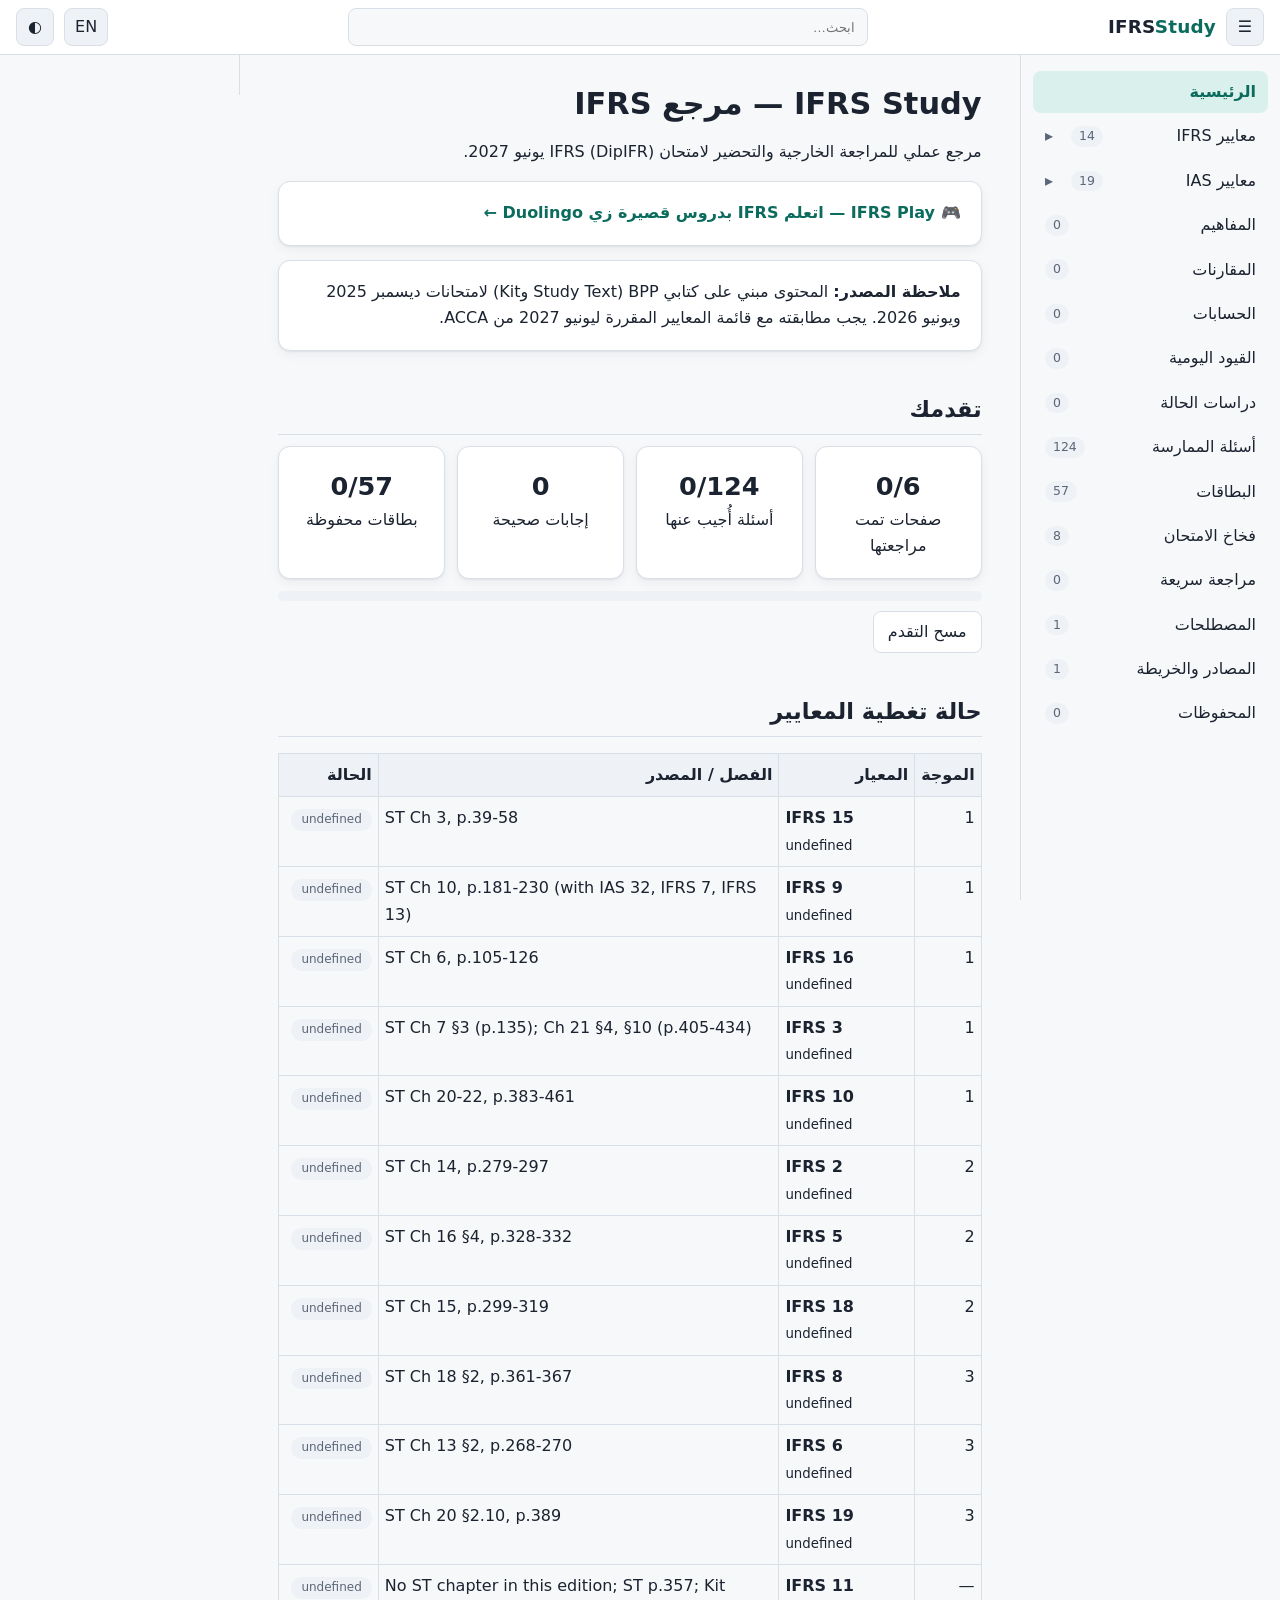
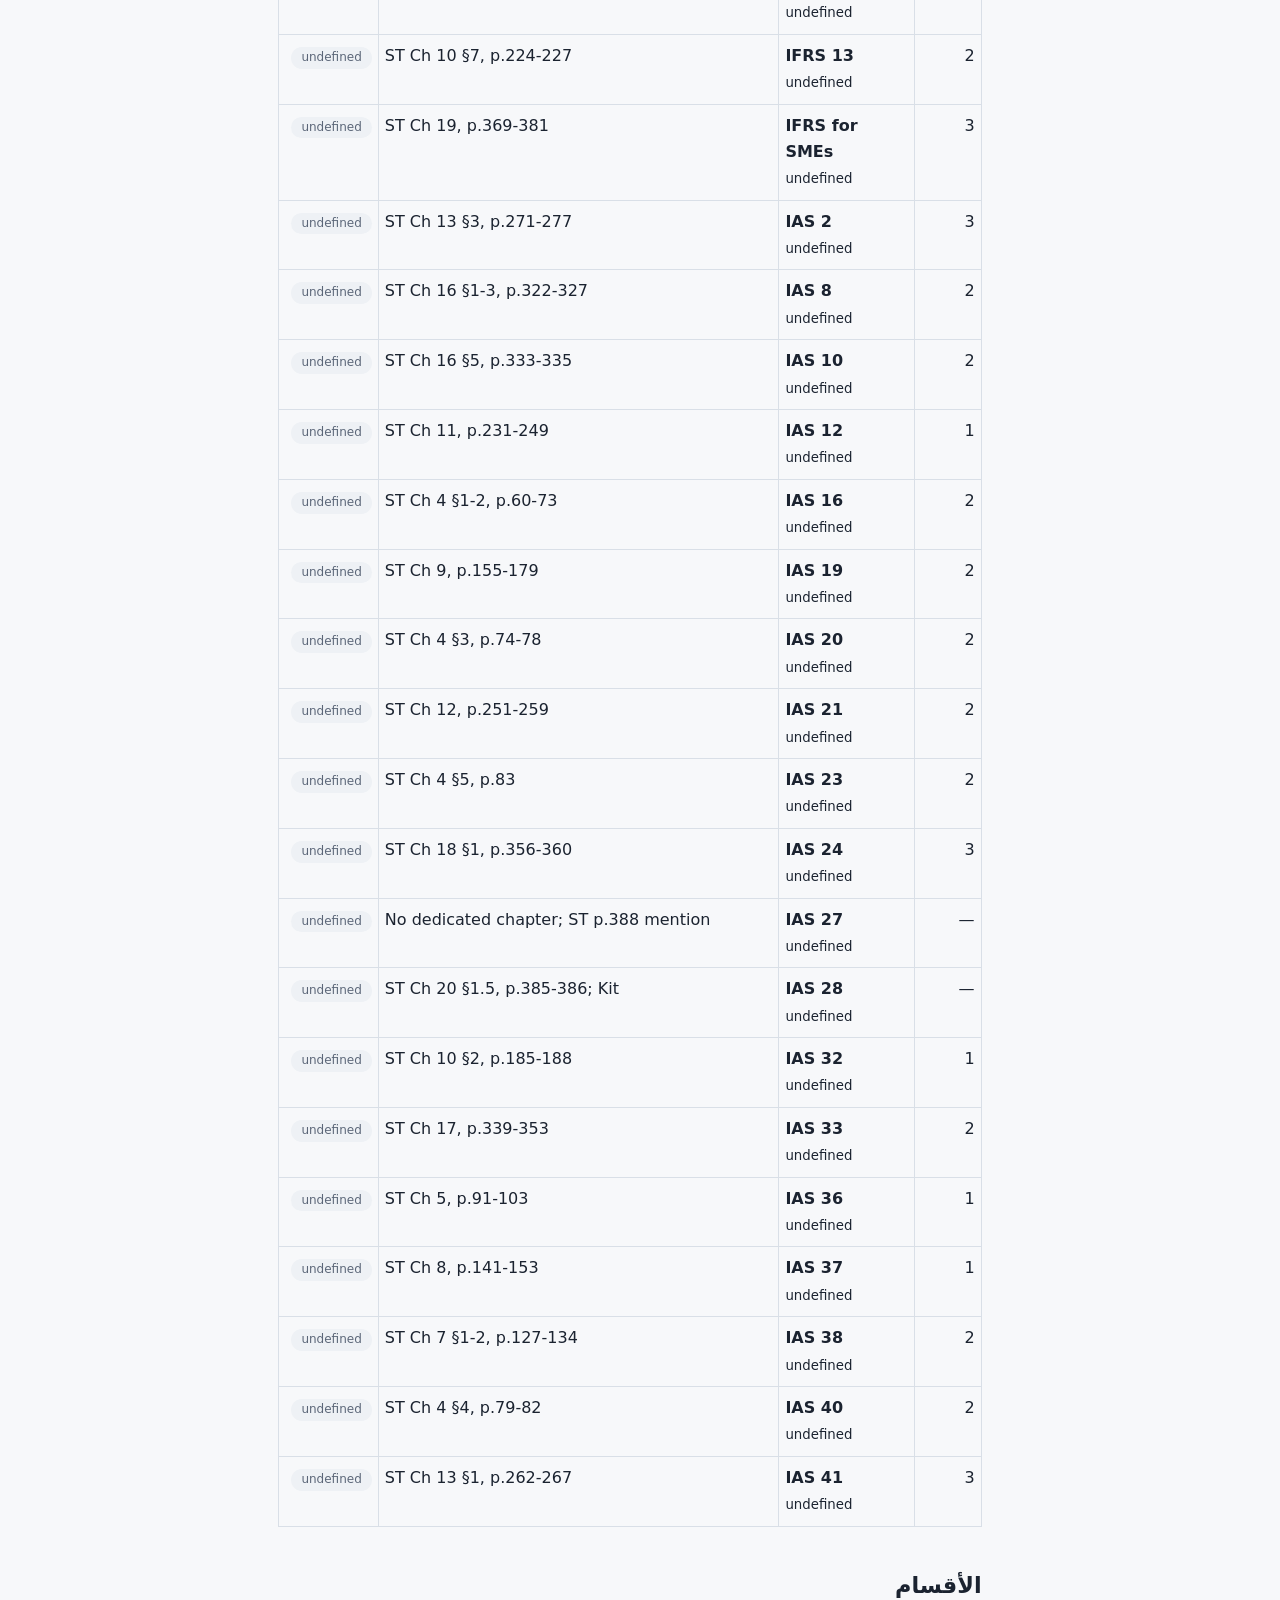
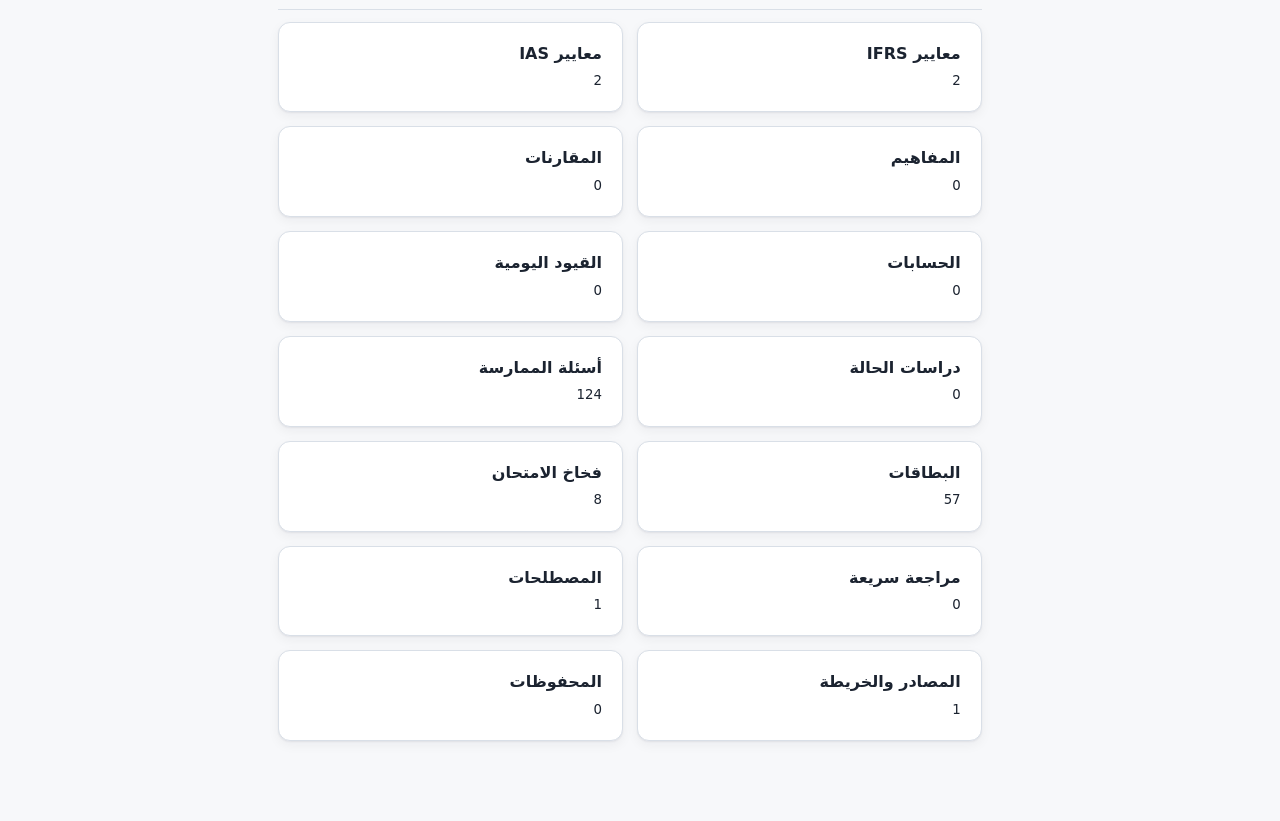
<file: site/index.html>
<!doctype html>
<html lang="ar" dir="rtl">
<head>
<meta charset="utf-8">
<meta name="viewport" content="width=device-width, initial-scale=1, viewport-fit=cover">
<meta name="theme-color" content="#0b6b5d">
<meta name="apple-mobile-web-app-capable" content="yes">
<meta name="mobile-web-app-capable" content="yes">
<meta name="apple-mobile-web-app-status-bar-style" content="default">
<meta name="apple-mobile-web-app-title" content="IFRS">
<link rel="apple-touch-icon" href="assets/icons/icon-180.png">
<link rel="icon" type="image/png" href="assets/icons/icon-192.png">
<link rel="manifest" href="manifest.webmanifest">
<title>IFRS Study Site</title>
<link rel="stylesheet" href="assets/style.css">
</head>
<body>
<header class="topbar">
  <button id="menuBtn" class="icon-btn" aria-label="Menu">☰</button>
  <a class="brand" href="#/home">IFRS<span>Study</span></a>
  <div class="search-wrap">
    <input id="search" type="search" placeholder="ابحث / Search…" autocomplete="off" aria-label="Search">
    <div id="searchResults" class="search-results" hidden></div>
  </div>
  <button id="langBtn" class="icon-btn" title="Language">EN</button>
  <button id="themeBtn" class="icon-btn" title="Dark / Light">◐</button>
</header>
<div class="layout">
  <nav id="sidebar" class="sidebar" aria-label="Sections"></nav>
  <main id="main" class="main" tabindex="-1"></main>
  <aside id="toc" class="toc" aria-label="Contents"></aside>
</div>
<div id="scrim" class="scrim" hidden></div>
<script src="assets/content.js"></script>
<script src="assets/app.js"></script>
<script>if("serviceWorker" in navigator && location.protocol==="https:") navigator.serviceWorker.register("sw.js");</script>
</body>
</html>
</file>
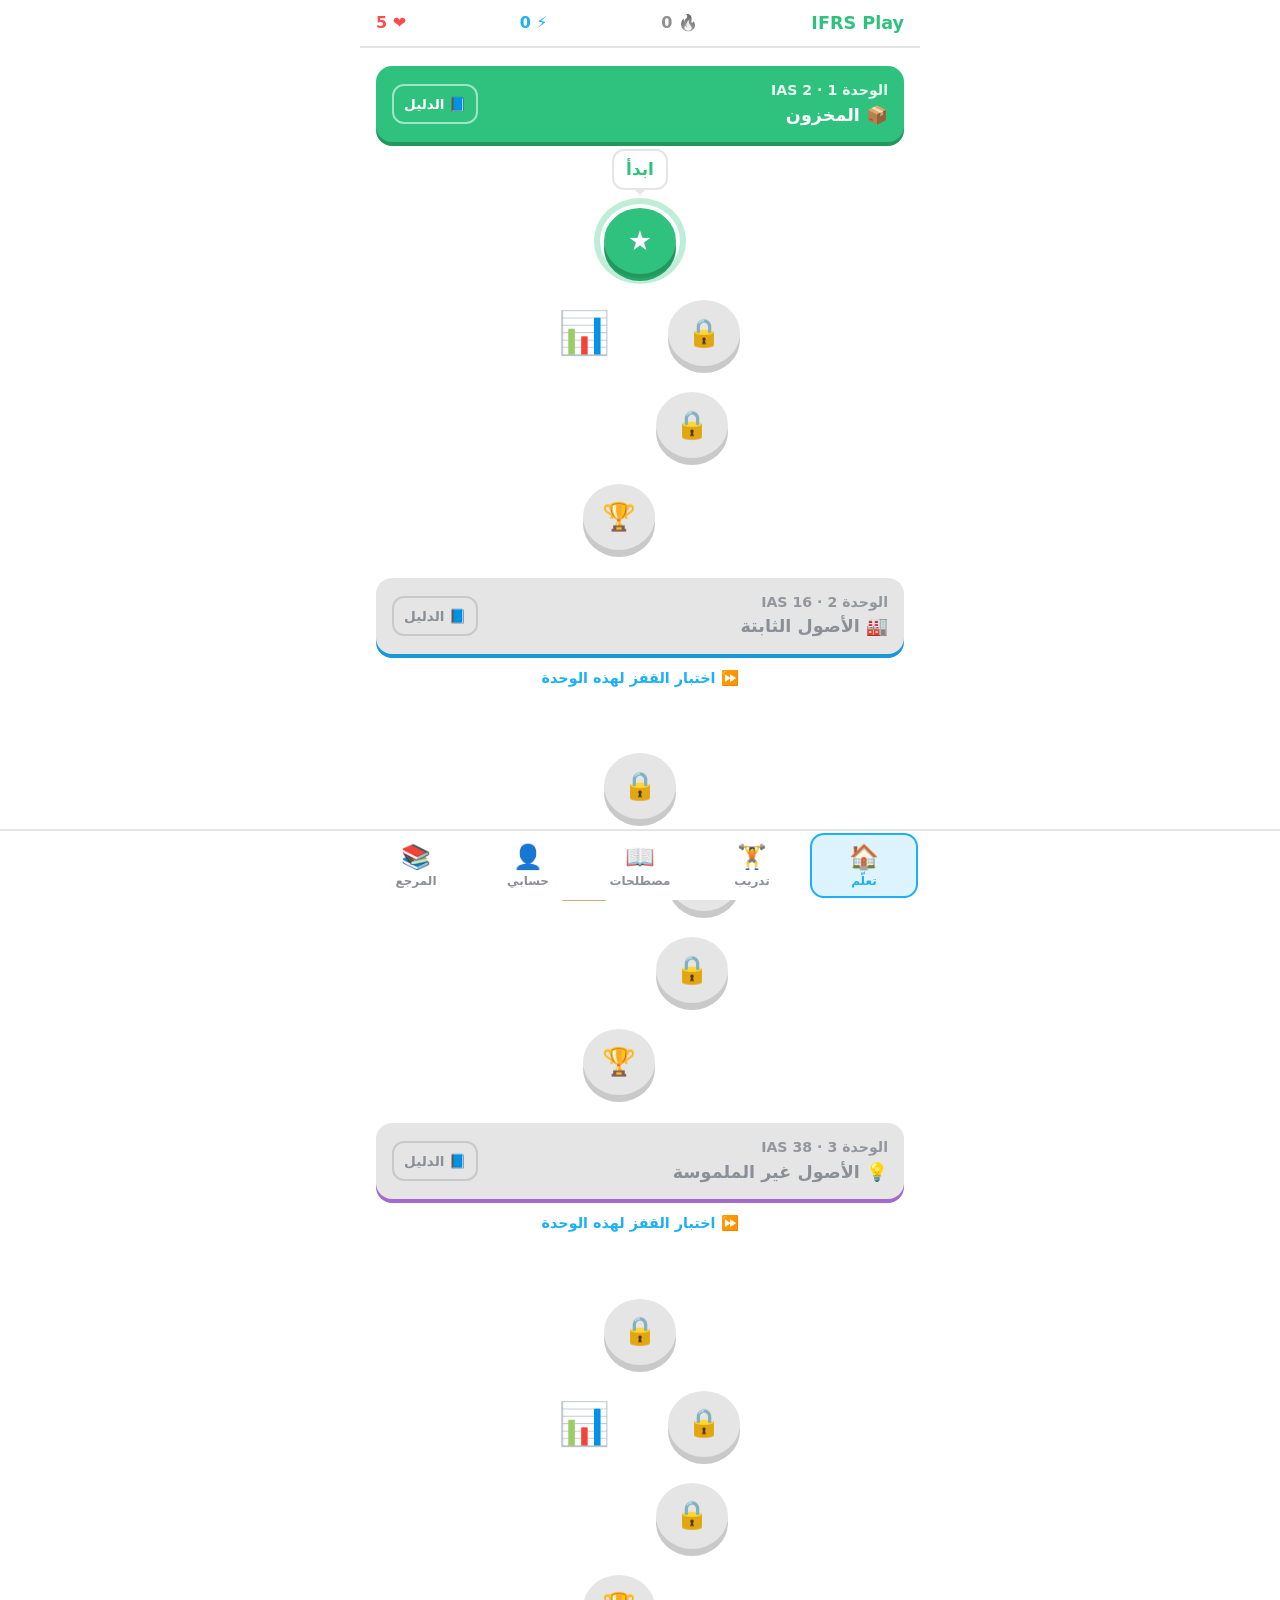
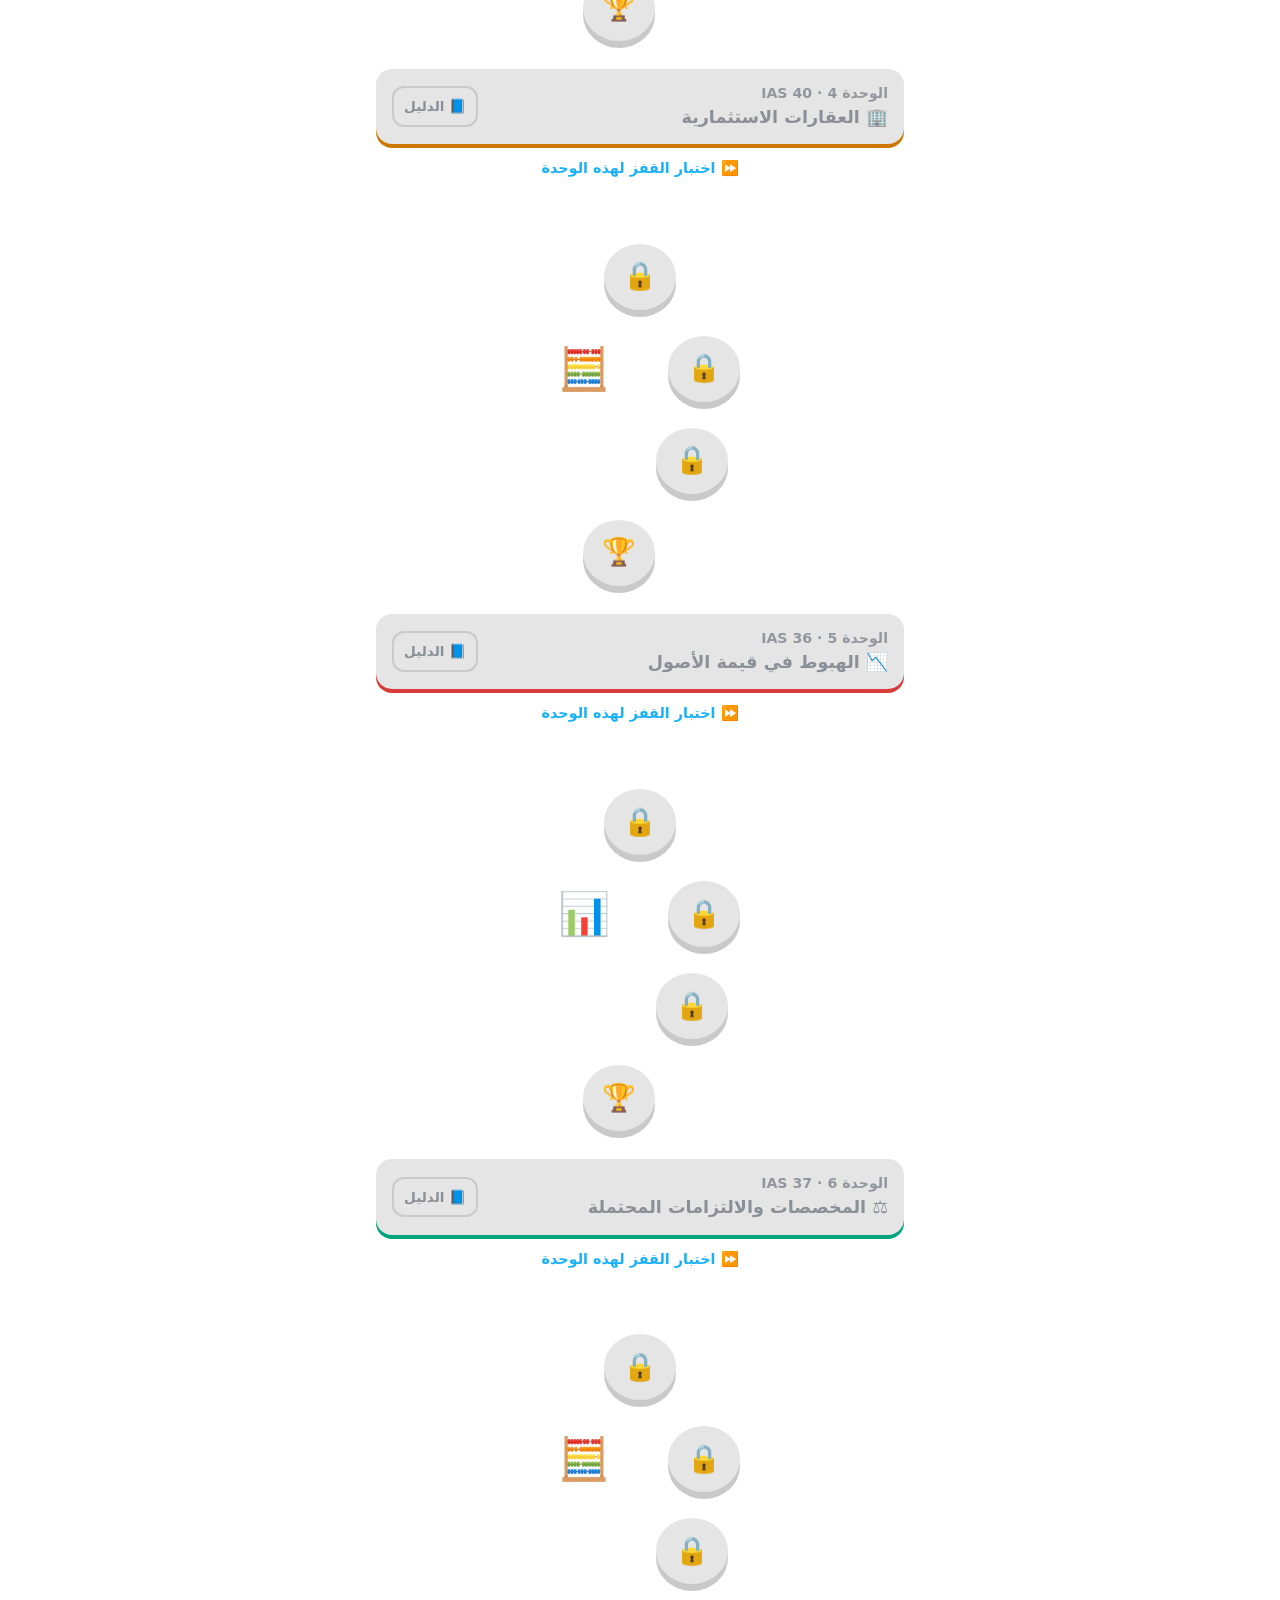
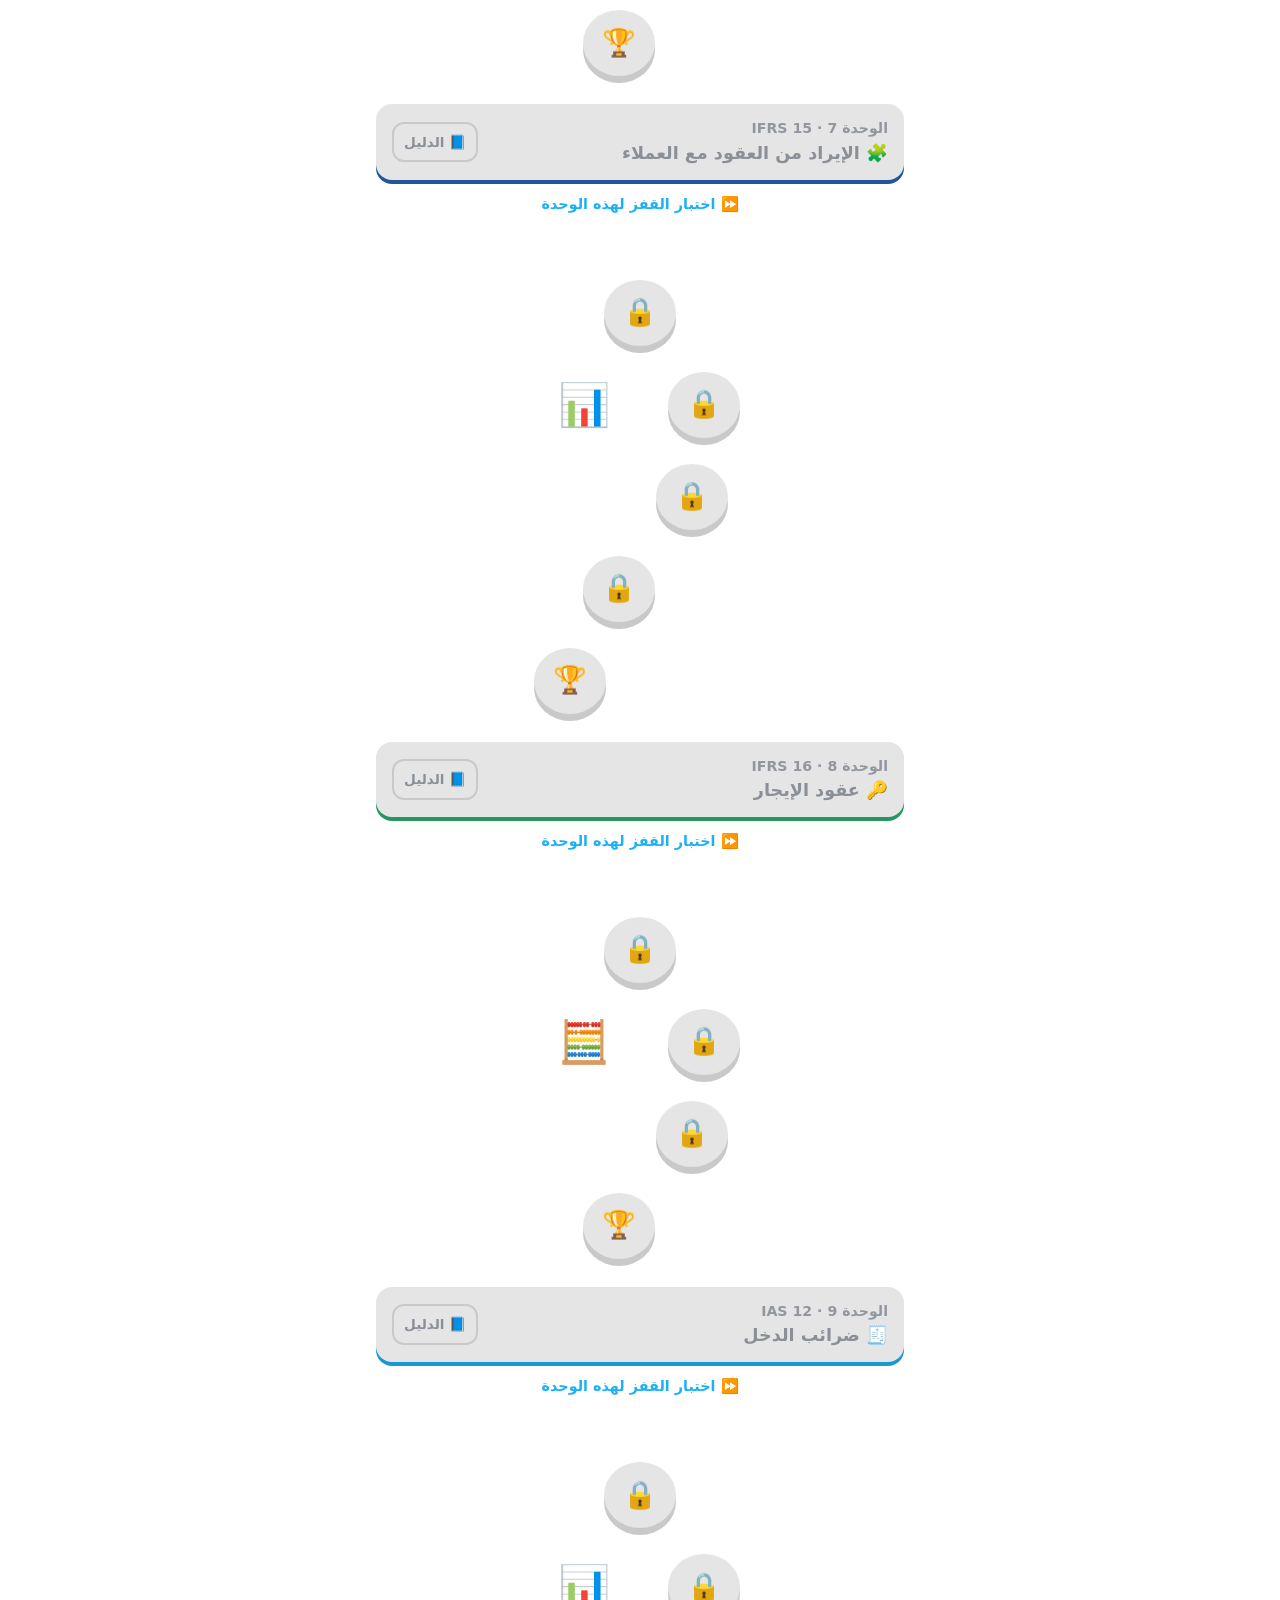
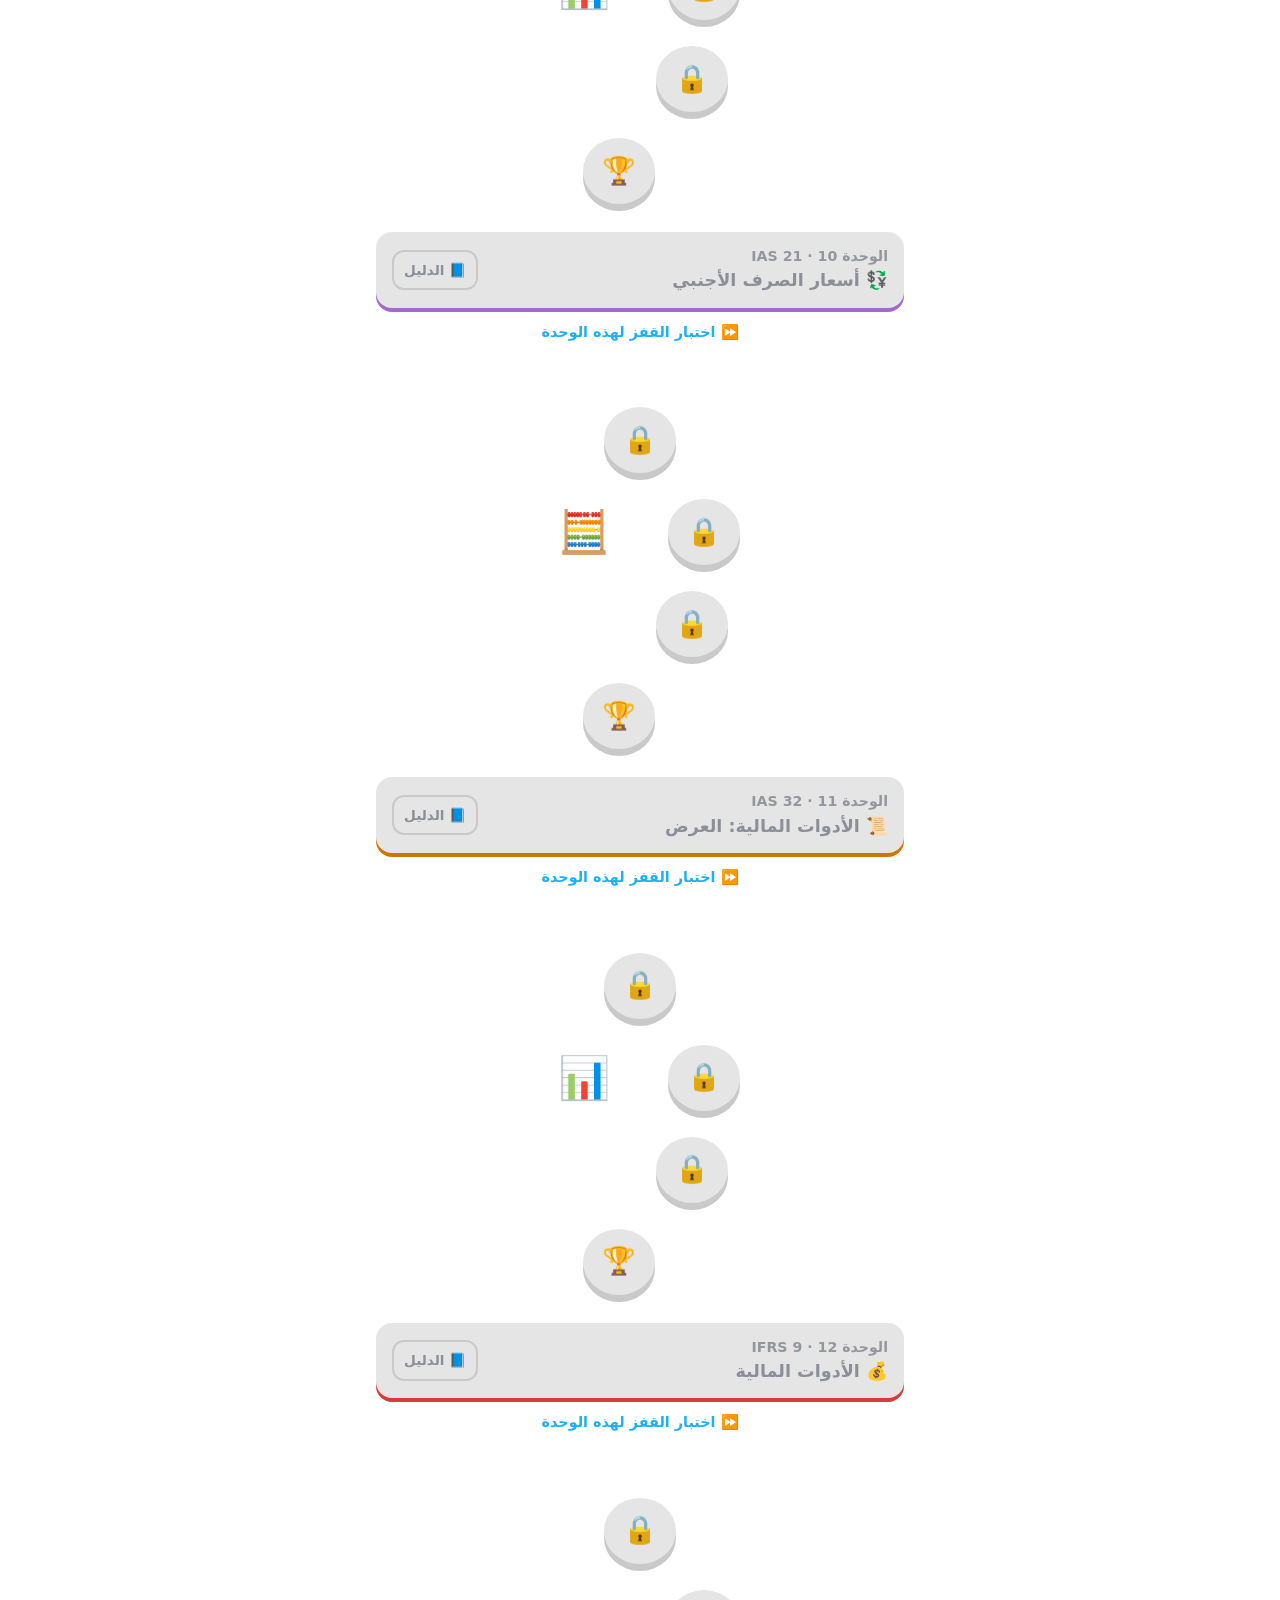
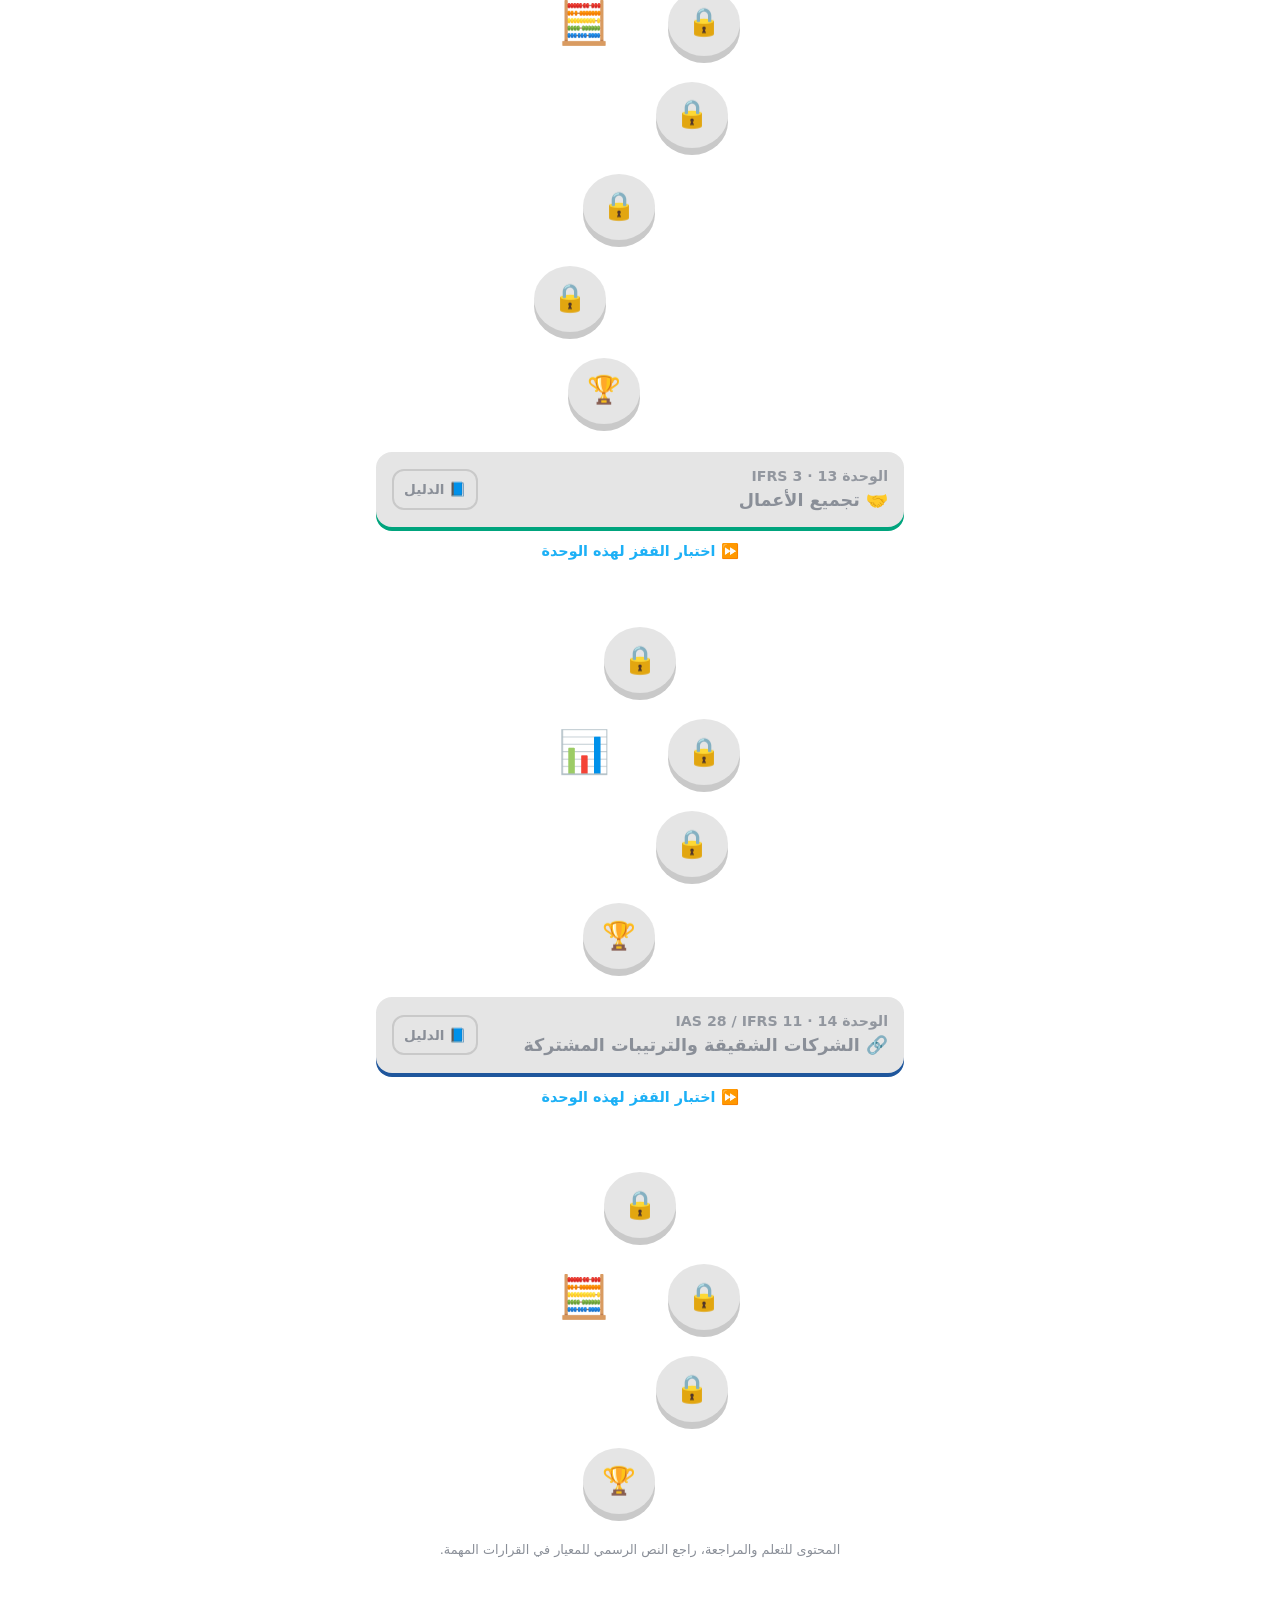
<file: site/learn/index.html>
<!doctype html>
<html lang="ar" dir="rtl">
<head>
<meta charset="utf-8">
<meta name="viewport" content="width=device-width, initial-scale=1, viewport-fit=cover, user-scalable=no">
<meta name="theme-color" content="#2ec27e">
<meta name="apple-mobile-web-app-capable" content="yes">
<meta name="mobile-web-app-capable" content="yes">
<meta name="apple-mobile-web-app-status-bar-style" content="default">
<meta name="apple-mobile-web-app-title" content="IFRS Play">
<link rel="apple-touch-icon" href="../assets/icons/icon-180.png">
<link rel="icon" type="image/png" href="../assets/icons/icon-192.png">
<link rel="manifest" href="manifest.webmanifest">
<title>IFRS Play</title>
<link rel="stylesheet" href="play.css">
</head>
<body>
<div id="app"></div>
<script src="data.js"></script>
<script src="play.js"></script>
<script>if("serviceWorker" in navigator && location.protocol==="https:") navigator.serviceWorker.register("../sw.js");</script>
</body>
</html>
</file>
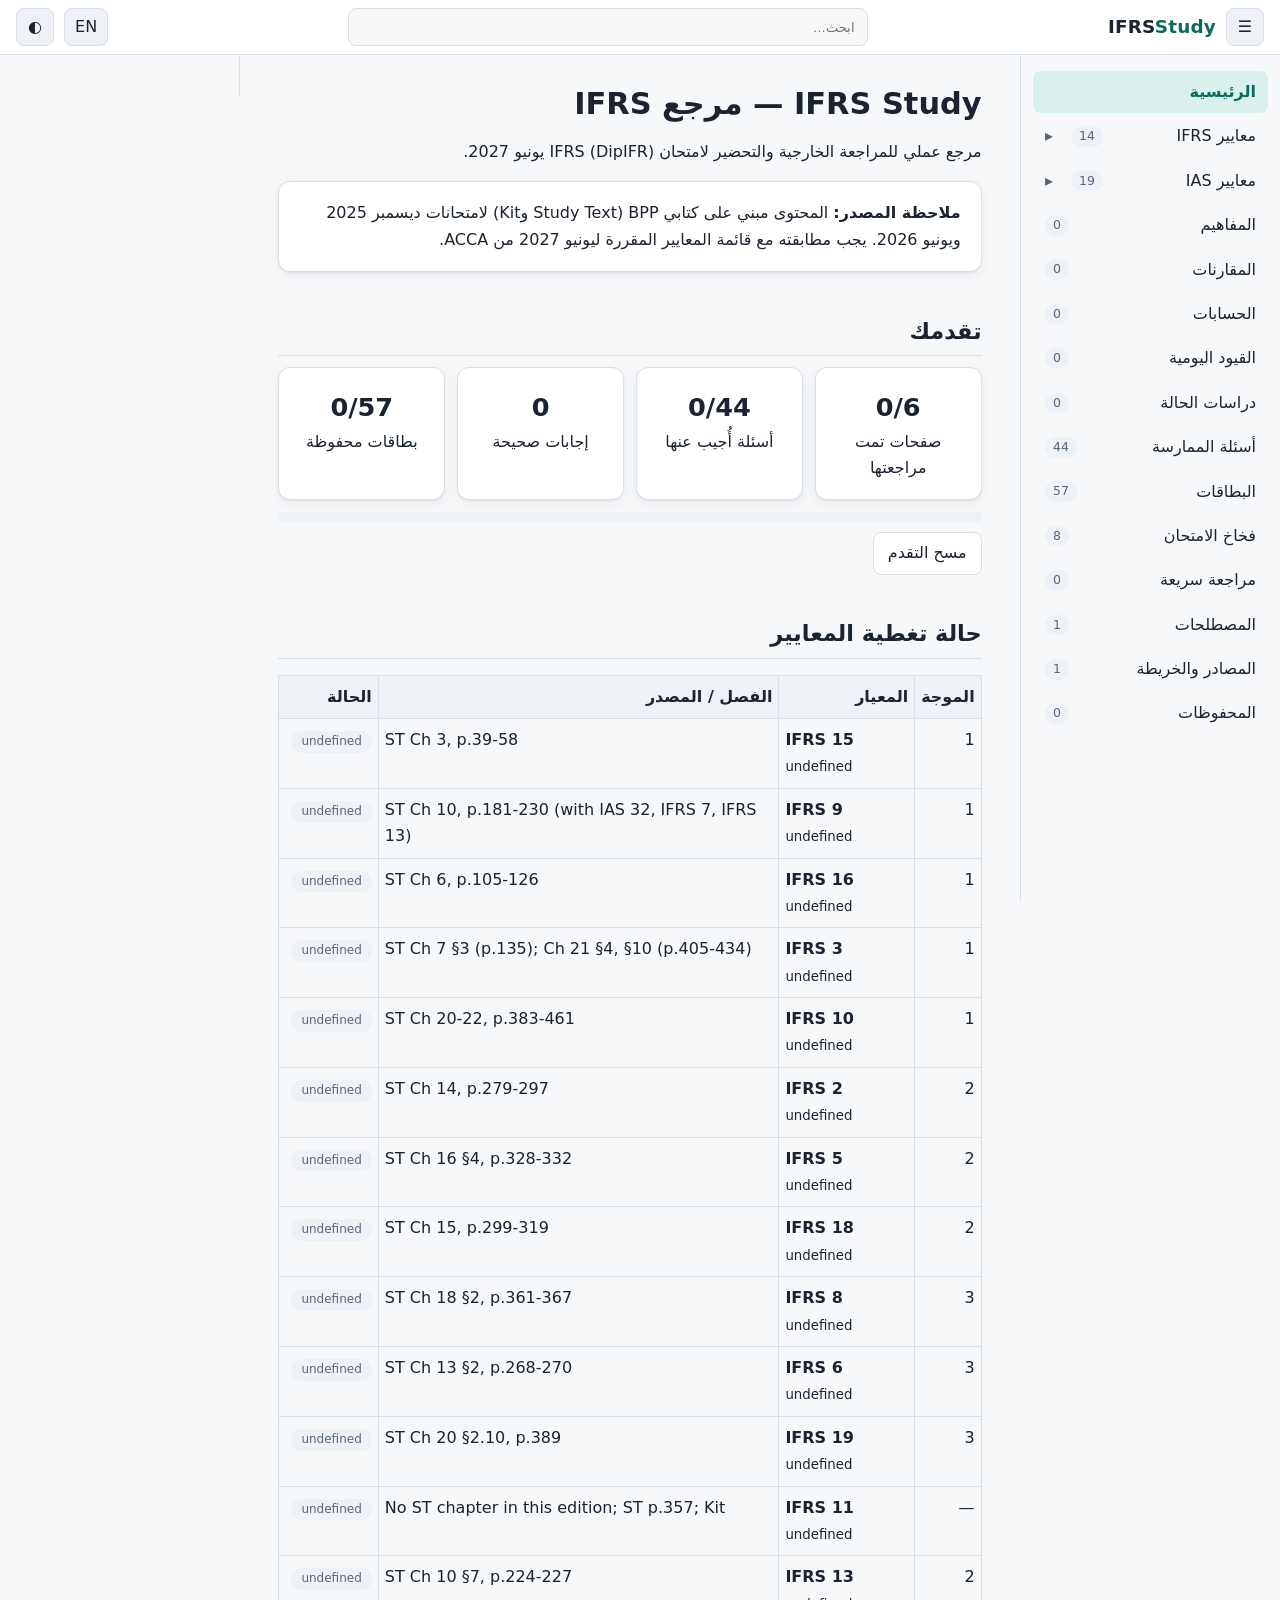
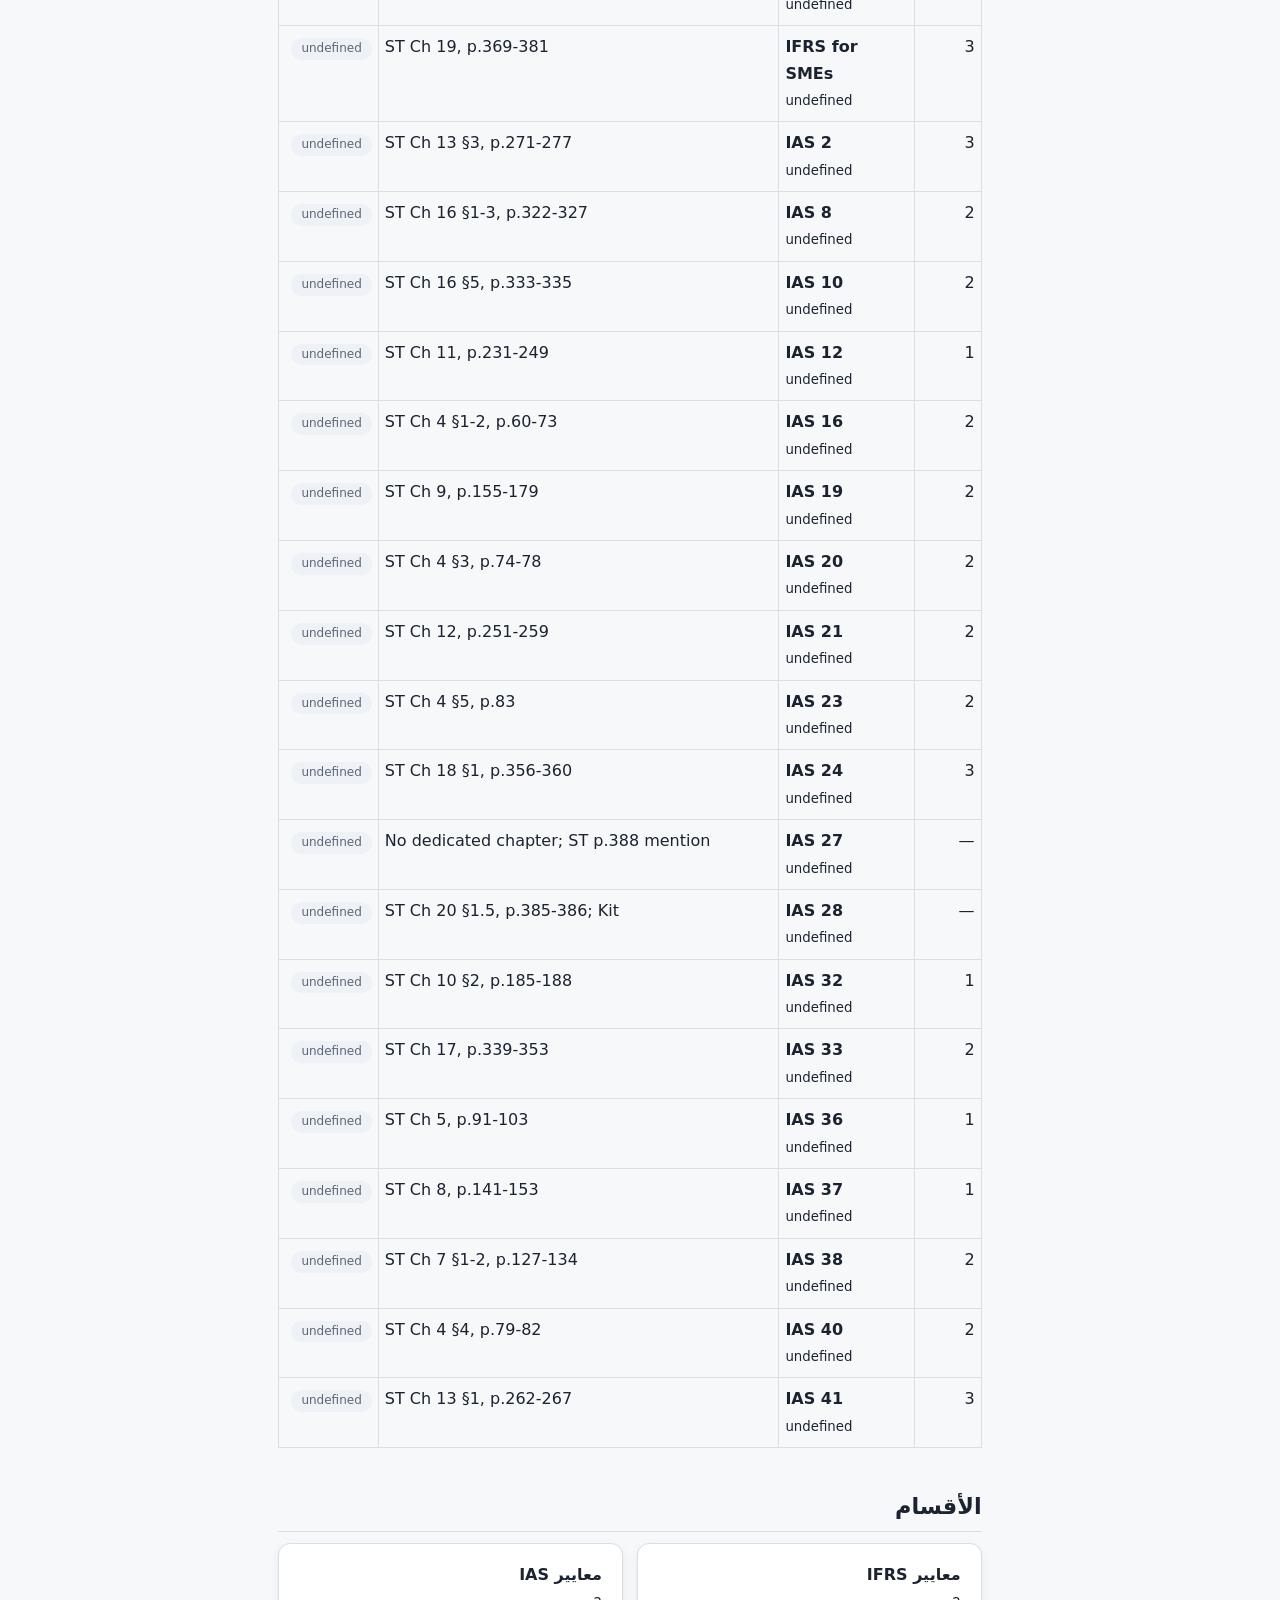
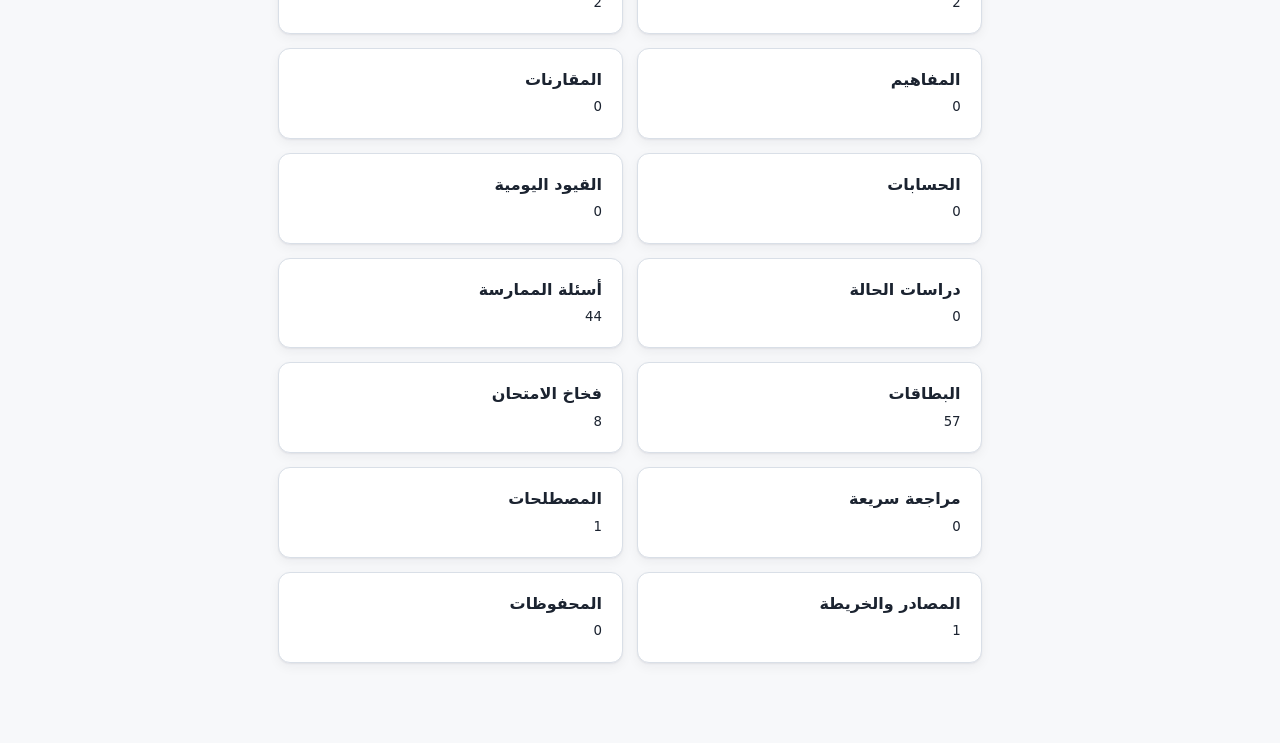
<file: download/IFRS-Study.html>
<!doctype html>
<html lang="ar" dir="rtl">
<head>
<meta charset="utf-8">
<meta name="viewport" content="width=device-width, initial-scale=1">
<title>IFRS Study Site</title>
<style>
:root{
  --bg:#f7f8fa; --surface:#ffffff; --surface2:#eef1f5; --text:#1b2330; --muted:#5b6678;
  --border:#d9dfe7; --accent:#0b6b5d; --accent-text:#ffffff; --accent-soft:#d9f0ec;
  --good:#17803d; --good-soft:#dff3e6; --bad:#b42318; --bad-soft:#fde6e3; --warn:#9a5b00; --warn-soft:#fff1d6;
  --shadow:0 1px 2px rgba(16,24,40,.06),0 4px 12px rgba(16,24,40,.05);
}
@media (prefers-color-scheme: dark){
  :root:not([data-theme="light"]){
    --bg:#0f141b; --surface:#171e28; --surface2:#1f2835; --text:#e6ebf2; --muted:#9aa6b8;
    --border:#2a3545; --accent:#3cc2ad; --accent-text:#06231e; --accent-soft:#12312d;
    --good:#5fd38a; --good-soft:#12301e; --bad:#ff8a7d; --bad-soft:#3a1814; --warn:#f5c26b; --warn-soft:#3a2a0c;
    --shadow:none;
  }
}
:root[data-theme="dark"]{
  --bg:#0f141b; --surface:#171e28; --surface2:#1f2835; --text:#e6ebf2; --muted:#9aa6b8;
  --border:#2a3545; --accent:#3cc2ad; --accent-text:#06231e; --accent-soft:#12312d;
  --good:#5fd38a; --good-soft:#12301e; --bad:#ff8a7d; --bad-soft:#3a1814; --warn:#f5c26b; --warn-soft:#3a2a0c;
  --shadow:none;
}
*{box-sizing:border-box}
html{scroll-behavior:smooth;scroll-padding-top:70px}
body{margin:0;background:var(--bg);color:var(--text);font:16px/1.65 system-ui,"Segoe UI",Tahoma,"Noto Naskh Arabic",Arial,sans-serif}
a{color:var(--accent)}
button{font:inherit;color:inherit;cursor:pointer}
.topbar{position:sticky;top:0;z-index:30;display:flex;align-items:center;gap:10px;padding:8px 16px;background:var(--surface);border-bottom:1px solid var(--border)}
.brand{font-weight:800;font-size:1.15rem;text-decoration:none;color:var(--text);letter-spacing:.2px}
.brand span{color:var(--accent)}
.icon-btn{border:1px solid var(--border);background:var(--surface2);border-radius:8px;min-width:38px;height:38px;padding:0 10px}

.search-wrap{position:relative;flex:1;max-width:520px;margin-inline:auto}
#search{width:100%;height:38px;border:1px solid var(--border);background:var(--bg);color:var(--text);border-radius:8px;padding:0 12px}
.search-results{position:absolute;inset-inline:0;top:44px;max-height:70vh;overflow:auto;background:var(--surface);border:1px solid var(--border);border-radius:10px;box-shadow:var(--shadow)}
.search-results a{display:block;padding:10px 14px;text-decoration:none;color:var(--text);border-bottom:1px solid var(--border)}
.search-results a:hover,.search-results a:focus{background:var(--accent-soft)}
.search-results small{display:block;color:var(--muted)}
.layout{display:grid;grid-template-columns:260px minmax(0,1fr) 240px;gap:0;max-width:1500px;margin:0 auto}
.sidebar{position:sticky;top:55px;align-self:start;height:calc(100vh - 55px);overflow:auto;padding:16px 12px;border-inline-end:1px solid var(--border)}
.sidebar a{display:flex;justify-content:space-between;align-items:center;gap:8px;padding:8px 12px;border-radius:8px;text-decoration:none;color:var(--text);margin-bottom:2px}
.sidebar a:hover{background:var(--surface2)}
.sidebar a.active{background:var(--accent-soft);color:var(--accent);font-weight:700}
.sidebar .count{font-size:.78rem;color:var(--muted);background:var(--surface2);border-radius:99px;padding:0 8px}
.sidebar .sub{margin:2px 0 8px;padding-inline-start:14px}
.sidebar .sub a{font-size:.9rem;padding:5px 10px;color:var(--muted)}
.sidebar .sub a.active{color:var(--accent)}
.main{padding:24px clamp(16px,3vw,40px) 80px;min-width:0;outline:none}
.toc{position:sticky;top:55px;align-self:start;max-height:calc(100vh - 55px);overflow:auto;padding:20px 12px;font-size:.88rem;border-inline-start:1px solid var(--border)}
.toc h4{margin:0 0 8px;color:var(--muted);font-weight:600}
.toc a{display:block;padding:3px 8px;color:var(--muted);text-decoration:none;border-inline-start:2px solid transparent}
.toc a.l3{padding-inline-start:20px}
.toc a.on{color:var(--accent);border-inline-start-color:var(--accent)}
.card{background:var(--surface);border:1px solid var(--border);border-radius:12px;padding:18px 20px;box-shadow:var(--shadow)}
.grid{display:grid;grid-template-columns:repeat(auto-fill,minmax(250px,1fr));gap:14px}
.grid a.card{text-decoration:none;color:var(--text);display:block}
.grid a.card:hover{border-color:var(--accent)}
h1{font-size:1.9rem;line-height:1.25;margin:.2em 0 .5em}
h2{font-size:1.4rem;margin:1.8em 0 .5em;padding-bottom:.25em;border-bottom:1px solid var(--border)}
h3{font-size:1.15rem;margin:1.4em 0 .4em}
.badge{display:inline-block;font-size:.75rem;border-radius:99px;padding:1px 10px;background:var(--surface2);color:var(--muted);margin-inline-end:6px}
.badge.ready{background:var(--good-soft);color:var(--good)} .badge.planned{background:var(--warn-soft);color:var(--warn)}
.meta{display:flex;flex-wrap:wrap;gap:6px;margin:6px 0 14px}
.actions{display:flex;flex-wrap:wrap;gap:8px;margin:10px 0 18px}
.btn{border:1px solid var(--border);background:var(--surface);border-radius:8px;padding:7px 14px}
.btn:hover{border-color:var(--accent)}
.btn.primary{background:var(--accent);color:var(--accent-text);border-color:var(--accent);font-weight:600}
.btn.on{background:var(--accent-soft);color:var(--accent);border-color:var(--accent)}
.md table{border-collapse:collapse;width:100%;display:block;overflow-x:auto;margin:1em 0}
.md th,.md td{border:1px solid var(--border);padding:7px 10px;vertical-align:top;text-align:start}
.md th{background:var(--surface2)}
.md blockquote{margin:1em 0;padding:.4em 1em;border-inline-start:4px solid var(--accent);background:var(--accent-soft);border-radius:6px}
.md code{background:var(--surface2);padding:1px 6px;border-radius:5px;font-size:.92em;direction:ltr;unicode-bidi:embed}
.md pre{background:var(--surface2);padding:12px;border-radius:8px;overflow:auto;direction:ltr;text-align:left}
.md pre code{background:none;padding:0}
.md ul,.md ol{padding-inline-start:1.6em}
.pager{display:flex;justify-content:space-between;gap:10px;margin-top:36px}
.pager a{flex:1;text-decoration:none;border:1px solid var(--border);border-radius:10px;padding:10px 14px;background:var(--surface);color:var(--text)}
.pager small{display:block;color:var(--muted)}
.bar{height:10px;background:var(--surface2);border-radius:99px;overflow:hidden}
.bar>i{display:block;height:100%;background:var(--accent)}
.filters{display:flex;flex-wrap:wrap;gap:8px;margin:12px 0 18px}
select{height:38px;border:1px solid var(--border);border-radius:8px;background:var(--surface);color:var(--text);padding:0 10px}
.opt{display:block;width:100%;text-align:start;margin:8px 0;padding:10px 14px;border:1px solid var(--border);border-radius:10px;background:var(--surface)}
.opt:hover:not([disabled]){border-color:var(--accent)}
.opt.right{background:var(--good-soft);border-color:var(--good)}
.opt.wrong{background:var(--bad-soft);border-color:var(--bad)}
.explain{margin-top:14px;padding:12px 14px;border-radius:10px;background:var(--surface2)}
.flash{min-height:220px;display:flex;align-items:center;justify-content:center;text-align:center;font-size:1.25rem;padding:28px;cursor:pointer;user-select:none}
.flash small{display:block;color:var(--muted);margin-top:12px;font-size:.8rem}
.empty{color:var(--muted);padding:30px;text-align:center}
.scrim{position:fixed;inset:0;background:rgba(0,0,0,.4);z-index:20}
.stats{display:flex;gap:12px;flex-wrap:wrap}
.stats .card{flex:1;min-width:150px;text-align:center}
.stats b{font-size:1.6rem;display:block}
table.plain{width:100%;border-collapse:collapse}
table.plain td,table.plain th{border-bottom:1px solid var(--border);padding:8px 6px;text-align:start}
@media (max-width:1100px){.layout{grid-template-columns:240px minmax(0,1fr)}.toc{display:none}}
@media (max-width:760px){
  #menuBtn{display:inline-block}
  .layout{grid-template-columns:minmax(0,1fr)}
  .sidebar{position:fixed;top:55px;bottom:0;inset-inline-start:0;width:280px;height:auto;z-index:25;background:var(--surface);transform:translateX(-110%);transition:transform .2s}
  html[dir="rtl"] .sidebar{transform:translateX(110%)}
  .sidebar.open{transform:none!important}
  .brand{font-size:1rem}
}
@media print{.topbar,.sidebar,.toc,.pager,.actions{display:none!important}.layout{display:block}}
.main,.md{overflow-wrap:anywhere}
.md table{overflow-wrap:normal}

.sidebar .grp{margin-bottom:2px}
.sidebar .grow{display:flex;align-items:center;gap:6px;border-radius:8px}
.sidebar .grow.active{background:var(--accent-soft)}
.sidebar .grow a{flex:1;margin:0;padding:8px 12px}
.sidebar .grow .count{font-size:.78rem;color:var(--muted);background:var(--surface2);border-radius:99px;padding:0 8px}
.sidebar .chev{border:0;background:transparent;font-size:1rem;width:32px;height:32px;border-radius:8px;color:var(--muted)}
.sidebar .chev:hover{background:var(--surface2)}
.sidebar .sub{max-height:60vh;overflow:auto}
.sidebar .sub a .dot{width:9px;height:9px;border-radius:50%;background:var(--border);flex:none}
.sidebar .sub a .dot.ok{background:var(--good)} .sidebar .sub a .dot.part{background:var(--warn)}
body.nomenu .layout{grid-template-columns:minmax(0,1fr) 240px}
body.nomenu .sidebar{display:none}
@media (max-width:1100px){body.nomenu .layout{grid-template-columns:minmax(0,1fr)}}
.tabs{display:flex;gap:6px;margin:6px 0 18px;border-bottom:1px solid var(--border);overflow-x:auto}
.tab{border:0;background:transparent;padding:9px 16px;border-bottom:3px solid transparent;color:var(--muted);white-space:nowrap}
.tab.on{color:var(--accent);border-bottom-color:var(--accent);font-weight:700}
/* visual blocks */
.vbox{border-radius:12px;margin:1.2em 0;border:1px solid var(--border);border-inline-start-width:5px;background:var(--surface);overflow:hidden}
.vbox .vt{padding:8px 14px;font-weight:700;background:var(--surface2)}
.vbox .vb{padding:4px 14px 10px}
.vbox .vb>:first-child{margin-top:.6em}
.vbox.tip{border-inline-start-color:var(--accent)} .vbox.tip .vt{background:var(--accent-soft);color:var(--accent)}
.vbox.warn,.vbox.trap{border-inline-start-color:var(--warn)} .vbox.warn .vt,.vbox.trap .vt{background:var(--warn-soft);color:var(--warn)}
.vbox.example{border-inline-start-color:var(--good)} .vbox.example .vt{background:var(--good-soft);color:var(--good)}
.vbox.keyterm{border-inline-start-color:#6b5bd2} .vbox.keyterm .vt{background:var(--surface2);color:#6b5bd2}
.vbox.summary{border-inline-start-color:var(--muted)}
.flow{display:flex;flex-wrap:wrap;align-items:stretch;gap:8px;margin:1.2em 0}
.fstep{flex:1 1 150px;min-width:130px;background:var(--surface);border:1px solid var(--border);border-top:4px solid var(--accent);border-radius:10px;padding:10px 12px;position:relative}
.fstep .fn{display:inline-flex;width:24px;height:24px;border-radius:50%;background:var(--accent);color:var(--accent-text);align-items:center;justify-content:center;font-size:.8rem;font-weight:700;margin-inline-end:6px}
.fstep small{display:block;color:var(--muted);margin-top:4px;line-height:1.4}
.farrow{align-self:center;color:var(--muted);font-size:1.2rem}
.flow:dir(rtl) .farrow{transform:scaleX(-1)}
@media (max-width:760px){.flow{flex-direction:column}.farrow{transform:rotate(90deg)!important;align-self:center}}
.timeline{margin:1.2em 0;border-inline-start:3px solid var(--border);padding-inline-start:18px}
.tl{position:relative;padding:0 0 14px}
.tl i{position:absolute;inset-inline-start:-27px;top:5px;width:13px;height:13px;border-radius:50%;background:var(--accent);border:3px solid var(--bg)}
.tl b{display:block}.tl span{color:var(--muted)}
.journal{margin:1.2em 0;border:1px solid var(--border);border-radius:12px;overflow:hidden;background:var(--surface)}
.journal .vt{padding:8px 14px;font-weight:700;background:var(--surface2)}
.journal table{width:100%;border-collapse:collapse}
.journal th,.journal td{padding:7px 12px;border-top:1px solid var(--border);text-align:start}
.journal th{background:var(--surface2);font-size:.85rem;color:var(--muted)}
.journal td:nth-child(2),.journal td:nth-child(3),.journal th:nth-child(2),.journal th:nth-child(3){width:110px;text-align:end;font-variant-numeric:tabular-nums}
.journal tr.dr td:first-child{font-weight:600}
.journal .jn{padding:8px 14px;color:var(--muted);border-top:1px solid var(--border);font-size:.92rem}
.bars{margin:1.2em 0;padding:12px 14px;border:1px solid var(--border);border-radius:12px;background:var(--surface)}
.bars .vt,.split .vt{font-weight:700;margin-bottom:8px}
.brow{display:grid;grid-template-columns:minmax(90px,30%) 1fr auto;gap:10px;align-items:center;margin:6px 0}
.bt{height:16px;background:var(--surface2);border-radius:99px;overflow:hidden}
.bt i{display:block;height:100%;background:var(--accent);border-radius:99px}.bt i.neg{background:var(--bad)}
.bv{font-variant-numeric:tabular-nums;font-size:.92rem;direction:ltr}
.split{margin:1.2em 0;padding:12px 14px;border:1px solid var(--border);border-radius:12px;background:var(--surface)}
.sbar{display:flex;height:34px;border-radius:8px;overflow:hidden;direction:ltr}
.sbar i{display:flex;align-items:center;justify-content:center;color:#fff;font-style:normal;font-size:.85rem;font-weight:700;min-width:2px}
.slg{display:flex;flex-wrap:wrap;gap:6px 16px;margin-top:10px;font-size:.92rem}
.slg i{display:inline-block;width:12px;height:12px;border-radius:3px;margin-inline-end:6px}
.c0{background:#0b6b5d}.c1{background:#c2570c}.c2{background:#6b5bd2}.c3{background:#b42318}.c4{background:#1b6fb3}.c5{background:#7a7f1a}
.tree{margin:1.2em 0}.tree ul{list-style:none;margin:0;padding-inline-start:22px;border-inline-start:2px solid var(--border)}
.tree>ul{border:0;padding-inline-start:0}
.tree li{margin:6px 0}
.tree .tn{display:inline-block;background:var(--surface);border:1px solid var(--border);border-radius:8px;padding:5px 11px}
.tree em{font-style:normal;font-size:.78rem;font-weight:700;border-radius:99px;padding:1px 9px;margin-inline-end:6px}
.tree em.y{background:var(--good-soft);color:var(--good)}.tree em.n{background:var(--bad-soft);color:var(--bad)}

.bars,.split,.journal,.flow,.timeline,.tree{text-align:start}
.sbar{direction:ltr}
.toc a.l1{font-weight:700;color:var(--text);margin-top:6px}
.toc a.l3{padding-inline-start:20px}

</style>
</head>
<body>
<header class="topbar">
  <button id="menuBtn" class="icon-btn" aria-label="Menu">☰</button>
  <a class="brand" href="#/home">IFRS<span>Study</span></a>
  <div class="search-wrap">
    <input id="search" type="search" placeholder="ابحث / Search…" autocomplete="off" aria-label="Search">
    <div id="searchResults" class="search-results" hidden></div>
  </div>
  <button id="langBtn" class="icon-btn" title="Language">EN</button>
  <button id="themeBtn" class="icon-btn" title="Dark / Light">◐</button>
</header>
<div class="layout">
  <nav id="sidebar" class="sidebar" aria-label="Sections"></nav>
  <main id="main" class="main" tabindex="-1"></main>
  <aside id="toc" class="toc" aria-label="Contents"></aside>
</div>
<div id="scrim" class="scrim" hidden></div>
<script>
window.IFRS_DATA = {"pages": [{"id": "ifrs/ifrs-15", "section": "ifrs", "title": "IFRS 15 — Revenue from Contracts with Customers / الإيراد من العقود مع العملاء", "standard": "IFRS 15", "version": "As taught in BPP DipIFR Study Text 2025-26 (21st ed.), Ch 3", "effective_date": "Issued May 2014 (ST p.40). Effective date: exact source reference could not be verified from the uploaded document.", "source": "Study Text Ch 3 (p.39-58); Kit Q2, Q3, Q4, Q9, Q15, Q33", "body": "\n# Overview / نظرة عامة\n\n```summary\n# الفكرة في سطر واحد\nالإيراد يُسجَّل عندما تنتقل **السيطرة** على السلعة أو الخدمة إلى العميل، وبالمبلغ الذي تتوقع المنشأة أن تستحقه. (ST p.40)\n```\n\n**Simple explanation.** You promised something to a customer. When you hand over control of it, you can record revenue. If the job takes months (a building), you record revenue as the work progresses.\n\n**Technical explanation.** IFRS 15 sets one model for all contracts with customers. Its core principle is that revenue depicts the transfer of promised goods or services in an amount that reflects the consideration the entity expects to be entitled to. Transfer is judged by **control**: the ability to direct the use of the asset and obtain substantially all of its remaining benefits (ST p.40).\n\n# Scope and key definitions / النطاق والتعريفات\n\nIFRS 15 applies to all contracts with customers except (ST p.41, para. 5 as quoted):\n- Leases (IFRS 16)\n- Insurance contracts (IFRS 4)\n- Financial instruments and other rights and obligations in the scope of IFRS 9, IFRS 10, IFRS 11, IAS 27 or IAS 28\n- Non-monetary exchanges between entities in the same line of business\n\n| Term | العربية | Meaning (own wording, from ST p.41) |\n|---|---|---|\n| Contract | عقد | Agreement between two or more parties that creates enforceable rights and obligations |\n| Performance obligation | التزام أداء | Promise to transfer a distinct good or service (or a series of distinct, substantially the same goods or services) |\n| Transaction price | سعر المعاملة | Amount the entity expects to be entitled to, excluding amounts collected for third parties (e.g. sales tax) |\n| Stand-alone selling price | سعر البيع المنفرد | Price at which the entity would sell the good or service separately |\n| Contract asset | أصل العقد | Right to consideration for goods/services already transferred, **conditional on something other than time** (e.g. future performance) |\n| Receivable | ذمة مدينة | Right to consideration that is **unconditional**: only time must pass |\n| Contract liability | التزام العقد | Obligation to transfer goods/services for which the entity has already received (or is due) consideration |\n\n```tip\n# Sales tax is not revenue\nVAT and similar taxes collected only for third parties are not an economic benefit to the entity, so they are excluded from revenue. (ST p.41)\n```\n\n# The five-step model / نموذج الخطوات الخمس\n\n```flow\nIdentify the contract :: Step 1\nIdentify the performance obligations :: Step 2\nDetermine the transaction price :: Step 3\nAllocate the price to the obligations :: Step 4\nRecognise revenue when (or as) each obligation is satisfied :: Step 5\n```\n\n```warn\n# Exam point (ST p.42)\nDo **not** just list the five steps unless the question asks for them. The examiner's report for June 2024 raised this again. Apply the steps to the facts instead.\n```\n\n## Step 1 — The contract (ST p.42, paras. 9-10)\n\nA contract is within IFRS 15 only when all of these are met:\n- The parties approved it and are committed to it\n- Each party's rights over the goods/services can be identified\n- Payment terms can be identified\n- It has commercial substance\n- Collection of the consideration is probable\n\nIt can be written, verbal or implied.\n\n## Step 2 — Performance obligations (ST p.42-43)\n\nA promised good or service is **distinct** if both are true:\n\n```tree\nIs it distinct?\n  Y: Can the customer benefit from it on its own (or with resources readily available)?\n    Y: Is the promise separately identifiable from the other promises in the contract?\n      Y: **Separate performance obligation**\n      N: Combine with the other promises (they form one combined output)\n    N: Combine with other promises\n```\n\n```example\n# Office Solutions and CommSoft (ST p.43)\nContract with Logisticity: (a) software licence, (b) installation (no customisation), (c) 3 years of technical support, (d) 3 years of updates.\nOther companies can install and support CommSoft, and the software works without updates or support.\n**Conclusion:** each item is distinct, so there are **four performance obligations**. The installation does not significantly modify the software, so it is a separate output, not an input to a combined one.\n```\n\n## Step 3 — Transaction price (ST p.43-44, paras. 47-72)\n\nThe price includes the **probability-weighted estimate of variable consideration** (discounts, rebates, refunds, price concessions, credits, penalties), the effect of customer credit risk, and the time value of money if material.\n\n```keyterm\n# The constraint on variable consideration\nVariable amounts are included only where it is **highly probable** that there will not be a significant reversal of revenue when the uncertainty is resolved. (ST p.43)\n```\n\n### Example A — Volume discount (Taplop, ST p.43-44)\n\nPrice $500 per laptop, falling retrospectively to $450 if TrillCo buys more than 500 in the year.\n\n```timeline\nQuarter to 30 Sep 20X5 :: TrillCo bought 70 laptops. Taplop expects fewer than 500 in the year, so a reversal is not expected. Revenue = 70 x $500 = **$35,000**.\nQuarter to 31 Dec 20X5 :: TrillCo buys 250 more and Taplop now expects to pass 500 units, so the price becomes $450 for all units.\nRevenue in the quarter :: 250 x $450 = $112,500, less the $3,500 price cut on the first 70 units (70 x $50) = **$109,000**.\n```\n\n```bars\ntitle: Revenue recognised by quarter (Taplop)\nunit: $\nQuarter to 30 Sep 20X5 | 35000\nQuarter to 31 Dec 20X5 | 109000\n```\n\n```journal\n# Quarter to 31 December 20X5 (prepared from ST figures)\nDr Trade receivables | 112,500\nCr Revenue | 109,000\nCr Refund liability / reduction of earlier receivable | 3,500\nnote: The $3,500 corrects revenue already recorded for the first 70 units. The exact account used for the reduction is a presentation choice; the revenue effect is the point.\n```\n\n### Example B — Significant financing component (Lansdale, ST p.44)\n\nProduct X sold on 31 Dec 20X7 for $12,100 payable 24 months after delivery. Cash price $10,000. Cost $8,000.\n\n```flow\nAt delivery :: Revenue and receivable = **$10,000** (cash price)\nOver 24 months :: Difference of $2,100 is **interest income**\nRate :: 12,100 / 10,000 = 1.21 = 1.10 x 1.10, so the effective rate is 10% a year (our calculation)\nPresentation :: Interest income in the operating category (ST p.44)\n```\n\n```journal\n# 31 December 20X7\nDr Trade receivable | 10,000\nCr Revenue | 10,000\n```\n\n```journal\n# 31 December 20X7 (cost of the product)\nDr Cost of sales | 8,000\nCr Inventory | 8,000\n```\n\n```journal\n# Years ended 31 December 20X8 and 20X9 (our calculation at 10%)\nDr Trade receivable (20X8) | 1,000\nCr Interest income | 1,000\nnote: 20X9: interest = (10,000 + 1,000) x 10% = 1,100. Total interest 1,000 + 1,100 = 2,100.\n```\n\n## Step 4 — Allocation (ST p.45)\n\nAllocate the transaction price to each obligation **in proportion to stand-alone selling prices (SSPs)**. If not sold separately, estimate the SSP.\n\n### Example C — Free handset (ST p.45)\n\nHandset SSP $100. Two-year network contract at $20 a month = $480 total.\n\n```split\ntitle: Standalone selling prices (total $580)\nHandset | 100\nNetwork service (2 years) | 480\n```\n\n```split\ntitle: Allocation of the $480 actually received\nHandset (17%) = $82 | 82\nNetwork service (83%) = $398 | 398\n```\n\n```timeline\nYear 1 revenue :: Handset $82 + service $398 / 2 = $199, total **$281**\nYear 2 revenue :: Service **$199**\nEffect :: IFRS 15 moves $41 of revenue from Year 2 to Year 1 (under the old approach: $240 each year)\n```\n\n### Example D — Warranties (Premier Co, ST p.47)\n\nMachine sold for $196,000 (its SSP). A standard one-year assurance warranty is included. As a new customer, an extra six-month warranty is given free; it normally sells for $4,000.\n\n```split\ntitle: Allocating $196,000 (total SSP $200,000)\nMachine ($196,000 SSP) | 192080\nExtended warranty ($4,000 SSP) | 3920\n```\n\n- Machine revenue **$192,080** at delivery, when control passes.\n- Extended warranty **$3,920** recognised over the extra six months.\n- The standard assurance warranty is **not** a performance obligation. It is a provision under IAS 37.\n\n## Step 5 — When is the obligation satisfied? (ST p.45-46)\n\n```tree\nDo any of the over-time criteria apply?\n  Y: **Recognise revenue OVER TIME** (measure progress, see below)\n  N: **Recognise revenue at a POINT IN TIME** when the customer obtains control\n```\n\n**Over time if one of these is met** (ST p.45):\n1. The customer simultaneously receives and consumes the benefit as the entity performs\n2. The entity's work creates or enhances an asset the customer controls as it is built\n3. The work creates no asset with an alternative use to the entity, **and** the entity has an enforceable right to payment for work done to date\n\n**Point in time, indicators of control** (ST p.46): present right to payment; legal title; physical possession; risks and rewards transferred; customer acceptance.\n\n**Measuring progress** (ST p.46):\n\n| Method | Basis | Examples |\n|---|---|---|\n| Output methods | Value to the customer of what has been transferred | Surveys of work done, units produced or delivered |\n| Input methods | The entity's inputs | Labour hours, costs incurred (costs must contribute to progress) |\n\nIf the outcome cannot be measured reliably early in a contract but costs will be recovered, recognise revenue only up to **costs incurred** (ST p.46).\n\n# Contract costs / تكاليف العقد (ST p.46)\n\n```tree\nIs it a cost of obtaining the contract?\n  Y: Incremental (would not exist if the contract were not won, e.g. sales commission)?\n    Y: **Capitalise as an asset** if recoverable\n    N: **Expense** as incurred (cost incurred anyway)\n  N: Cost of fulfilling the contract. In the scope of IAS 2, IAS 16 or IAS 38?\n    Y: Follow that standard\n    N: Capitalise if it relates directly to a contract, creates/enhances resources for future performance, and is expected to be recovered\n```\n\nCapitalised costs are amortised consistently with the transfer of the related goods or services.\n\n# Common types of transaction / أنواع معاملات شائعة (ST p.47-51)\n\n## Principal or agent? (ST p.48)\n\n```tree\nDoes the entity control the good/service before it goes to the customer?\n  Y: **Principal**: revenue = gross amount\n  N: **Agent**: revenue = fee or commission only\n```\n\nIndicators of a principal: primarily responsible for fulfilment; bears inventory risk; sets the price.\n\n```example\n# Fancy Goods Co (ST p.48)\nWebsite where suppliers set prices and deliver directly. FG earns 5% commission and has no further obligation.\nSupplier is responsible for fulfilment; FG holds no inventory; FG sets no prices. **FG is an agent.** Revenue = commission received.\n```\n\n## Repurchase agreements (ST p.48-49)\n\n| Form | Customer obtains control? | Accounting |\n|---|---|---|\n| Forward (must repurchase) or call option (right to repurchase) | No | Repurchase price below original price: **lease** (IFRS 16). Equal or above: **financing** |\n| Put option (customer can require repurchase) | Depends on incentive | Significant economic incentive to exercise: **lease**. No incentive and price below original: sale with right of return. Price at or above original and above expected market value: financing |\n\n```example\n# Call option, A Co (ST p.49)\nSells an asset for $1m on 1 Jan 20X7 with a right to repurchase for $1.1m by 31 Dec 20X7. Control is not transferred, so it is a **financing**: A Co keeps the asset, books a $1m financial liability and $0.1m interest. If the option lapses, A Co derecognises the asset and recognises revenue of **$1.1m**.\n```\n\n```journal\n# 1 January 20X7 (prepared from ST figures)\nDr Cash | 1,000,000\nCr Financial liability | 1,000,000\n```\n\n```journal\n# Over 20X7\nDr Interest expense | 100,000\nCr Financial liability | 100,000\n```\n\n```journal\n# 31 December 20X7, option lapses\nDr Financial liability | 1,100,000\nCr Revenue | 1,100,000\nnote: A Co also derecognises the asset to cost of sales at its carrying amount, which the example does not give.\n```\n\n```example\n# Put option (ST p.49)\nSame sale, but A Co must repurchase at B Co's request for $900,000 while the expected market value is $750,000. B Co has a significant economic incentive to exercise, so control does not pass. A Co accounts for a **lease** (IFRS 16); the $100,000 difference is treated as lease payments received.\n```\n\n## Consignment (ST p.49-51)\n\nIndicators that the dealer does **not** control the goods: manufacturer controls them until a trigger (e.g. sale on, time passes); manufacturer can demand them back; dealer has no unconditional obligation to pay.\n\n```example\n# Jameson Co and Rochester Diamonds (ST p.50-51)\nRochester keeps legal title and the right to change the price, unsold items go back after nine months, and Jameson pays only when items sell (deposit netted off).\n**Consignment: Jameson does not include the jewellery in inventory.** Revenue for the manufacturer comes when Jameson sells to the end customer.\n```\n\n## Bill-and-hold (ST p.51)\n\nThe customer has control only if **all four** are met: the reason is substantive (e.g. customer asked); the goods are separately identified as the customer's; they are ready for transfer; the entity cannot use them or send them to someone else.\n\n```example\n# Machine and spare parts (ST p.51)\nCustomer pays on 31 Dec 20X9, takes the machine, and asks the entity to store the inspected, accepted spare parts. **Three performance obligations**: machine (point in time, 31 Dec 20X9), spare parts (point in time, same date) and **storage service (over time)**.\n```\n\n## Sale with right of return (ST p.51)\n\nDo not recognise revenue for goods expected to be returned. Estimate by expected value or most likely amount. Show a **refund liability** and reduce revenue. Recognise an **asset** for the right to recover the goods, adjusted against cost of sales (para. B20).\n\n## Warranties (ST p.47)\n\n- Customer can buy the warranty separately, or it gives a service beyond assurance: **separate performance obligation**.\n- Required by law or assurance only: **IAS 37**, not a performance obligation.\n\n# Presentation / العرض (ST p.52)\n\n```tree\nHas the customer paid (or is payment due) before the entity performs?\n  Y: **Contract liability**\n  N: Has the entity performed but not yet been paid?\n    Y: Is the right to payment conditional on more than the passage of time?\n      Y: **Contract asset**\n      N: **Receivable**\n    N: Nothing to recognise yet\n```\n\n- Revenue invoiced: receivable. Revenue earned but not invoiced: contract asset.\n- Contract assets and liabilities are presented separately, under current assets and current liabilities (ST p.53).\n- Loss-making contracts are onerous contracts under IAS 37 (ST p.53).\n- Interest income from a financing component sits in the operating category (ST p.44).\n- The Study Text gives no detailed IFRS 15 disclosure list. Exact source reference could not be verified from the uploaded document.\n\n# Calculations / الحسابات\n\n**Over-time contract, input method (costs to costs):**\n\n```flow\n% complete :: Costs to date / (costs to date + estimated costs to complete)\nRevenue :: % complete x total contract price\nCost of sales :: Costs incurred to date\nContract asset :: Revenue recognised - amounts invoiced (if positive)\nContract liability :: Amounts invoiced - revenue recognised (if positive)\n```\n\n## Example E — Tower block (ST p.52-53)\n\nPrice $1,500,000. Year 1: costs $600,000; certified 50% complete (output method); certificates $750,000; further costs $600,000.\n\n```bars\ntitle: Year 1 profit or loss ($)\nRevenue | 750000\nCost of sales | -600000\nProfit | 150000\n```\n\n```journal\n# 31 December 20X5\nDr Contract asset | 750,000\nCr Revenue | 750,000\nnote: No amount is invoiced, so none is a receivable.\n```\n\n```journal\nDr Cost of sales | 600,000\nCr Cash / payables (costs incurred) | 600,000\n```\n\n## Example F — P Co (ST p.54)\n\nPrice $750m. Costs incurred $225m. Estimated costs to complete $340m. Invoiced and received $290m. Input method.\n\n```flow\n% complete :: 225 / (225 + 340) = 39.8%, rounded to 40% in the Study Text\nRevenue :: 40% x $750m = $300m\nCost of sales :: $225m\nProfit :: $75m\nContract asset :: $300m - $290m = $10m\n```\n\n## Example G — Santolina Co (ST p.55)\n\nBuilding contract: total revenue $290,000, value of performance obligations satisfied to date $230,000, costs to date $210,450, amounts invoiced $210,000, cash received $194,000. Separately, bricks sold to the customer at a point in time: $14,000 on credit, cost $10,000.\n\n```bars\ntitle: Statement of profit or loss ($)\nRevenue (230,000 + 14,000) | 244000\nCost of sales (210,450 + 10,000) | -220450\nGross profit | 23550\n```\n\n- Contract asset: $230,000 - $210,000 = **$20,000**\n- Trade receivables: $210,000 - $194,000 + $14,000 = **$30,000**\n\n# Past-exam style example (Kit Q2, Delta Dec 2019, answer Kit fp.93-94)\n\n```example\n# Exhibit 1, sale with right of return and deferred payment\n1 April 20X7: product sold for $121,000 payable 30 June 20X9. Cost $80,000. Customer may return it until 30 June 20X7 (not returned). Cash price $100,000. Discount rate 10%.\n- 1 April: no revenue, because variable consideration cannot be estimated. Move $80,000 from inventory to a **right-to-recover asset**.\n- 30 June 20X7: uncertainty over returns ends. Recognise revenue of **$100,000** (present value of $121,000 in two years). Transfer $80,000 to cost of sales.\n- Interest income for the year to 30 Sep 20X7: $100,000 x 10% x 3/12 = **$2,500** (operating category).\n- Trade receivable at 30 Sep 20X7: **$102,500**.\n```\n\n```example\n# Exhibit 2, machine plus three years of servicing\nContract price $7.5m. Machine stand-alone price $7m. Servicing costs $200,000 per six months, so $1.2m over 3 years, with a 20% margin: stand-alone price = 1.2 / 0.8 = **$1.5m**.\n```\n\n```split\ntitle: Allocation of $7.5m\nMachine (7 / 8.5) | 6176\nServicing (1.5 / 8.5) | 1324\n```\n\n- Machine revenue **$6.176m** on 1 April 20X7 (delivery).\n- Servicing is recognised evenly over 36 months. Year to 30 Sep 20X7: 1.5/8.5 x 7.5m x 6/36 = **$221,000**.\n- Deferred revenue at year end: 1.5/8.5 x 7.5m x 30/36 = **$1.103m**: current $0.441m (12/30), non-current $0.662m (18/30).\n\n# Common mistakes / أخطاء شائعة\n\n- Listing the five steps with no application (ST p.42, June 2024 examiner's report).\n- Short answers: one well-explained point is worth about one mark, so match the points to the marks (ST p.41, June 2023 examiner's report).\n- Forgetting that a contract with several distinct promises needs the price **allocated by SSP** (Kit Q2).\n- Recognising revenue on consignment goods at delivery.\n- Treating a legally required warranty as a separate performance obligation. It is IAS 37.\n- Showing an agent's gross sales as revenue instead of the commission.\n- Forgetting the financing component when payment is deferred well beyond 12 months (Kit fp.94).\n\n# Exam focus / ما يتكرر في الامتحان\n\n- June 2023 (15-mark requirement): a contract to construct and install complex machinery, a single performance obligation recognised over time (ST p.41).\n- Kit questions that use IFRS 15: Q2 (answer fp.93-94), Q3 (fp.95), Q4 (fp.98), Q9 (fp.112), Q15 (fp.124), Q33 (fp.167), Mock 1 Q4, Mock 2 Q2.\n- ACCA technical article \"Revenue revisited\" and a topic explainer video are on the DipIFR resources page (ST p.40). Not part of the uploaded files.\n\n# Quick review / مراجعة سريعة\n\n```summary\n# Key rules\n- Revenue = transfer of **control**, measured at the transaction price.\n- Five steps: contract, obligations, price, allocation, satisfaction.\n- Distinct goods or services = separate obligations. Allocate by **SSP**.\n- Over time if: simultaneous benefit, customer-controlled asset, or no alternative use plus right to payment.\n- Principal = gross revenue. Agent = commission.\n- Call option or forward: no control transfer. Price at or above original = financing; below = lease.\n- Consignment and bill-and-hold: decide who controls the goods.\n- Contract asset = performance done, payment conditional. Receivable = unconditional. Contract liability = paid before performance.\n```\n", "headings": [{"level": 1, "text": "Overview / نظرة عامة"}, {"level": 1, "text": "Scope and key definitions / النطاق والتعريفات"}, {"level": 1, "text": "The five-step model / نموذج الخطوات الخمس"}, {"level": 2, "text": "Step 1 — The contract (ST p.42, paras. 9-10)"}, {"level": 2, "text": "Step 2 — Performance obligations (ST p.42-43)"}, {"level": 2, "text": "Step 3 — Transaction price (ST p.43-44, paras. 47-72)"}, {"level": 3, "text": "Example A — Volume discount (Taplop, ST p.43-44)"}, {"level": 3, "text": "Example B — Significant financing component (Lansdale, ST p.44)"}, {"level": 2, "text": "Step 4 — Allocation (ST p.45)"}, {"level": 3, "text": "Example C — Free handset (ST p.45)"}, {"level": 3, "text": "Example D — Warranties (Premier Co, ST p.47)"}, {"level": 2, "text": "Step 5 — When is the obligation satisfied? (ST p.45-46)"}, {"level": 1, "text": "Contract costs / تكاليف العقد (ST p.46)"}, {"level": 1, "text": "Common types of transaction / أنواع معاملات شائعة (ST p.47-51)"}, {"level": 2, "text": "Principal or agent? (ST p.48)"}, {"level": 2, "text": "Repurchase agreements (ST p.48-49)"}, {"level": 2, "text": "Consignment (ST p.49-51)"}, {"level": 2, "text": "Bill-and-hold (ST p.51)"}, {"level": 2, "text": "Sale with right of return (ST p.51)"}, {"level": 2, "text": "Warranties (ST p.47)"}, {"level": 1, "text": "Presentation / العرض (ST p.52)"}, {"level": 1, "text": "Calculations / الحسابات"}, {"level": 2, "text": "Example E — Tower block (ST p.52-53)"}, {"level": 2, "text": "Example F — P Co (ST p.54)"}, {"level": 2, "text": "Example G — Santolina Co (ST p.55)"}, {"level": 1, "text": "Past-exam style example (Kit Q2, Delta Dec 2019, answer Kit fp.93-94)"}, {"level": 1, "text": "Common mistakes / أخطاء شائعة"}, {"level": 1, "text": "Exam focus / ما يتكرر في الامتحان"}, {"level": 1, "text": "Quick review / مراجعة سريعة"}]}, {"id": "ifrs/ifrs-9", "section": "ifrs", "title": "IFRS 9 — Financial Instruments / الأدوات المالية", "standard": "IFRS 9", "version": "As taught in BPP DipIFR Study Text 2025-26 (21st ed.), Ch 10", "effective_date": "Mandatory for periods beginning on or after 1 January 2018 (ST p.189)", "source": "Study Text Ch 10 §1, §3-§5 (p.182-221); Kit Q17 (fp.130), Q18 (fp.133), Q23 (fp.144-146), Mock 1 Q1, Q4, Mock 2 Q2, Mock 3 Q3", "body": "\n# Overview / نظرة عامة\n\n```summary\n# الفكرة في سطر واحد\nIFRS 9 يجيب على 4 أسئلة: **متى** أسجّل الأداة المالية؟ **كيف أصنّفها**؟ **بكام أقيسها**؟ **متى أخفض قيمتها** (خسائر ائتمانية متوقعة)؟ مع محاسبة التحوّط كخيار. (ST p.182, p.189)\n```\n\n**Simple explanation.** A financial instrument is a contract that creates a financial asset for one side and a financial liability or equity for the other (a loan, a receivable, a share, a derivative). IFRS 9 says when it goes on the balance sheet, how it is measured afterwards (cost-like or fair value), and when we must record a loss because the other side may not pay.\n\n**Technical explanation.** There are three standards: IAS 32 (liability vs equity, offsetting), IFRS 7 (disclosures, not examinable) and IFRS 9 (recognition, derecognition, measurement, impairment and general hedge accounting) (ST p.182). Classification of a financial asset depends on **both** the business model and the contractual cash flow test (ST p.194).\n\n```flow\nRecognise :: When the entity becomes a party to the contract (ST p.189)\nClassify :: Business model + SPPI test (assets); amortised cost unless FVTPL (liabilities)\nMeasure :: Initial: fair value (+/- transaction costs). Later: amortised cost or fair value\nImpair :: Expected credit losses for assets at amortised cost / FVOCI\nDerecognise :: Rights expire, or risks and rewards pass (assets). Extinguished (liabilities)\n```\n\n# Definitions and derivatives / التعريفات والمشتقات\n\n| Term | العربية | Meaning (own wording, ST p.183) |\n|---|---|---|\n| Financial instrument | أداة مالية | A contract giving a financial asset to one entity and a financial liability or equity to another |\n| Financial asset | أصل مالي | Cash, an equity instrument of another entity, or a contractual right to receive cash or another financial asset |\n| Financial liability | التزام مالي | A contractual obligation to deliver cash or another financial asset |\n| Equity instrument | أداة حقوق ملكية | A residual interest in the assets after deducting all liabilities |\n| Derivative | مشتقة | Value moves with an underlying, little or no initial investment, settled at a future date (all three) |\n\nNot financial instruments (ST p.184): inventories, PPE, intangibles, prepaid expenses, deferred revenue and most warranties. They give goods or services, not cash.\n\n```split\ntitle: Examples of financial instruments (ST p.184)\nFinancial assets: receivables, options, shares held as investments | 50\nFinancial liabilities: payables, loan notes, redeemable preference shares, forward contract at a loss | 50\n```\n\nDerivatives (ST p.185): **forwards**, **futures**, **options**, **swaps**. A derivative is recognised at once even though it costs little or nothing, because the entity is already a party to the contract.\n\n```tip\n# Recognition is different from other standards\nA financial instrument is recognised when you become a party to the contract. A forward contract to buy iron is a financial liability from the commitment date. A plain order for iron is **not**, until delivery. (ST p.189-190)\n```\n\n# Recognition and derecognition / الاعتراف وإلغاء الاعتراف\n\n## Financial assets (ST p.190-193)\n\nAn asset is derecognised when:\n- the contractual rights to the cash flows **expire**, or\n- the entity **transfers** the asset or substantially all the risks and rewards of ownership.\n\n```tree\nRights to cash flows expired?\n  Y: **Derecognise**\n  N: Transferred the rights (or assumed a pass-through obligation)?\n    N: **Keep recognising**\n    Y: Substantially all risks and rewards transferred?\n      Y: **Derecognise**\n      N: Substantially all risks and rewards retained?\n        Y: **Keep recognising**\n        N: Control retained?\n          N: **Derecognise**\n          Y: Recognise only to the extent of continuing involvement\n```\n\n| Transferred (derecognise) | Not transferred (keep) |\n|---|---|\n| Unconditional sale | Sale and repurchase at a fixed price or sale price plus lender's return |\n| Sale plus option to repurchase at fair value | Sale plus a total return swap |\n| | Sale of short-term receivables where the seller guarantees credit losses |\n| | Stock lending (ST p.193) |\n\n```journal\n# Gain or loss on derecognition (ST p.191)\nDr Cash and any new asset received | consideration\nCr Financial asset | carrying amount\nCr/Dr Profit or loss (investing category) | difference\nnote: Carrying amount allocated to the part derecognised, less consideration received.\n```\n\n## Financial liabilities (ST p.193)\n\nDerecognised when **extinguished**: paid, cancelled or expired. A **substantial modification** counts as extinguishment and a new liability: the discounted PV of the new cash flows (at the original EIR) differs by **at least 10%** from the PV of the remaining original cash flows.\n\n### Example A — The 10% test (our own numbers)\n\nRemaining original cash flows have a PV of $1,000,000. After renegotiation the new cash flows, discounted at the original EIR, have a PV of $880,000.\n\n```bars\ntitle: PV of the cash flows ($)\nOriginal terms | 1000000\nNew terms | 880000\n```\n\nDifference = (1,000,000 - 880,000) / 1,000,000 = **12%**, which is at least 10%. So the old liability is extinguished and a new one is recognised at fair value. The difference goes to profit or loss (financing category, ST p.193).\n\n# Classification of financial assets / تصنيف الأصول المالية\n\nTwo tests, both about the **asset** (ST p.194): the **business model** (how management actually manages it, at portfolio level) and the **contractual cash flow** test (solely payments of principal and interest, \"SPPI\").\n\n```tree\nIs it an equity investment?\n  Y: Held for trading?\n    Y: **FVTPL**\n    N: Irrevocable election at initial recognition for FVOCI?\n      Y: **FVOCI (equity)**: only dividends go to profit or loss\n      N: **FVTPL**\n  N: Contractual cash flows solely principal and interest?\n    N: **FVTPL**\n    Y: Business model?\n      Collect only: **Amortised cost**\n      Collect and sell: **FVOCI (debt)**\n      Other: **FVTPL**\n```\n\n```keyterm\n# Fair value option (ST p.195)\nEven if the asset qualifies for amortised cost or FVOCI, it can be designated at FVTPL at initial recognition to remove an **accounting mismatch**. It is irrevocable.\n```\n\n```split\ntitle: How the business model decides (ST p.195-198)\nCollect cash flows (some sales allowed, e.g. credit-rating fall) | 50\nCollect and sell (both integral, e.g. liquidity bank with frequent sales) | 50\n```\n\n- **Collect only** (ST p.195): A Co holds investments to collect cash flows but sells if the credit rating falls or to fund capex. Occasional sales do not change the objective. If sales become frequent, reconsider.\n- **Collect only** (ST p.196): C Co buys loan portfolios, some already credit-impaired, and chases collection. Using swaps to fix the rate does not change the model.\n- **Collect and sell** (ST p.197-198): F Bank holds assets for liquidity needs and sells often and significantly to reinvest. Both collecting and selling are integral.\n\n**SPPI (ST p.196-197).** Interest means time value of money plus credit risk. Pass: fixed, floating, capped floating, or linked to an unleveraged inflation index. **Fail:** a convertible loan (conversion option), or an inverse floating rate (8% minus LIBOR).\n\n## Reclassification (ST p.199)\n\nOnly when the **business model changes**, and prospectively. Not allowed for: a change of intention for particular assets, a temporary market disappearance, or a transfer between parts of the entity with different models. Liabilities are never reclassified. Moving from amortised cost to fair value: the gain or loss goes to profit or loss. Moving from fair value to amortised cost: fair value becomes the new carrying amount.\n\n# Classification of financial liabilities / تصنيف الالتزامات المالية\n\nAll liabilities are at **amortised cost**, except (ST p.198): held for trading, derivatives (not designated hedging instruments), liabilities from failed derecognition, and financial guarantees or below-market loan commitments. A liability can be designated at FVTPL to remove an accounting mismatch.\n\n```warn\n# Credit risk on liabilities at FVTPL (ST p.207)\nWhen a liability is designated at FVTPL, the part of the fair value change due to the entity's **own credit risk** goes to **OCI**. The rest goes to profit or loss. Exception: if this creates or enlarges an accounting mismatch, everything goes to profit or loss.\n```\n\n# Measurement / القياس\n\n```keyterm\n# Amortised cost (ST p.200)\nInitial amount, minus principal repaid, plus or minus the cumulative amortisation (effective interest method) of the difference to the maturity amount, and for assets adjusted for the loss allowance.\n```\n\n**Initial measurement (ST p.200, p.204).** Fair value. **Add** transaction costs for assets at amortised cost or FVOCI. **Deduct** transaction costs for liabilities at amortised cost. For FVTPL items, transaction costs are **expensed**.\n\n```split\ntitle: Transaction costs: where do they go?\nAmortised cost / FVOCI asset: added to cost | 50\nFVTPL asset: expensed immediately | 50\n```\n\n## Example B — Asset at amortised cost (Abacus, ST p.201)\n\nDebt instrument bought 1 Jan 20X1 for $1,000. Principal $1,250, fixed interest 4.72% (= $59 a year), matures 31 Dec 20X5. Effective interest rate 10%.\n\n| Year | Opening | Interest income at 10% | Cash received | Closing |\n|---|---|---|---|---|\n| 20X1 | 1,000 | 100 | (59) | 1,041 |\n| 20X2 | 1,041 | 104 | (59) | 1,086 |\n| 20X3 | 1,086 | 109 | (59) | 1,136 |\n| 20X4 | 1,136 | 113 | (59) | 1,190 |\n| 20X5 | 1,190 | 119 | (1,309) | 0 |\n\n```bars\ntitle: Carrying amount at year end ($)\n20X1 | 1041\n20X2 | 1086\n20X3 | 1136\n20X4 | 1190\n```\n\n```journal\n# 20X1\nDr Cash | 59\nDr Financial asset (unwinding the discount) | 41\nCr Interest income (investing category) | 100\nnote: Income is EIR x opening carrying amount. The cash is the coupon. The difference increases the asset.\n```\n\n## Example C — Liability at amortised cost (Galaxy, ST p.204)\n\nDeep discount bond issued 1 Jan 20X2 for $503,778, no interest, redeemed 31 Dec 20X4 for $600,000. EIR 6%.\n\n```timeline\n31 Dec 20X2 :: 503,778 x 6% = **30,226** finance cost. Carrying amount **534,004** (ST figures).\n31 Dec 20X3 :: 534,004 x 6% = about 32,040. Carrying amount about 566,044 (our derivation).\n31 Dec 20X4 :: about 33,963 finance cost, which brings the liability to $600,000 (small difference is rounding).\n```\n\n```journal\n# 31 December 20X2\nDr Finance cost (financing category) | 30,226\nCr Bond liability | 30,226\nnote: There is no cash interest, so the whole cost increases the liability.\n```\n\n### Example D — Issue costs (Dazzle, ST p.205)\n\n$600,000 loan notes, issue costs $200, no interest, redeemed 31 Dec 20X4 at a premium of $152,389. EIR 12%. Opening liability is **net proceeds $599,800**.\n\n```bars\ntitle: Liability at year end ($)\nStart | 599800\n31 Dec 20X3 | 671776\n31 Dec 20X4 | 752389\n```\n\nFinance cost 20X3 = 599,800 x 12% = **71,976**. Finance cost 20X4 = 671,776 x 12% = **80,613**. Total cost over the life = premium + issue costs (here 152,389 + 200).\n\n## Example E — Equity shares: FVTPL or FVOCI? (Wolf, ST p.202-203)\n\nWolf buys 10 million $1 shares in Hall at $5. Transaction costs $3m. At year end the price is $6.50. Dividend received: $0.20 per share ($2m).\n\n```bars\ntitle: Wolf, shares held for trading: items in profit or loss ($m)\nFair value gain (65 - 50) | 15\nDividend income | 2\nTransaction costs (expense, deducted) | 3\n```\n\n| | (i) Trading (FVTPL) | (ii) FVOCI election |\n|---|---|---|\n| Initial carrying amount | 50 | **53** (50 + 3 costs) |\n| Year end carrying amount | 65 | 65 |\n| Profit or loss | +15 +2 -3 | +2 dividend only |\n| OCI | none | **+12** (65 - 53) |\n\n```trap\n# Common trap\nTransaction costs are **capitalised** only when the asset is **not** at FVTPL. If the election is for FVOCI, the costs go into the carrying amount and the gain in OCI is measured from that higher figure. Dividends are income either way. (ST p.203, Kit fp.130)\n```\n\n## Example F — Kit Q17: Gamma, shares in a key supplier (Kit fp.130)\n\n200,000 shares in entity A, bought 1 Oct 20X6 at a fair value of $2.40 each ($480,000). Broker fee 2%, so Gamma paid $489,600. Year end fair value $2.70. Dividend $50,000 ($0.25 per share). Not held for trading.\n\n```timeline\nInitial :: Fair value $480,000. The $9,600 above fair value is a transaction cost, **expensed** (investing category) under the default FVTPL treatment.\nYear end :: Fair value 200,000 x $2.70 = **$540,000**. Gain **$60,000** to profit or loss. Selling costs are not part of fair value.\nDividend :: $50,000 income in the investing category.\nIf FVOCI election :: Initial carrying amount **$489,600**. OCI gain = 540,000 - 489,600 = **$50,400**. Dividend still in profit or loss.\n```\n\n## Example G — Kit Q18: Delta, option then shares (Kit fp.133)\n\nDelta paid $250,000 for an option on shares in Epsilon. On exercise (31 Dec 20X4) it paid $2m for 1m shares worth $2.60 each. Acquisition costs $100,000. Year end fair value $2.90 each. The shares are a trading portfolio.\n\n```flow\nOption :: A derivative: FVTPL, derecognised on exercise\nShares at exercise :: Fair value 1m x $2.60 = **$2.6m**\nIncome :: 2.6m - (2m + 250,000) = **$350,000** investment income (investing category)\nCosts :: **$100,000** expensed (FVTPL)\nYear end :: Fair value $2.9m, further gain **$300,000** (investing category)\n```\n\n# Impairment: expected credit losses / الانخفاض: الخسائر الائتمانية المتوقعة\n\nForward-looking model (ST p.208). It applies to assets at **amortised cost**, mandatory **FVOCI** debt, lease receivables, **contract assets**, loan commitments and financial guarantees. It does **not** apply to FVTPL assets (the fair value already reflects the loss) (ST p.209).\n\n```tree\nWhere is the asset on the credit curve?\n  Credit risk NOT significantly increased since initial recognition?\n    Y: **Stage 1**: 12-month ECL. Interest on the gross carrying amount.\n    N: Objective evidence of impairment?\n      N: **Stage 2**: lifetime ECL. Interest on the gross carrying amount.\n      Y: **Stage 3**: lifetime ECL. Interest on carrying amount **net** of the allowance.\n```\n\n```keyterm\n# 12-month ECL (ST p.209)\nThe probability of default in the next 12 months multiplied by the **total** lifetime loss that would result from that default. It is **not** the cash shortfall expected in the next 12 months.\n```\n\n- There is a **rebuttable presumption** of a significant increase in credit risk at **30 days past due** (ST p.210).\n- Low credit risk (investment grade) assets do not need lifetime ECL (ST p.210).\n- Stage 1 to 2 and back: if credit quality improves, the 12-month basis is reinstated (ST p.209).\n- Measure as a **probability-weighted** outcome, **discounted**, using reasonable and supportable information (ST p.211).\n- Presentation: credit losses are in the **operating** category for a bank or for trade and lease receivables; for other entities lending is in the **investing** category (ST p.213).\n\n## Example H — Three stages in one loan (Orange, ST p.209-210)\n\nThree-year loan of $2m to Lemon on 1 July 20X4.\n\n| Date | 12-month default risk | Lifetime risk | Loss given default | Allowance | Stage |\n|---|---|---|---|---|---|\n| 1 Jul 20X4 | 2% | 5.5% | 800,000 | 2% x 800,000 = **16,000** | 1 |\n| 31 Dec 20X4 | 3.5% | 10.5% | 750,000 | (3.5% + 10.5%) x 750,000 = **105,000** | 2 |\n| 31 Dec 20X5 | 1.5% | 1% | 450,000 | 1.5% x 450,000 = **6,750** | back to 1 |\n\n```bars\ntitle: Loss allowance ($)\n1 Jul 20X4 | 16000\n31 Dec 20X4 | 105000\n31 Dec 20X5 | 6750\n```\n\nTotal default risk went from 7.5% to 14% (a significant increase), then fell to 2.5% (a significant improvement).\n\n## Example I — Trade receivable with a provision matrix (Kredco, ST p.213-214)\n\nKredco sells to Detco on 1 June 20X4 for $200,000, 60 days credit. Matrix rates used here: not overdue 1%, 1-30 days overdue 5% (higher bands also exist; the text extract of the last band is unclear, so it is not used). Allowance at 1 June = $200,000 x 1% = **$2,000**. By 31 July Detco has used up its credit period and moves to the 5% band.\n\n```journal\n# 1 June 20X4\nDr Trade receivables | 200,000\nCr Revenue | 200,000\nDr Expected credit losses (operating) | 2,000\nCr Allowance for receivables | 2,000\n```\n\n```journal\n# 31 July 20X4\nDr Expected credit losses (operating) | 8,000\nCr Allowance for receivables | 8,000\nnote: Required allowance 200,000 x 5% = 10,000, less 2,000 already held. Good news from Detco's finance controller does not stop the matrix moving.\n```\n\n```warn\n# Exam point\nThe simplified approach (lifetime ECL from day one) applies to trade receivables with no significant financing component. It is also an option for others and for lease receivables (ST p.213).\n```\n\n## Example J — Redblack provision matrix (ST p.214-215)\n\nAt 30 June 20X5 trade receivables are $68m. The matrix:\n\n| Band | Carrying amount $'000 | Rate | Allowance $'000 |\n|---|---|---|---|\n| Current | 32,000 | 0.5% | 160 |\n| 1-30 days | 16,000 | 1.8% | 288 |\n| 31-60 days | 10,000 | 3.8% | 380 |\n| 61-90 days | 7,000 | 7% | 490 |\n| Over 90 days | 3,000 | 11% | 330 |\n| **Total** | 68,000 | | **1,648** |\n\nThe allowance at 30 June 20X4 was $1,160,000, so the increase is **$488,000**.\n\n```journal\n# 30 June 20X5\nDr Expected credit losses (operating) | 488,000\nCr Allowance for receivables | 488,000\n```\n\n## Example K — Undrawn overdraft facilities (Debita, ST p.212)\n\nTotal approved facilities $10m, undrawn. $8m has no significant increase in credit risk, of which $4m is expected to be drawn within 12 months, default probability 3%. On $2m the credit quality has deteriorated and $2m is expected to be drawn over the life, probability 10%.\n\n```split\ntitle: Additional allowance on undrawn facilities ($)\nStage 1: 4m x 3% | 120000\nStage 2: 2m x 10% | 200000\n```\n\nTotal allowance **$320,000**. Only the portion expected to be drawn is used.\n\n# Hedge accounting / محاسبة التحوّط\n\nOptional (ST p.216). The idea: put the gain and loss on the hedged item and the hedging instrument in the **same period**, so only the net effect hits profit.\n\n```flow\nHedged item :: Asset, liability, firm commitment or forecast transaction exposed to risk\nHedging instrument :: Usually a derivative (a non-derivative only for foreign currency risk)\nConditions :: Eligible items, formal documentation at inception, economic relationship, credit risk does not dominate, correct hedge ratio (ST p.217)\nTypes examinable :: **Fair value hedge** and **cash flow hedge**. Net investment hedge is not examinable.\n```\n\n```split\ntitle: Where the gains and losses go\nFair value hedge: instrument to profit or loss, item adjusted and to profit or loss | 50\nCash flow hedge: effective part to OCI (reserve), excess to profit or loss | 50\n```\n\n## Example L — Oil inventory and a futures contract (ST p.217-219)\n\n20,000 gallons of oil cost $400,000. Futures contract to deliver at $22 a gallon on 31 March 20X4. At 31 Dec 20X3 spot is $23 and the futures price is $24.\n\n- Without hedge accounting: loss on the futures 20,000 x (24 - 22) = **$40,000** in profit or loss. Inventory stays at cost.\n- With hedge accounting (fair value hedge): inventory re-measured to 20,000 x 23 = $460,000, gain **$60,000**. Net effect: gain **$20,000** instead of a loss of $40,000 (ST p.218-219).\n\n```journal\n# With hedge accounting, 31 December 20X3\nDr Profit or loss | 40,000\nCr Financial liability (futures) | 40,000\nDr Inventory | 60,000\nCr Profit or loss | 60,000\n```\n\n## Example M — Jules fair value hedge (ST p.219-220)\n\n10,000 ounces cost $200 each ($2m). Sold forward at $210 for 30 June 20X7. At 31 Dec 20X6: fair value $220, futures price $227. At 30 June 20X7 spot is $230 and the position is closed.\n\n```timeline\n31 Dec 20X6 :: Inventory gain 10,000 x (220-200) = **200,000**. Futures liability up 10,000 x (227-210) = **170,000**.\n30 June 20X7 :: Further inventory gain 10,000 x (230-220) = **100,000**. Further futures loss 10,000 x (230-227) = **30,000**.\nSale :: Revenue 2,300,000, cost of sales 2,300,000 (inventory is now 2,300,000). Cash paid to close the futures **200,000**.\nResult :: Profit on the whole transaction is only **$100,000**. Without the forward it would have been $300,000.\n```\n\n```bars\ntitle: Gains and losses over the two periods ($)\nInventory gain | 300000\nFutures loss | 200000\n```\n\n## Example N — Kit Q23: cash flow hedge of a firm commitment (Gamma, Kit fp.144-146)\n\nGamma agrees on 1 January 20X4 to buy a machine from a foreign supplier. It buys a forward to hedge the currency (100% effective). Delivery 30 June 20X4. The forward is a financial asset worth $60,000 at 31 March 20X4, $160,000 at 30 June and $360,000 at 31 July when it is settled.\n\n```timeline\nBefore delivery :: The firm commitment is a non-onerous executory contract: **no liability** until delivery (IAS 37).\n31 Mar 20X4 :: Forward gain **$60,000** to OCI (cash flow hedge reserve), not profit or loss.\n30 Jun 20X4 :: Machine recognised at the spot rate: 14.4m / 9 = **$1.6m**. Further gain of **$100,000** to OCI. The cumulative reserve of **$160,000** is moved straight into the machine: carrying amount **$1.44m**.\n31 Jul 20X4 :: Forward settles for $360,000 (a further $200,000 gain). Payable settled for 14.4m / 8 = $1.8m, so an **exchange loss of $200,000**, and the earlier OCI gain of $200,000 is reclassified to profit or loss.\nDepreciation :: $1.44m x 1/5 x 9/12 = **$216,000** for the year to 31 March 20X5.\n```\n\n```journal\n# 30 June 20X4: transfer of the reserve to the asset\nDr Cash flow hedge reserve | 160,000\nCr Property, plant and equipment | 160,000\nnote: This transfer is not in OCI. It is a reclassification of the amount into the asset's initial cost (IFRS 9 para. 6.5.11, ST p.220).\n```\n\n```warn\n# Why examiners reported low marks (Kit fp.144)\nCandidates recognised the machine too early (at the commitment date), did not explain why the commitment is not recognised, and forgot that the reserve goes into the asset cost, not through OCI again.\n```\n\n# Common mistakes / أخطاء شائعة\n\n- Choosing the classification by management's **intention for one asset** instead of the portfolio business model (ST p.194, p.199).\n- Treating the equity FVOCI election as available **for debt** (it is not, and for debt FVOCI is mandatory if the test is met) (ST p.195).\n- Forgetting that **transaction costs are expensed** at FVTPL but **capitalised** otherwise (ST p.203, Kit fp.130, fp.133).\n- Using 12-month ECL for a loan after a **significant increase** in credit risk (ST p.209).\n- Calculating the 12-month ECL as the expected cash shortfall in 12 months. It is probability of default in 12 months x lifetime loss.\n- Applying the amortised-cost interest to the **closing** balance instead of the **opening** balance.\n- Recognising the **firm commitment** itself in a cash flow hedge (Kit fp.144).\n- Applying ECL to FVTPL assets, which do not need it.\n- Reclassifying liabilities (never allowed) or reclassifying assets without a change in business model.\n\n# Exam focus / ما يتكرر في الامتحان\n\n- June 2024: 10 marks on measurement of financial assets and the meaning of fair value, in answers to a trainee's questions. The examiner noted confusion between assets and liabilities and few references to IFRS 13 (ST p.204).\n- September 2020: a cash flow hedge of a future firm commitment, Question 2. Answers were generally unsatisfactory because candidates did not explain the effect of hedge accounting (ST p.219, Kit Q23).\n- IFRS 9 often appears inside a larger scenario question, so expect calculations (ST p.182).\n- Kit questions: Q7, Q12, Q17, Q18, Q21, Q23, Q46, Mock 1 Q1 and Q4, Mock 2 Q2, Mock 3 Q3. Only Q17, Q18 and Q23 were read in detail for this page; the others are not summarised here.\n- IFRS 7 disclosures are not tested (ST p.223).\n\n# Quick review / مراجعة سريعة\n\n```summary\n# Key rules\n- Recognise when you become **party to the contract** (derivatives too).\n- Derecognise an asset on expiry of cash flows or transfer of **substantially all risks and rewards**. A liability when extinguished; **10% test** for modifications.\n- Debt asset: SPPI + business model = **amortised cost** (collect), **FVOCI** (collect and sell), else **FVTPL**.\n- Equity: always fair value. Not for trading: irrevocable **FVOCI** election, dividends in profit or loss.\n- Liabilities: amortised cost, except FVTPL (held for trading, derivatives, designated). Own credit risk to **OCI**.\n- Transaction costs: **expensed** for FVTPL, **capitalised** otherwise (deducted for liabilities).\n- ECL: 12-month (stage 1), lifetime (stage 2), lifetime on net basis (stage 3). 30 days past due = rebuttable presumption.\n- Hedge: **fair value** hedge adjusts the item and both go to profit or loss. **Cash flow** hedge: effective part to OCI, then into asset cost or reclassified.\n```\n", "headings": [{"level": 1, "text": "Overview / نظرة عامة"}, {"level": 1, "text": "Definitions and derivatives / التعريفات والمشتقات"}, {"level": 1, "text": "Recognition and derecognition / الاعتراف وإلغاء الاعتراف"}, {"level": 2, "text": "Financial assets (ST p.190-193)"}, {"level": 2, "text": "Financial liabilities (ST p.193)"}, {"level": 3, "text": "Example A — The 10% test (our own numbers)"}, {"level": 1, "text": "Classification of financial assets / تصنيف الأصول المالية"}, {"level": 2, "text": "Reclassification (ST p.199)"}, {"level": 1, "text": "Classification of financial liabilities / تصنيف الالتزامات المالية"}, {"level": 1, "text": "Measurement / القياس"}, {"level": 2, "text": "Example B — Asset at amortised cost (Abacus, ST p.201)"}, {"level": 2, "text": "Example C — Liability at amortised cost (Galaxy, ST p.204)"}, {"level": 3, "text": "Example D — Issue costs (Dazzle, ST p.205)"}, {"level": 2, "text": "Example E — Equity shares: FVTPL or FVOCI? (Wolf, ST p.202-203)"}, {"level": 2, "text": "Example F — Kit Q17: Gamma, shares in a key supplier (Kit fp.130)"}, {"level": 2, "text": "Example G — Kit Q18: Delta, option then shares (Kit fp.133)"}, {"level": 1, "text": "Impairment: expected credit losses / الانخفاض: الخسائر الائتمانية المتوقعة"}, {"level": 2, "text": "Example H — Three stages in one loan (Orange, ST p.209-210)"}, {"level": 2, "text": "Example I — Trade receivable with a provision matrix (Kredco, ST p.213-214)"}, {"level": 2, "text": "Example J — Redblack provision matrix (ST p.214-215)"}, {"level": 2, "text": "Example K — Undrawn overdraft facilities (Debita, ST p.212)"}, {"level": 1, "text": "Hedge accounting / محاسبة التحوّط"}, {"level": 2, "text": "Example L — Oil inventory and a futures contract (ST p.217-219)"}, {"level": 2, "text": "Example M — Jules fair value hedge (ST p.219-220)"}, {"level": 2, "text": "Example N — Kit Q23: cash flow hedge of a firm commitment (Gamma, Kit fp.144-146)"}, {"level": 1, "text": "Common mistakes / أخطاء شائعة"}, {"level": 1, "text": "Exam focus / ما يتكرر في الامتحان"}, {"level": 1, "text": "Quick review / مراجعة سريعة"}]}, {"id": "ias/ias-28-ifrs-11-from-kit", "section": "ias", "title": "IAS 28 and IFRS 11 — Associates, Joint Ventures, Joint Operations (from the Kit only)", "standard": "IAS 28; IFRS 11", "version": "As described in BPP DipIFR Exam Practice Kit 2025-26 (17th ed.), for Dec 2025 / Jun 2026 exams", "effective_date": "Not stated in the uploaded documents", "source": "Kit DipIFR Diploma 25-26.md (answers and examiner comments only)", "body": "\n# تنبيه المصدر / Source warning\n\nThis edition of the Study Text has **no chapters** on these topics (the text refers to \"Chapter 23\" and \"Chapter 24\", but the contents page and the PDF end at Chapter 22). The page is built from Kit answers and examiner comments, plus the short Study Text passage on associates in Ch 20 §1.5. It is a **partial** page: it covers what the Kit explains, not the full standards.\nNot covered here because the Kit does not explain them: equity-method detail beyond the points below, loss-making associates, step acquisitions, disposal of an associate, joint-venture disclosures, IFRS 12.\nThe Kit gives no paragraph numbers. The Study Text quotes IAS 28 para. 3, 5 and 6 (see section 1a); no IFRS 11 paragraph numbers appear.\n\nKit page = file page marker (`<!-- page N -->`).\n\n---\n\n# 1. IAS 28 — الشركة الزميلة (Associate)\n\n## 1a. From the Study Text (ST Ch 20 §1.5, p.385–386)\n- Significant influence = power to participate in the investee's financial and operating policy decisions, but not control or joint control (IAS 28 para. 3, quoted at ST p.385).\n- Holding 20% or more of voting power (directly or through subsidiaries) is presumed to give significant influence unless clearly shown otherwise; under 20% presumed not, unless shown otherwise (IAS 28 para. 5, ST p.385).\n- Usual evidence (IAS 28 para. 6, ST p.386): board representation; participation in policy-making; material transactions with the investee; interchange of managerial personnel; provision of essential technical information.\n- IAS 28 requires the equity method for associates (ST p.386). Joint control wording also appears in IAS 24 coverage (ST p.357).\n\n## Significant influence / التأثير الجوهري\n- An investor has an associate when it has significant influence but not control (Kit fp.170, Q34; fp.279, Mock 3 Q4).\n- Presumption: holding **20% or more** of the equity shares gives significant influence. The presumption can be rebutted (Kit fp.170, fp.279).\n- Check control first (IFRS 10). If there is no control, test for significant influence. Examples in the Kit:\n  - 35% of shares + right to appoint 2 of 6 directors → associate, not subsidiary (Kit fp.170).\n  - 40% of shares + right to appoint 4 of 10 directors, no evidence other holders act together against the investor → associate (Kit fp.279).\n\n## Equity method / طريقة حقوق الملكية\n- Measured at **cost**, then adjusted for the investor's **share of the post-acquisition change in the associate's net assets** (Kit fp.170, fp.279).\n- The investor's share of the post-acquisition profit goes to profit or loss; its share of other comprehensive income goes to OCI (Kit fp.170).\n- The carrying amount is **not** the fair value of the shares. Fair value is set by the market (Kit fp.170, fp.279).\n- Required when the investor prepares consolidated financial statements (Kit fp.170).\n\n## Worked pattern from the Kit (Kit fp.193, Q42 Alpha, Dec 2022)\nInvestment in associate (Delta), 25% held:\n\n| Line | $000 |\n|---|---|\n| Cost | 18,000 |\n| 25% × post-acquisition profits (79,000 − 70,000) | 2,250 |\n| **Carrying amount** | **20,250** |\n\nFormula: Carrying amount = Cost + investor % × (associate's net assets now − net assets at acquisition).\n\n## Transactions with the associate / المعاملات مع الزميلة\n- Profits on trading with the associate are eliminated **only to the investor's share** (Kit fp.170).\n- The elimination is made **against the \"investment in associate\"** line, not against inventory or group profit as for a subsidiary (Kit fp.187, examiner comment, Q41).\n- **No** adjustment for cash in transit from an associate, because an associate is not consolidated line by line (Kit fp.187).\n\n## Impairment\n- If the investment is impaired, write it down to its **recoverable amount** (Kit fp.170).\n- Kit fp.193 (Q42) shows an equity-accounted investment alongside an impairment working for another entity; the impairment test for the associate itself is not explained there.\n\n## Tax angle (Kit Q20 Edgworth, June 2016)\n- The question states a 40% associate equity-accounted with carrying value 70m → 75m, and that the local tax only applies when profits are distributed or the investment is sold. The deferred tax answer is in Kit fp.136–139 (Q20 answer). It is an IAS 12 topic and belongs on the IAS 12 page.\n\n## Exam traps (from examiner comments)\n1. Treating an associate like a subsidiary (line-by-line, cash in transit, full unrealised-profit elimination). Kit fp.187.\n2. Forgetting that only the investor's share of unrealised profit is eliminated. Kit fp.187.\n3. Saying \"20% = automatic associate\". It is a rebuttable presumption; look at board seats and other holders. Kit fp.170, fp.279.\n\n---\n\n# 2. IFRS 11 — الترتيبات المشتركة (Joint arrangements)\n\n## Joint control\n- A joint arrangement is one where **two or more parties have joint control** (Kit fp.100; fp.256).\n- Joint control = contractually agreed sharing of control; decisions about the relevant activities need the **unanimous consent** of the parties (Kit fp.256).\n- Typical Kit facts that show joint control: pricing, selling and manufacturing decisions need both parties' agreement (Kit fp.100, fp.131).\n\n## Two types\n| | Joint operation | Joint venture |\n|---|---|---|\n| Parties have | Direct rights to assets and obligations for liabilities | Rights to the **net assets** of the arrangement |\n| Typical sign | No separate entity set up; arrangement is a vehicle for running the investors' own businesses more effectively | A business basically separate from the investors' own businesses |\n| Accounting | Recognise **own share** of assets, liabilities, revenue and expenses | **Equity method**, single line investment |\n| Kit source | fp.100, fp.131, fp.256–257 | fp.256–257 |\n\n(Kit fp.256–257, Mock 2 Q4: investment 1 = joint operation, investment 2 = joint venture.)\n\n## Joint operation — numbers from the Kit\n- Delta/Drax, 50:50 (Kit fp.100, Q4): revenue 40m × 50% = **20m**; cost of sales 26m × 50% = **13m**, both in the operating category of the statement of profit or loss.\n- Gamma/entity B, 50:50 (Kit fp.131, Q17): revenue 22m × 50% = **11m**; irrecoverable debt 100,000 × 50% = **50,000** expense.\n- Mock 2 Q4 (Kit fp.257): cash invested in vehicles → Sinker shows its **share of the vehicles as PPE** and its share of running costs as expenses.\n\n## Joint venture — equity method\n- Investment measured as one amount: investor's share of the net assets, so its share of post-acquisition profit is recognised over the life of the investment (Kit fp.257).\n- Same mechanics as the associate calculation above.\n\n## Exam traps\n1. Calling a no-entity, direct-rights arrangement a \"joint venture\". Examiners noted candidates often failed to explain that the scenario was a joint operation rather than a joint venture (Kit fp.98, examiner comments on Q4).\n2. Using the equity method for a joint operation. Wrong: use line-by-line share.\n3. Writing \"50% of revenue\" in the wrong place. In the Kit answers it sits in the operating category (IFRS 18 presentation).\n\n---\n\n# 3. Comparison / مقارنة\n\n| | Subsidiary (IFRS 10) | Associate (IAS 28) | Joint venture (IFRS 11 + IAS 28) | Joint operation (IFRS 11) |\n|---|---|---|---|---|\n| Test | Control | Significant influence (20%+ presumed) | Joint control, rights to net assets | Joint control, direct rights/obligations |\n| Method | Full consolidation | Equity method | Equity method | Share of each asset, liability, revenue, expense |\n| Unrealised profit | Eliminate in full | Investor's share only, against investment | Same as associate (not stated explicitly in the Kit) | Not explained in the Kit |\n| Cash in transit | Adjust | No adjustment | Not explained in the Kit | Not explained in the Kit |\n\nNote: the equity-method treatment of a joint venture is stated in the Kit (fp.257). The IAS 28 link for a joint venture is not spelled out in the Kit beyond the title \"Investments in Associates and Joint Ventures\".\n\n---\n\n# 4. Practice from the Kit (use the real questions)\n| Topic | Question | Kit file page (answer) |\n|---|---|---|\n| Joint operation, revenue/cost share | Q4 Delta (June 2023) | fp.100 |\n| Joint operation, 50:50 | Q17 Gamma (Dec 2019) | fp.131 |\n| Associate identification + equity method | Q34 Omega (June 2023) | fp.170 |\n| Equity method in consolidated SFP | Q41 Alpha (Dec 2023) | fp.187–188 |\n| Associate carrying amount working | Q42 Alpha (Dec 2022) | fp.193 |\n| JO vs JV | Mock 2 Q4 (Dec 2024) | fp.256–257 |\n| Associate identification | Mock 3 Q4 | fp.279 |\n\n# 5. Quick review\n- Control? → IFRS 10 subsidiary. No control but 20%+ / board influence → associate (rebuttable).\n- Associate = cost + share of post-acquisition net asset change. Not fair value.\n- Unrealised profit with associate: investor's share only, against the investment.\n- Joint control = unanimous consent. Direct rights → joint operation → share of lines. Net assets → joint venture → equity method.\n\n# Sources\n- Kit DipIFR Diploma 25-26.md, answers and examiner comments at the page markers above.\n- Study Text Ch 20 §1.5 and §2.9 mention associates briefly (ST p.385, p.388); no dedicated chapter in the upload.\n", "headings": [{"level": 1, "text": "تنبيه المصدر / Source warning"}, {"level": 1, "text": "1. IAS 28 — الشركة الزميلة (Associate)"}, {"level": 2, "text": "1a. From the Study Text (ST Ch 20 §1.5, p.385–386)"}, {"level": 2, "text": "Significant influence / التأثير الجوهري"}, {"level": 2, "text": "Equity method / طريقة حقوق الملكية"}, {"level": 2, "text": "Worked pattern from the Kit (Kit fp.193, Q42 Alpha, Dec 2022)"}, {"level": 2, "text": "Transactions with the associate / المعاملات مع الزميلة"}, {"level": 2, "text": "Impairment"}, {"level": 2, "text": "Tax angle (Kit Q20 Edgworth, June 2016)"}, {"level": 2, "text": "Exam traps (from examiner comments)"}, {"level": 1, "text": "2. IFRS 11 — الترتيبات المشتركة (Joint arrangements)"}, {"level": 2, "text": "Joint control"}, {"level": 2, "text": "Two types"}, {"level": 2, "text": "Joint operation — numbers from the Kit"}, {"level": 2, "text": "Joint venture — equity method"}, {"level": 2, "text": "Exam traps"}, {"level": 1, "text": "3. Comparison / مقارنة"}, {"level": 1, "text": "4. Practice from the Kit (use the real questions)"}, {"level": 1, "text": "5. Quick review"}, {"level": 1, "text": "Sources"}]}, {"id": "ias/ias-32", "section": "ias", "title": "IAS 32 — Financial Instruments: Presentation / عرض الأدوات المالية", "standard": "IAS 32", "version": "As taught in BPP DipIFR Study Text 2025-26 (21st ed.), Ch 10 §2", "effective_date": "Exact source reference could not be verified from the uploaded document.", "source": "Study Text Ch 10 §2 (p.185-189); Kit Q18, Mock 1 Q4", "body": "\n# Overview / نظرة عامة\n\n```summary\n# الفكرة في سطر واحد\nالأداة المالية تُصنَّف **التزام** أو **حقوق ملكية** حسب **الجوهر** لا الشكل القانوني. العلامة الحاسمة: هل على المصدِر **التزام تعاقدي** بتسليم نقد أو أصل مالي؟ (ST p.186)\n```\n\n**Simple explanation.** If the issuer must hand over cash (or another financial asset), it is a liability. If the issuer has no such duty, it is equity. The label \"share\" does not decide it.\n\n**Technical explanation.** IAS 32's objective is to set principles for presenting instruments as liabilities or equity and for offsetting financial assets and liabilities (ST p.185). Classification is made on initial recognition and is not changed while the instrument is recognised (ST p.186).\n\n```tree\nDoes the issuer have a contractual obligation to deliver cash or another financial asset?\n  Y: **Financial liability**\n  N: Settled in own shares?\n    Fixed amount of cash for a fixed number of own shares?\n      Y: **Equity**\n      N: **Liability** (variable number of shares, or other settlement)\n```\n\n# Liability or equity? / التزام أم حقوق ملكية\n\n| Instrument | Classification | Why (ST p.186) |\n|---|---|---|\n| Redeemable preference shares (fixed date, fixed amount) | **Liability** | Issuer must redeem |\n| Cumulative irredeemable preference shares | **Liability** | Fixed dividends still must be paid later |\n| Ordinary shares | Equity | No obligation to distribute |\n| Share options sold | Not debt | No obligation to deliver cash (ST p.205) |\n\n- **Contingent settlement** (ST p.186): if cash or shares depends on an uncertain event outside both parties' control, treat as a **liability** unless the chance is remote.\n- **Settlement options** (ST p.187): a derivative where one party chooses how to settle is an asset or liability unless every alternative gives equity.\n- **Puttable instruments** (ST p.188-189): a holder's right to put the instrument for cash makes it a liability, but IAS 32 allows equity classification if conditions are met. A duty to pay a pro rata share of net assets only on **liquidation** is equity.\n\n```warn\n# Ability to pay is irrelevant\nIf the issuer cannot pay because of a currency shortage, the obligation still exists and it is still a liability. (ST p.186)\n```\n\n# Compound instruments / الأدوات المركبة\n\nConvertible debt has a **liability** part (the debt) and an **equity** part (the holder's conversion option). IAS 32 splits them (ST p.187):\n\n```flow\n1 :: Value the **liability** first: discount the cash flows at the market rate for similar debt **without** conversion\n2 :: Equity = proceeds minus the liability (residual)\n3 :: The split stays fixed even if the chance of conversion changes\n```\n\n## Example A — Rathbone (ST p.187-188)\n\n2,000 bonds issued at par $1,000 ($2m), three-year term, 6% interest paid yearly in arrears. Market rate for similar non-convertible debt 9%. Discount factors at 9%: year 3 = 0.772, annuity for 3 years = 2.531.\n\n```split\ntitle: Splitting $2,000,000 of proceeds ($)\nLiability: PV of principal 1,544,000 + PV of interest 303,720 = 1,847,720 | 1847720\nEquity (balancing figure) | 152280\n```\n\n```journal\n# Issue\nDr Cash | 2,000,000\nCr Financial liability | 1,847,720\nCr Equity (option component) | 152,280\n```\n\n## Example B — EFG hybrid (ST p.206)\n\n10,000 5% convertible bonds at $50 par = $500,000, five years, market rate for similar non-convertible debt 6%. Factors at 6%: principal 0.747, annuity 4.212.\n\n| | $ |\n|---|---|\n| PV of principal 500,000 x 0.747 | 373,500 |\n| PV of interest 25,000 x 4.212 | 105,300 |\n| **Liability component** | **478,800** |\n| **Equity component** (500,000 - 478,800) | **21,200** |\n\n```bars\ntitle: Split of $500,000\nLiability | 478800\nEquity | 21200\n```\n\n```trap\n# Common trap\nThe liability is the **present value of the cash flows at the straight-debt rate**. Do not take the equity as a share of the face value or discount at the coupon rate. (ST p.187)\n```\n\n# Treasury shares, costs and distributions / أسهم الخزينة والتوزيعات\n\n- **Treasury shares:** deducted from equity. No gain or loss in profit or loss on purchase, sale, issue or cancellation (ST p.188).\n- **Interest, dividends, losses and gains** on a liability go to profit or loss (financing category). **Distributions** on equity are debited directly to equity (ST p.188).\n- **Transaction costs** of an equity issue are deducted from equity, usually share premium (ST p.188).\n\n# Offsetting / المقاصة\n\nA financial asset and liability are offset only if the entity (ST p.188):\n- has a **legally enforceable right** of set-off, **and**\n- **intends** to settle net or to realise and settle at the same time.\n\n```tip\n# Both conditions, always\nA legal right alone is not enough, and an intention alone is not enough.\n```\n\n# Common mistakes / أخطاء شائعة\n\n- Calling redeemable or cumulative preference shares **equity** because they are legally \"shares\".\n- Computing the equity part first. IAS 32 values the **liability first** and the equity is the residual (ST p.187).\n- Discounting a convertible at the **coupon** rate instead of the market rate for similar straight debt.\n- Recognising a gain or loss on buying back own shares.\n- Offsetting with a right but no intention to settle net.\n\n# Exam focus / ما يتكرر في الامتحان\n\n- Convertible loans are a regular numerical item inside bigger scenarios (the Kit has several convertible loan exhibits). The individual Kit answers were not read for this page.\n- ACCA's article \"When does debt seem to be equity?\" and a video on debt versus equity are on the DipIFR resources page (ST p.189). Not part of the uploaded files.\n\n# Quick review / مراجعة سريعة\n\n```summary\n# Key rules\n- Obligation to deliver cash = **liability**; no obligation = **equity**. Substance over form.\n- Redeemable and cumulative preference shares are **liabilities**.\n- Convertible bond: **liability first** at the straight-debt market rate; equity is the balance.\n- Treasury shares reduce equity; no profit or loss.\n- Offset only with a **legal right** and the **intention** to settle net.\n```\n", "headings": [{"level": 1, "text": "Overview / نظرة عامة"}, {"level": 1, "text": "Liability or equity? / التزام أم حقوق ملكية"}, {"level": 1, "text": "Compound instruments / الأدوات المركبة"}, {"level": 2, "text": "Example A — Rathbone (ST p.187-188)"}, {"level": 2, "text": "Example B — EFG hybrid (ST p.206)"}, {"level": 1, "text": "Treasury shares, costs and distributions / أسهم الخزينة والتوزيعات"}, {"level": 1, "text": "Offsetting / المقاصة"}, {"level": 1, "text": "Common mistakes / أخطاء شائعة"}, {"level": 1, "text": "Exam focus / ما يتكرر في الامتحان"}, {"level": 1, "text": "Quick review / مراجعة سريعة"}]}, {"id": "glossary/ias-28-ifrs-11-terms", "section": "glossary", "title": "Glossary — Associates and Joint Arrangements / مصطلحات", "standard": "IAS 28; IFRS 11", "version": "", "effective_date": "", "source": "Study Text p.385-386; Kit fp.170, fp.256-257", "body": "\n# Glossary / المصطلحات\n\n| Term | العربية | Meaning (own wording) | Source |\n|---|---|---|---|\n| Associate | شركة زميلة | An entity over which the investor has significant influence but not control. | ST p.385 |\n| Significant influence | تأثير جوهري | Power to take part in the investee's financial and operating policy decisions, without control or joint control. 20% or more of the votes is presumed to give it. | ST p.385 |\n| Equity method | طريقة حقوق الملكية | Investment shown at cost plus the investor's share of the investee's post-acquisition change in net assets. | Kit fp.170 |\n| Joint control | سيطرة مشتركة | Contractually agreed sharing of control; decisions on the relevant activities need unanimous consent. | Kit fp.256 |\n| Joint operation | عملية مشتركة | Parties have direct rights to assets and obligations for liabilities; each recognises its share of the lines. | Kit fp.256-257 |\n| Joint venture | مشروع مشترك | Parties have rights to the net assets; each uses the equity method. | Kit fp.256-257 |\n| Unrealised profit | ربح غير محقق | Profit on trading with the associate not yet earned outside the group; eliminated only to the investor's share. | Kit fp.187 |\n", "headings": [{"level": 1, "text": "Glossary / المصطلحات"}]}, {"id": "sources/curriculum-map", "section": "sources", "title": "IFRS Curriculum Map — خريطة المنهج", "standard": "", "version": "For ACCA DipIFR exams December 2025 and June 2026", "effective_date": "", "source": "BPP DipIFR Study Text 2025-26 (21st ed., June 2025) + BPP DipIFR Exam Practice Kit 2025-26 (17th ed., 2025)", "body": "\n# IFRS Curriculum Map / خريطة المنهج\n\n## 1. Source documents / المصادر\n\n| # | Document | Project path | Size | Pages in file | Edition / validity |\n|---|----------|--------------|------|---------------|--------------------|\n| ST | BPP Study Text, ACCA Diploma in International Financial Reporting | `/mnt/project-files/Study Text DipIFR Diploma 25-26....md` (copy: `uploads/hearth/b7b02a24-...`) | 1.1 MB, 31,430 lines | 484 | 21st edition, June 2025. \"For exams in December 2025 and June 2026\" (ST file p.1, p.2). |\n| Kit | BPP Exam Practice Kit, DipIFR | `/mnt/project-files/Kit DipIFR Diploma 25-26.md` (copy: `uploads/hearth/4d494822-...`) | 0.7 MB, 19,766 lines | 280 | 17th edition, 2025. \"For exams in December 2025 and June 2026\" (Kit file p.1, p.2). 46 practice questions + 3 mock exams (June 2024, December 2024, Specimen amended). |\n\n**Page reference convention used in this project**\n- **ST p.X** = printed page number of the Study Text. The file's `<!-- page N -->` marker = printed page + 20 (checked at every chapter start, e.g. Ch 3 Revenue: printed 39 = file marker 59).\n- **Kit fp.X** = the Kit file's `<!-- page N -->` marker (printed page numbers in the Kit are inconsistent after OCR, so file markers are used).\n- Both files are OCR conversions of PDFs. Some characters are corrupted (e.g. \"I\" for \"1\", \"Bl O\" for \"B10\", \"ß\" in words). Paragraph references inside the text (e.g. \"IFRS 18: para. 47\") can be cited, but each must be checked against the text when used.\n\n---\n\n## 2. Exam facts stated in the documents / معلومات الامتحان\n\n| Fact | Source |\n|------|--------|\n| Computer-based exam, 3 hours 15 minutes, 4 compulsory questions × 25 marks, pass mark 50% | ST file p.7 (\"Approach to examining the syllabus\"); Kit fp.11 |\n| Q1 = consolidated financial statements (often with adjustments to the parent's own statements first) | ST file p.7 |\n| Q2 = scenario on accounting treatment + an **ethics component, maximum 5 marks** | ST file p.7; ST Ch 1 intro (ST p.3) |\n| Q3 = usually one specific IFRS (principles + application) | ST file p.7 |\n| Q4 = queries from a superior; rarely numerical | ST file p.7 |\n| Examinable documents are those issued before 31 August 2024 for the Dec 2025 / Jun 2026 sittings; documents can be examinable before their effective date | ST file p.7 |\n\n---\n\n## 3. Examinable documents (per ST file p.8–9) / المعايير المقررة\n\nIAS 2, 8, 10, 12, 16, 19, 20, 21, 23, 24, 27, 28, 32, 33, 36, 37, 38, 40, 41;\nIFRS 2, 3, 5, 6, 8, 9, 10, 11, 12, 13, 15, 16, 18, 19; IFRS for SMEs;\nIFRS S1, IFRS S2; Conceptual Framework; IESBA Code of Ethics Part 1 (Sections 100, 110–115, 120).\n\nNot on the list (so treated as non-examinable): IAS 1 (replaced by IFRS 18), IAS 7, IAS 29, IAS 34, IFRS 7 (but see conflict C5), IFRS 17, IFRS 1.\n\n---\n\n## 4. Curriculum map by standard / الخريطة حسب المعيار\n\nLegend for Kit coverage: number = Kit practice question; **M1/M2/M3** = mock exam and question number. Kit tags were found by scanning each question and answer for standard references, then checked by question topic headings in the Kit index (Kit fp.5–7).\n\n### Part A — International sources of authority\n\n| Standard / topic | ST chapter & sections (printed page) | Version / dates stated in the documents | Kit questions |\n|---|---|---|---|\n| IASB, IFRS Foundation, standard-setting process | Ch 1 §1–3 (p.3) | IFRS 1 issued 2003; standards after that are \"IFRS\" (ST Ch 1 §2.1) | 1 |\n| IFRS S1 & IFRS S2 (ISSB) | Ch 1 §4 (p.3 onwards) | ISSB formed 2021; S1 & S2 issued June 2023, effective periods from 1 Jan 2024, early adoption allowed if both applied together (ST p.9) | — |\n| Ethics (IESBA Code Part 1) | Ch 1 §5 (Section 120 conceptual framework at §5.1.3) | Up to 5 marks in Q2 every exam | Ethics marked (*) in Kit index: 5, 6, 7, 18, 23, 33; all mock Q2s |\n| Conceptual Framework | Ch 2 §1–11 (p.19) | Revised and reissued 2018 (ST p.21); IAS 37 and IAS 38 still use 2010 asset/liability definitions (ST Ch 2 §11) | 1 |\n\n### Part B — Elements of financial statements\n\n| Standard | ST chapter & sections (printed page) | Version / dates stated | Kit questions |\n|---|---|---|---|\n| **IFRS 15** Revenue | Ch 3 (p.39): §1 scope/definitions p.40; §2 five steps p.42–46 (contract, POs, price p.43, allocation p.45, over time/point in time p.46); §3 warranties, principal/agent, repurchase, consignment, bill-and-hold, returns p.47–51; §4 presentation p.52; §5 contracts over time p.52–54 | Issued May 2014, joint IASB/FASB project (ST p.40) | 2, 3, 4, 9, 15, 33; M1-Q4; M2-Q2 |\n| **IAS 16** PPE | Ch 4 §1 (p.60–68): recognition, components, initial cost, revaluation model p.64, depreciation p.66, derecognition p.68; §2 depreciation p.69 | — | 5, 6, 7, 8, 12, 24, 29; M1-Q3; M3-Q2 |\n| IAS 20 Government grants | Ch 4 §3 (p.74–78) | — | 13 |\n| IAS 40 Investment property | Ch 4 §4 (p.79–82): cost vs FV model, transfers p.82 | — | 8, 9, 36 |\n| IAS 23 Borrowing costs | Ch 4 §5 (p.83) | — | 5, 7 |\n| **IAS 36** Impairment | Ch 5 (p.91): §1 indicators, recoverable amount, VIU p.92–95; §2 CGUs p.95; §3 goodwill allocation and testing p.97–98; §4 allocation of loss and reversal p.99–100 | — | 21, 24, 33, 35, 37; consolidation Qs 39, 42, 43, 44, 46; M1-Q1; M2-Q1, M2-Q3 |\n| **IFRS 16** Leases | Ch 6 (p.105): §1 identifying a lease, exemptions p.106–109; §2 lessee liability/ROU, finance charge p.110–114; §3 sale and leaseback p.116–121; §4 lessor, finance/operating, subleases p.121–124 | Sept 2020 exam Q4 tested lessee ROU explanation (ST Ch 6 exam focus) | 1, 3, 10, 18; M1-Q2; M3-Q2 |\n| IAS 38 Intangibles | Ch 7 §1–2 (p.128–134): identifiability, R&D p.130, subsequent measurement, useful life p.133 | Keeps 2010 Framework asset definition (ST Ch 2 §11) | 8, 11, 12, 22, 24, 28, 34, 37; M1-Q3; M2-Q4 |\n| **IFRS 3** Business combinations (goodwill) | Ch 7 §3 (p.135–136); Ch 21 §4 goodwill & NCI p.405–414, §10 fair values in acquisition accounting p.429–434 | — | 8, 28, 37; all consolidation Qs 38–46; M2-Q2 |\n| **IAS 37** Provisions & contingencies | Ch 8 (p.141): §1 recognition, measurement, specific provisions p.142–145; §2 restructuring p.147; §3 contingent liabilities/assets, flow chart p.148–149 | Keeps 2010 Framework liability definition (ST Ch 2 §11) | 3, 6, 7, 13, 23, 28; M1-Q3; M1-Q4 |\n| IAS 19 Employee benefits | Ch 9 (p.155): short-term p.158; DC/DB p.159–173 (projected unit credit p.163, net interest p.165, remeasurements p.166, past service and asset ceiling p.168–169); other long-term p.174; termination p.175 | Narrow-scope amendment 2018 (plan amendment, curtailment, settlement) (ST p.156, §6.1 p.168) | 12, 14, 15, 16 |\n| **IFRS 9 / IAS 32** Financial instruments | Ch 10 (p.181): §1 definitions, derivatives p.182–185; §2 IAS 32 liability vs equity, compound instruments, treasury shares, offsetting p.185–188; §3 recognition, derecognition, classification p.189–199; §4 amortised cost/EIR, FVTPL/FVOCI, liabilities, ECL model p.200–208; §5 hedge accounting (fair value and cash flow only examinable) p.216–218 | IFRS 9 mandatory for periods from 1 Jan 2018 (ST p.189) | 7, 12, 17, 18, 21, 23, 46; M1-Q1, M1-Q4; M2-Q2; M3-Q3 |\n| IFRS 7 Disclosures | Ch 10 §6 (p.223) | See conflict C5 | — |\n| IFRS 13 Fair value | Ch 10 §7 (p.224–227) | — | 8, 9, 17, 22; M1-Q4; M2-Q2; M3 (11 refs) |\n| **IAS 12** Income taxes | Ch 11 (p.231): §1 current tax p.232–234; §2 deferred tax, tax base, temporary differences p.234–243; §3 DT in business combinations, undistributed profits, URP p.243–245; §4 sales tax/VAT p.246–247 | Tax charge shown in \"income taxes\" category under IFRS 18 (ST Ch 11) | 19, 20, 21, 25, 29; ST Ch 14 §2 (DT on share-based payment) |\n| IAS 21 Foreign currency (individual entity) | Ch 12 (p.251): transactions, monetary/non-monetary at year end p.254–255; functional currency p.256–258 | — | 22, 23, 26; M2-Q3 |\n| IAS 41 Agriculture | Ch 13 §1 (p.262–267) | — | 25, 26; M2-Q4; M3 |\n| IFRS 6 Mineral resources | Ch 13 §2 (p.268–270) | — | 24, 31; M2-Q4 |\n| IAS 2 Inventories | Ch 13 §3 (p.271–274) | — | 12, 16, 25, 26; M2-Q3, M2-Q4; M3-Q4 |\n| IFRS 2 Share-based payment | Ch 14 (p.279): equity-settled p.283, modification p.286, cancellation p.287, cash-settled p.289, choice of settlement p.291; DT p.292–293 | — | 27, 28, 29, 30, 35; M1-Q2 |\n\n### Part C — Presentation and disclosures\n\n| Standard | ST chapter & sections (printed page) | Version / dates stated | Kit questions |\n|---|---|---|---|\n| **IFRS 18** Presentation & Disclosure | Ch 15 (p.299): §1 objective, roles, aggregation p.300–301; §2 P/L categories (operating, investing, financing), main business activity, OCI p.302–306; §3 current/non-current p.307–309; §4 SOCE p.310; §5 notes p.311; §6 fair presentation p.317 | Issued 2024, replaces IAS 1, **effective for periods starting on or after 1 January 2027**, examinable in DipIFR from December 2025 (ST p.300) | 13, 24, 36; M3-Q4 |\n| IAS 8 Basis of Preparation | Ch 16 §1–3 (p.322–326): policies, changes, estimates, errors | Title in documents: \"Basis of Preparation of Financial Statements\" (renamed standard) | M1-Q2; M3-Q4 |\n| IFRS 5 Held for sale & discontinued ops | Ch 16 §4 (p.328–332) | — | 6, 18, 24, 30, 35 |\n| IAS 10 Events after reporting period | Ch 16 §5 (p.333–335) | — | 12, 16, 26, 31; M1-Q3 |\n| IAS 33 EPS | Ch 17 (p.339): basic p.341, bonus/rights issues p.343–346, diluted p.347–351 | — | 13, 32, 33 |\n| IAS 24 Related parties | Ch 18 §1 (p.356–358) | — | 10, 22, 28, 34 |\n| IFRS 8 Operating segments | Ch 18 §2 (p.361–363) | — | 10, 13, 35, 36; M1-Q4 |\n| IFRS for SMEs | Ch 19 (p.369): background, scope, omitted topics, simplifications p.370–376 | 1st ed. 2009, 2nd ed. 2015; ST says 3rd ed. \"due to be issued in February 2025\" (ST p.372) — see conflict C3 | 37 |\n| IFRS 19 Subsidiaries without public accountability | Ch 20 §2.10 (p.389) | Effective periods from 1 January 2027, early adoption permitted, examinable from December 2025 (ST p.389) | 11, 35 |\n\n### Part D — Group accounts\n\n| Standard / topic | ST chapter & sections (printed page) | Kit questions |\n|---|---|---|\n| IFRS 10 control, group definition, exemptions | Ch 20 (p.383): §1 definitions p.384–385; §2 power/returns, exemptions, reporting dates, uniform policies p.386–389; §3 structure p.390; §4 related parties p.391 | 34, 36 |\n| Consolidated SFP (NCI, goodwill, URP, intra-group PPE, mid-year acquisition, fair values) | Ch 21 (p.395): §1 p.397; §2 NCI p.401; §4 goodwill p.405–414 (full/partial goodwill, bargain purchase, consideration types); §5 URP p.419; §6 p.424; §8 p.426; §9 disposals p.429; §10 fair values p.429–434 | 38, 39, 40, 41, 42; M1-Q1; M3-Q1 |\n| Consolidated P/L & OCI, disposal of subsidiary, SOCE | Ch 22 (p.441): §1 p.442–450; §2 OCI p.450–452; §3 disposal p.454–457; §4 SOCE p.459–461 | 43, 44, 45, 46; M2-Q1 |\n| IAS 28 associates & joint ventures | **Ch 23 referred to in the text but not included in this edition** (see C1). Only brief mentions in Ch 20 §1.5 (p.385) and §2.9 (p.388) | 34 (IAS 28 refs); M3 (IAS 28 refs) |\n| IFRS 11 joint arrangements | **Ch 24 referred to in the text but not included in this edition** (see C1). Brief mention ST p.357–358 | 4, 17; M2-Q4 |\n| IAS 27 separate FS; IFRS 12 disclosures | No dedicated chapter in the uploaded file; IFRS 12 mentioned twice (ST p.358) | — |\n\n---\n\n## 5. Conflicts, gaps and warnings / التعارضات والملاحظات\n\n| # | Issue | Evidence | Effect on the website |\n|---|-------|----------|-----------------------|\n| C1 | **Chapters 23 (associates) and 24 (joint arrangements) are not in this Study Text.** The printed contents (ST p.iii) lists only 22 chapters, and the supplied PDF `Study Text DipIFR Diploma 25-26.pdf` has the same 484 pages as the Markdown file (checked: contents page and last page 464 = end of Ch 22). So this is not a truncated upload. The text still refers readers to \"Chapter 23\" (ST p.386) and \"IFRS 11: Chapter 24\", and the exam-analysis grid lists those topics, but no such chapters exist in this copy. The practice question bank and index are also absent. | ST p.iii; ST p.386; ST file p.10; PDF page count 484 | IAS 28 and IFRS 11 can only be sourced from ST Ch 20 §1.5 (p.385–386), ST p.357 (definitions), and the Kit. Pages must be marked partial. A different edition or the separate chapters would be needed for full detail. |\n| C2 | **Edition covers Dec 2025 and June 2026 only.** The user's exam is June 2027, which falls under a later examinable-documents list (cut-off around 31 Aug / 1 Sep 2025 per the stated rule). | ST file p.1, p.7; Kit fp.1 | Any standard or amendment issued between Sept 2024 and Aug 2025 is **not** in these documents. Exact source reference could not be verified from the uploaded document. Check ACCA's DipIFR examinable documents for June 2027 before finalising pages. |\n| C3 | IFRS for SMEs 3rd edition is described as \"due to be issued in February 2025\" (future tense at print). | ST p.372 | Its final content and effective date are not in the documents; the SME page must say so. |\n| C4 | Cut-off wording differs: ST says regulations \"issued by 31 August\"; Kit says \"issued by 1 September\". | ST file p.7; Kit fp.11 | Minor; practically the same date. Note only. |\n| C5 | IFRS 7 is taught (ST Ch 10 §6) but is **not** on the ST's examinable documents list. | ST file p.8 vs Ch 10 §6 | Treat IFRS 7 as background, not a priority exam topic. |\n| C6 | IFRS 18 replaces IAS 1. Both documents consistently use IFRS 18 (no IAS 1 references in the Kit; ST mentions IAS 1 only as the replaced standard). Old exam questions in the Kit are marked \"(amended)\" where updated. | grep of both files | No conflict, but all website pages must present P/L using IFRS 18 categories. Practical note for Egypt: local statements under Egyptian Accounting Standards are outside these documents, so any EAS comparison must come from another source. |\n| C7 | OCR quality: the ST \"Analysis of past exams\" grid (file p.10) is unreadable, so topic frequency per sitting cannot be extracted. Some text has character errors. | ST file p.10 | Exam-frequency claims on the website will rely on Kit question dates instead. |\n\nNo direct contradiction on any accounting requirement was found between the ST and the Kit in this pass. Requirement-level checks will be done standard by standard when each page is written.\n\n---\n\n## 6. Proposed priority order for the standard pages / ترتيب الأولوية المقترح\n\nBased on: (a) relevance to an external auditor in Egypt (as requested), (b) exam weight (Q1 is always consolidation = 25%), (c) number of Kit questions.\n\n**Wave 1 — core (auditor + exam)**\n1. IFRS 15 Revenue (Ch 3; 8 Kit/mock questions)\n2. IFRS 9 + IAS 32 + IFRS 13 Financial instruments & fair value (Ch 10; 11+ questions)\n3. IFRS 16 Leases (Ch 6; 6 questions)\n4. IFRS 3 + IFRS 10 Business combinations and consolidation (Ch 7 §3, Ch 20–22; Q1 of every exam, 14+ questions)\n5. IAS 12 Income taxes (Ch 11; 5 questions)\n6. IAS 36 Impairment (Ch 5; 13 questions incl. consolidation)\n7. IAS 37 Provisions (Ch 8; 8 questions)\n\n**Wave 2 — high exam frequency**\n8. IFRS 18 Presentation (new; effective 1 Jan 2027)\n9. IAS 16 / IAS 23 / IAS 20 / IAS 40 (Ch 4)\n10. IAS 38 Intangibles (Ch 7)\n11. IAS 19 Employee benefits (Ch 9)\n12. IAS 8 / IFRS 5 / IAS 10 (Ch 16)\n13. IFRS 2 Share-based payment (Ch 14)\n14. IAS 21 Foreign currency (Ch 12)\n15. IAS 33 EPS (Ch 17)\n\n**Wave 3 — lower weight**\n16. IAS 2, IAS 41, IFRS 6 (Ch 13)\n17. IAS 24, IFRS 8 (Ch 18)\n18. IFRS for SMEs, IFRS 19 (Ch 19, Ch 20 §2.10)\n19. Conceptual Framework, IASB/ISSB (IFRS S1/S2), Ethics (Ch 1–2)\n\n**Partly covered:** IAS 28 and IFRS 11 have a Kit-only page at `ifrs-study/ias/ias-28-ifrs-11-from-kit.md`. **Still limited because this edition has no chapters on them:** full IAS 28/IFRS 11 detail, IAS 27, IFRS 12 (C1).\n\n---\n\n## 7. Coverage check of this map / تدقيق التغطية\n\n| Check | Result |\n|---|---|\n| Both uploaded documents analysed | Yes (ST: all 484 file pages present; Kit: 280 file pages, ends inside Mock 3 answers) |\n| Every examinable standard on the ST list located | Yes, except IAS 27, IAS 28, IFRS 11, IFRS 12 (only partial references; no dedicated chapters in this edition) |\n| Versions / effective dates recorded | Only where the documents state them (IFRS 15, IFRS 9, IFRS 18, IFRS 19, IFRS S1/S2, IAS 19 amendment, Conceptual Framework, IFRS for SMEs) |\n| Invented references | None. Where not verifiable, the map says so. |\n", "headings": [{"level": 1, "text": "IFRS Curriculum Map / خريطة المنهج"}, {"level": 2, "text": "1. Source documents / المصادر"}, {"level": 2, "text": "2. Exam facts stated in the documents / معلومات الامتحان"}, {"level": 2, "text": "3. Examinable documents (per ST file p.8–9) / المعايير المقررة"}, {"level": 2, "text": "4. Curriculum map by standard / الخريطة حسب المعيار"}, {"level": 3, "text": "Part A — International sources of authority"}, {"level": 3, "text": "Part B — Elements of financial statements"}, {"level": 3, "text": "Part C — Presentation and disclosures"}, {"level": 3, "text": "Part D — Group accounts"}, {"level": 2, "text": "5. Conflicts, gaps and warnings / التعارضات والملاحظات"}, {"level": 2, "text": "6. Proposed priority order for the standard pages / ترتيب الأولوية المقترح"}, {"level": 2, "text": "7. Coverage check of this map / تدقيق التغطية"}]}], "questions": [{"id": "q-ias28-001", "standard": "IAS 28", "topic": "Significant influence", "difficulty": "easy", "question": "Zeta holds 30% of the voting shares of Yara and can appoint 2 of Yara's 7 directors. No other shareholder acts together with Zeta or against it, and Zeta does not control Yara. How should Zeta classify the investment in its consolidated financial statements?", "options": ["Subsidiary, consolidated line by line", "Associate, equity method", "Financial asset under IFRS 9 at fair value", "Joint venture, equity method"], "answer": 1, "explanation": "30% is above the 20% presumption and board representation is evidence of significant influence, with no control shown. That makes Yara an associate, accounted for by the equity method.", "why_wrong": ["Control is not shown by 30% of shares and 2 of 7 directors.", "An investment with significant influence is not a simple financial asset.", "A joint venture needs joint control (unanimous consent of the parties), which the facts do not describe.", ""], "source": "Kit fp.170 (Q34 answer) and fp.279 (Mock 3 Q4); ST p.385-386. Scenario written for this site."}, {"id": "q-ias28-002", "standard": "IAS 28", "topic": "Equity method calculation", "difficulty": "medium", "question": "On 1 January 20X1 Alfa bought 30% of Beta for $12m. Beta's net assets were $30m then and $38m at 31 December 20X1. There is no impairment. What is the carrying amount of the investment in Beta at 31 December 20X1?", "options": ["$12.0m", "$14.4m", "$11.4m", "$8.0m"], "answer": 1, "explanation": "Carrying amount = cost + investor % x change in net assets since acquisition = 12.0 + 30% x (38 - 30) = 12.0 + 2.4 = $14.4m.", "why_wrong": ["Cost alone ignores the share of post-acquisition profit.", "30% x 38 = 11.4 ignores the cost paid and the premium over net assets.", "8.0 is the full change in net assets, not Alfa's 30% share.", ""], "source": "Method from Kit fp.170 and fp.193 (Q42 working: cost + share of post-acquisition change). Numbers written for this site."}, {"id": "q-ifrs11-001", "standard": "IFRS 11", "topic": "Joint operation accounting", "difficulty": "medium", "question": "Delta and Drax agree to manufacture a product together. All key decisions need both parties' consent. No separate entity is set up, and each party has rights to the assets and obligations for the liabilities of the arrangement. Total revenue is $60m, shared 50:50. What does Delta recognise for revenue?", "options": ["$60m, as it consolidates the arrangement", "$30m, its share, as part of a joint operation", "$0 until the arrangement is wound up", "$30m shown as a single line 'investment' under the equity method"], "answer": 1, "explanation": "Joint control exists (unanimous consent) and the parties have direct rights and obligations, so it is a joint operation. Each party recognises its own share of assets, liabilities, revenue and expenses: 50% x 60m = $30m revenue.", "why_wrong": ["Neither party controls the arrangement alone, so full consolidation is wrong.", "", "Revenue is recognised as it arises; nothing waits for a wind-up.", "The equity method with one investment line is for a joint venture, not a joint operation."], "source": "Kit fp.100 (Q4 answer) and fp.131 (Q17 answer). Numbers written for this site."}, {"id": "q-ias28-003", "standard": "IAS 28", "topic": "Unrealised profit with an associate", "difficulty": "hard", "question": "Omega owns 40% of Sigma, an associate. During the year Omega sold goods that cost it $60,000 to Sigma for $100,000. All the goods are still in Sigma's inventory at the year end. How is the unrealised profit dealt with in Omega's consolidated statements?", "options": ["$40,000 is deducted from group inventory", "$16,000 (40% x $40,000) is eliminated against the investment in associate", "$16,000 is eliminated against group inventory", "No adjustment, because an associate is not consolidated"], "answer": 1, "explanation": "Profit on trading with an associate is eliminated only to the investor's share: 40% x (100,000 - 60,000) = $16,000, and the adjustment goes against the investment in associate (equity method), not against inventory.", "why_wrong": ["Eliminating 100% and against inventory treats the associate like a subsidiary.", "", "Only the share is eliminated, but the credit side is the investment in associate, not group inventory.", "An adjustment is required; it is just limited to the investor's share."], "source": "Kit fp.187 (examiner comment on Q41) and fp.170 (Q34 answer). Numbers written for this site."}, {"id": "q-ias32-001", "standard": "IAS 32", "topic": "Liability or equity", "difficulty": "easy", "question": "An entity issues preference shares that must be redeemed in five years at a fixed amount. How are they classified?", "options": ["Equity, because they are shares", "Financial liability", "Part equity, part liability", "Not recognised"], "answer": 1, "explanation": "The issuer has a contractual obligation to deliver cash at a fixed date, so it is a liability whatever the legal form.", "why_wrong": ["Legal form does not decide; substance does.", "", "There is no equity feature to split.", "All financial instruments are recognised when the entity becomes a party."], "source": "ST p.186 Scenario and numbers written for this site."}, {"id": "q-ias32-002", "standard": "IAS 32", "topic": "Liability or equity", "difficulty": "medium", "question": "Cumulative irredeemable preference shares carry a fixed dividend. Insufficient profits mean the dividend is missed this year. How are they classified?", "options": ["Equity, because they are never redeemed", "Liability, because the missed dividend must still be paid later", "Equity until the dividend is missed", "Liability only in the year the dividend is missed"], "answer": 1, "explanation": "The cumulative dividend is an unavoidable obligation, so the instrument is a liability.", "why_wrong": ["No redemption does not remove the dividend obligation.", "", "Classification is fixed at initial recognition.", "Classification is made at issue, not year by year."], "source": "ST p.186 Scenario and numbers written for this site."}, {"id": "q-ias32-003", "standard": "IAS 32", "topic": "Compound instruments", "difficulty": "medium", "question": "How does IAS 32 split a convertible bond?", "options": ["Equity first, liability as the balance", "Liability first at the market rate for similar debt without conversion; equity as the balance", "Half and half", "All as a liability until conversion"], "answer": 1, "explanation": "The liability is valued first by discounting at the rate for similar straight debt. Equity is the residual.", "why_wrong": ["The standard works the other way round.", "", "Splits are not arbitrary.", "The conversion option is an equity component."], "source": "ST p.187 Scenario and numbers written for this site."}, {"id": "q-ias32-004", "standard": "IAS 32", "topic": "Compound instruments", "difficulty": "hard", "question": "A company issues 5,000 convertible bonds at par $100 ($500,000), 4% interest paid yearly in arrears, repayable in 3 years. The market rate for similar non-convertible debt is 8%. Discount factors at 8%: year 3 = 0.794, 3-year annuity = 2.577. What is the equity component?", "options": ["$448,540", "$51,540", "$51,460", "$100,000"], "answer": 2, "explanation": "Liability = 500,000 x 0.794 = 397,000, plus interest 20,000 x 2.577 = 51,540, total 448,540. Equity = 500,000 - 448,540 = 51,460.", "why_wrong": ["That is the liability component.", "That is only the present value of the interest.", "", "No basis in the figures."], "source": "ST p.187-188 Scenario and numbers written for this site."}, {"id": "q-ias32-005", "standard": "IAS 32", "topic": "Treasury shares", "difficulty": "easy", "question": "An entity buys back some of its own shares for cash. What is the accounting?", "options": ["Recognise a gain in profit or loss if the price is low", "Deduct the cost from equity; no profit or loss", "Recognise an asset", "Recognise a financial liability"], "answer": 1, "explanation": "Treasury shares are deducted from equity, and no gain or loss goes to profit or loss.", "why_wrong": ["No gain or loss is ever recognised on own shares.", "", "Own shares are not an asset.", "There is no obligation to pay anyone afterwards."], "source": "ST p.188 Scenario and numbers written for this site."}, {"id": "q-ias32-006", "standard": "IAS 32", "topic": "Offsetting", "difficulty": "medium", "question": "Entity A has a receivable of $80,000 and a payable of $60,000 with the same bank. It has a legally enforceable right to set off but intends to settle each separately. How are they presented?", "options": ["Net $20,000 asset", "Gross: $80,000 asset and $60,000 liability", "Net, because the legal right exists", "Not presented"], "answer": 1, "explanation": "Both a legal right and an intention to settle net (or simultaneously) are needed. The intention is missing.", "why_wrong": ["Needs the intention as well.", "", "A legal right alone is not enough.", "Financial assets and liabilities are always presented."], "source": "ST p.188 Scenario and numbers written for this site."}, {"id": "q-ias32-007", "standard": "IAS 32", "topic": "Contingent settlement", "difficulty": "hard", "question": "An instrument requires the issuer to pay cash if an uncertain event outside both parties' control occurs, otherwise to issue shares. The event is possible, not remote. How is it classified?", "options": ["Equity", "Financial liability", "Equity for now, reviewed each year", "A provision under IAS 37"], "answer": 1, "explanation": "With a contingent settlement feature that is not remote, the instrument is a financial liability.", "why_wrong": ["Equity classification applies only when settlement in cash is remote.", "", "Classification is made at initial recognition.", "It is a financial instrument, so IAS 32 applies."], "source": "ST p.186 Scenario and numbers written for this site."}, {"id": "q-ias32-008", "standard": "IAS 32", "topic": "Transaction costs", "difficulty": "medium", "question": "Where are the transaction costs of issuing equity shares normally recorded?", "options": ["Expense in profit or loss", "Deducted from equity, usually share premium", "Added to the liability", "Capitalised as an intangible asset"], "answer": 1, "explanation": "Costs of an equity transaction are a deduction from equity.", "why_wrong": ["They are not an expense.", "", "Equity issuance costs do not relate to a liability.", "They do not create an intangible asset."], "source": "ST p.188 Scenario and numbers written for this site."}, {"id": "q-ifrs15-001", "standard": "IFRS 15", "topic": "Performance obligations", "difficulty": "easy", "question": "Alfa sells an accounting software licence together with one year of helpdesk support in a single contract. Other firms also offer helpdesk support for the software, and the software works fully without it. How many performance obligations does the contract contain?", "options": ["One, because there is a single contract", "Two, because each promise is distinct", "Three, one for the contract and one for each promise", "None until the support year ends"], "answer": 1, "explanation": "Each promise is capable of being distinct (the software works alone, support is available from others) and is separately identifiable in the contract. Two distinct promises are two performance obligations.", "why_wrong": ["The number of contracts does not decide the number of obligations; distinct promises do.", "", "A contract is not itself an obligation.", "Obligations exist from contract inception; revenue timing follows satisfaction."], "source": "ST p.42-43 (Office Solutions example). Scenario and numbers written for this site."}, {"id": "q-ifrs15-002", "standard": "IFRS 15", "topic": "Allocation", "difficulty": "medium", "question": "A customer pays $900 for a phone and a service plan sold together. Stand-alone selling prices are $800 for the phone and $400 for the plan. How much of the $900 is allocated to the phone?", "options": ["$800", "$600", "$450", "$300"], "answer": 1, "explanation": "Allocate by relative stand-alone selling prices: 900 x 800 / (800 + 400) = $600 to the phone and $300 to the plan.", "why_wrong": ["$800 is the stand-alone price, not the share of the discounted total.", "", "$450 splits the price equally, which ignores the selling prices.", "$300 is the amount allocated to the plan."], "source": "ST p.45 (allocation by stand-alone selling price, handset example). Scenario and numbers written for this site."}, {"id": "q-ifrs15-003", "standard": "IFRS 15", "topic": "Variable consideration", "difficulty": "hard", "question": "A supplier sells at $20 a unit. The contract cuts the price retrospectively to $18 if the customer buys more than 1,000 units in the year. In the first quarter the customer buys 200 units and a reversal is not expected, so revenue is $4,000. In the second quarter the customer buys 900 more units and the supplier now expects the discount to apply. What revenue is recognised in the second quarter?", "options": ["$18,000", "$15,800", "$16,200", "$18,400"], "answer": 1, "explanation": "Second-quarter revenue = 900 x $18 = $16,200, less the retrospective price cut on the 200 units already sold (200 x $2 = $400) = $15,800.", "why_wrong": ["$18,000 uses the old price for the new units.", "", "$16,200 forgets to adjust the first quarter's units.", "$18,400 adds the cut instead of deducting it."], "source": "ST p.43-44 (Taplop example). Scenario and numbers written for this site."}, {"id": "q-ifrs15-004", "standard": "IFRS 15", "topic": "Principal vs agent", "difficulty": "medium", "question": "An online platform lets suppliers sell to customers. Suppliers set prices and deliver directly. The platform collects payment and keeps an 8% commission. Sales through the platform in the year total $50,000. What revenue does the platform recognise?", "options": ["$50,000", "$46,000", "$4,000", "$54,000"], "answer": 2, "explanation": "The platform does not control the goods, does not hold inventory and does not set prices, so it is an agent. Revenue is the commission: 8% x $50,000 = $4,000.", "why_wrong": ["Gross revenue is for a principal.", "$46,000 is the amount passed to suppliers.", "", "The commission is not added on top of sales."], "source": "ST p.48 (Fancy Goods Co example). Scenario and numbers written for this site."}, {"id": "q-ifrs15-005", "standard": "IFRS 15", "topic": "Repurchase agreement", "difficulty": "medium", "question": "On 1 March a company sells equipment for $2.0m and receives a call option to buy it back for $2.2m within the year. The customer takes possession. How does the company account for the sale?", "options": ["Revenue of $2.0m, because the customer has possession", "Revenue of $2.2m immediately", "A financing arrangement: asset stays, $2.0m liability plus $0.2m interest", "A lease, because the price is above the original price"], "answer": 2, "explanation": "A call option stops the customer obtaining control. Repurchase price at or above the sale price means a financing arrangement: the company keeps the asset, recognises a liability for cash received and the $0.2m difference as interest.", "why_wrong": ["Possession alone does not transfer control when the seller can call the asset back.", "The repurchase price is not revenue at inception.", "", "A lease applies when the repurchase price is below the original price."], "source": "ST p.48-49 (repurchase agreements, A Co call option example). Scenario and numbers written for this site."}, {"id": "q-ifrs15-006", "standard": "IFRS 15", "topic": "Consignment", "difficulty": "easy", "question": "A manufacturer delivers goods to a dealer who pays only after selling them to end customers and may return unsold goods. When does the manufacturer recognise revenue?", "options": ["On delivery to the dealer", "When the dealer sells the goods to the end customer", "When the dealer pays a deposit", "At the end of the financial year"], "answer": 1, "explanation": "These are consignment indicators: the dealer has no unconditional obligation to pay and can return the goods. Control passes only when the dealer sells on.", "why_wrong": ["Delivery alone does not transfer control under consignment.", "", "A deposit does not transfer control.", "Revenue follows control, not the year end."], "source": "ST p.49-51 (consignment arrangements). Scenario and numbers written for this site."}, {"id": "q-ifrs15-007", "standard": "IFRS 15", "topic": "Over time", "difficulty": "hard", "question": "A contractor has a $2,000,000 contract satisfied over time and measures progress by costs incurred. Costs to date are $600,000 and estimated costs to complete are $900,000. Amounts invoiced to date are $700,000. What contract asset is presented?", "options": ["$100,000", "$800,000", "$1,300,000", "$0, because costs are below the amount invoiced"], "answer": 0, "explanation": "Progress = 600 / (600 + 900) = 40%. Revenue = 40% x 2,000,000 = $800,000. Contract asset = revenue recognised less amounts invoiced = 800,000 - 700,000 = $100,000.", "why_wrong": ["", "$800,000 is revenue, not the contract asset; the invoiced part is a receivable.", "$1,300,000 is the contract price less the invoiced amount.", "Revenue exceeds the amount invoiced, so a contract asset exists."], "source": "ST p.52-54 (over-time contracts, P Co example). Scenario and numbers written for this site."}, {"id": "q-ifrs15-008", "standard": "IFRS 15", "topic": "Presentation", "difficulty": "easy", "question": "A customer pays a $5,000 deposit before the entity has delivered anything. How is the amount presented in the entity's statement of financial position?", "options": ["Revenue", "Receivable", "Contract asset", "Contract liability"], "answer": 3, "explanation": "Consideration received before the entity performs is a contract liability.", "why_wrong": ["Revenue is recognised only as control passes.", "A receivable is an unconditional right to payment after performance.", "A contract asset arises when the entity has performed before being paid.", ""], "source": "ST p.52 (presentation). Scenario and numbers written for this site."}, {"id": "q-ifrs15-009", "standard": "IFRS 15", "topic": "Financing component", "difficulty": "hard", "question": "A company sells goods on 1 January 20X1 for $14,520 payable on 31 December 20X2. The cash price at delivery is $12,000. The implied effective interest rate is 10% a year. Control passes on 1 January 20X1. What interest income is recognised in the year to 31 December 20X1?", "options": ["$0, because payment is not yet due", "$1,200", "$2,520", "$1,452"], "answer": 1, "explanation": "Revenue is the cash price of $12,000. Interest then accrues on the receivable at the effective rate: 12,000 x 10% = $1,200 in year 1.", "why_wrong": ["Interest accrues over the credit period, not only when cash is paid.", "", "$2,520 is the total interest over two years.", "$1,452 applies 10% to the total contract price."], "source": "ST p.44 (Lansdale significant financing example). Rate and numbers written for this site. Scenario and numbers written for this site."}, {"id": "q-ifrs15-010", "standard": "IFRS 15", "topic": "Contract costs", "difficulty": "medium", "question": "A salesperson earns a $5,000 commission only if a contract is won. The company expects to recover it through the contract. Separately it spends $3,000 on tender-preparation travel that it would have incurred whether or not it won. How are these treated?", "options": ["Both capitalised", "Commission capitalised; travel expensed", "Commission expensed; travel capitalised", "Both expensed"], "answer": 1, "explanation": "Incremental costs of obtaining a contract, expected to be recovered, are capitalised. Costs that would be incurred regardless are expensed as incurred.", "why_wrong": ["Costs incurred regardless are not capitalised.", "", "This reverses the rule.", "The commission is incremental and recoverable, so it is capitalised."], "source": "ST p.46 (contract costs). Scenario and numbers written for this site."}, {"id": "q-ifrs15-011", "standard": "IFRS 15", "topic": "Warranties", "difficulty": "medium", "question": "A law requires a retailer to give a one-year warranty on all machines, and customers cannot buy it separately. How is the warranty accounted for?", "options": ["As a separate performance obligation with deferred revenue", "As a provision under IAS 37", "As a contract asset", "It is ignored until a claim is made and paid"], "answer": 1, "explanation": "A legally required warranty that cannot be bought separately is not a performance obligation. It is accounted for under IAS 37.", "why_wrong": ["A separate obligation applies when the customer can buy the warranty separately or it gives a service beyond assurance.", "", "A contract asset is a right to consideration.", "IAS 37 requires a provision when its recognition criteria are met, not only when paid."], "source": "ST p.47 (warranties). Scenario and numbers written for this site."}, {"id": "q-ifrs15-012", "standard": "IFRS 15", "topic": "Right of return", "difficulty": "hard", "question": "A retailer sells 100 units at $50 each (cost $30 each). Based on history, 10 units are expected to be returned. What revenue is recognised on the sale?", "options": ["$5,000", "$4,500", "$500", "$3,000"], "answer": 1, "explanation": "Revenue is recognised only for goods not expected to be returned: 90 x $50 = $4,500. A refund liability of $500 is shown, and an asset of $300 (10 x $30) for the right to recover the goods is adjusted against cost of sales.", "why_wrong": ["$5,000 ignores the expected returns.", "", "$500 is the refund liability.", "$3,000 is the cost of the 100 units."], "source": "ST p.51 (sale with right of return, para. B20 as quoted). Scenario and numbers written for this site."}, {"id": "q-ifrs9-001", "standard": "IFRS 9", "topic": "Definitions", "difficulty": "easy", "question": "Which of the following is NOT a financial instrument?", "options": ["Trade receivable", "Inventories", "Forward contract to buy shares", "Loan note issued by the entity"], "answer": 1, "explanation": "A financial instrument gives rise to a financial asset of one party and a liability or equity of the other. Inventories give goods, not a right to cash.", "why_wrong": ["Gives a right to receive cash.", "", "Gives a contractual right or obligation to exchange financial instruments.", "Gives the holder a right to cash, so it is a financial liability of the issuer."], "source": "ST p.183-184 Scenario and numbers written for this site."}, {"id": "q-ifrs9-002", "standard": "IFRS 9", "topic": "Recognition", "difficulty": "easy", "question": "Rho signs (a) a firm order to buy 500 tonnes of iron for delivery next quarter and (b) a forward contract to buy iron at a fixed price on a set date, with no delivery of iron. When does Rho recognise each?", "options": ["Both at signing", "(a) on delivery; (b) at signing", "(a) at signing; (b) on settlement", "Neither until the cash is paid"], "answer": 1, "explanation": "The order is an ordinary trading contract for a physical item, recognised on delivery. The forward is a financial instrument, recognised when Rho becomes a party to it.", "why_wrong": ["The order for physical iron is not a financial instrument.", "", "The forward is recognised at signing, not at settlement.", "Recognition does not wait for cash."], "source": "ST p.189-190 Scenario and numbers written for this site."}, {"id": "q-ifrs9-003", "standard": "IFRS 9", "topic": "Classification", "difficulty": "medium", "question": "Sigma holds a bond whose cash flows are solely principal and interest. Its business model is to collect cash flows, with occasional sales when a bond's credit rating falls. How is the bond measured?", "options": ["Fair value through profit or loss", "Fair value through other comprehensive income", "Amortised cost", "Cost, with no impairment"], "answer": 2, "explanation": "Both tests are met: SPPI cash flows and a collect-only model. Occasional sales for credit deterioration do not change the objective.", "why_wrong": ["Only for assets that fail a test, or by designation.", "That needs a model of collecting and selling.", "", "Amortised cost is subject to the expected credit loss model."], "source": "ST p.194-195 Scenario and numbers written for this site."}, {"id": "q-ifrs9-004", "standard": "IFRS 9", "topic": "Classification", "difficulty": "medium", "question": "Tau invests in a convertible loan note issued by another company. How is the investment measured?", "options": ["Amortised cost", "Fair value through profit or loss", "Fair value through OCI, mandatory", "Cost less impairment"], "answer": 1, "explanation": "A conversion option means the cash flows are not solely principal and interest, so the asset cannot be at amortised cost or FVOCI (debt).", "why_wrong": ["The SPPI test fails.", "", "FVOCI for debt also requires SPPI.", "IFRS 9 has no cost model for such an asset."], "source": "ST p.196-197 Scenario and numbers written for this site."}, {"id": "q-ifrs9-005", "standard": "IFRS 9", "topic": "Equity instruments", "difficulty": "medium", "question": "Upsilon buys quoted ordinary shares in another entity as a long-term investment. They are not held for trading and no election is made. How are they measured?", "options": ["Amortised cost", "Fair value through OCI automatically", "Fair value through profit or loss", "Equity method"], "answer": 2, "explanation": "Equity instruments must be at fair value. Without the irrevocable election at initial recognition, the default is FVTPL.", "why_wrong": ["Equity shares have no contractual cash flows on specified dates.", "FVOCI needs an irrevocable election at initial recognition.", "", "The equity method is for associates, which are outside IFRS 9."], "source": "ST p.195 Scenario and numbers written for this site."}, {"id": "q-ifrs9-006", "standard": "IFRS 9", "topic": "Transaction costs", "difficulty": "medium", "question": "Phi buys 100,000 shares for trading at $4 each, with transaction costs of $8,000. At year end the price is $4.50. What is the net effect on profit or loss for the year, ignoring dividends?", "options": ["$50,000 gain", "$42,000 gain", "$58,000 gain", "$8,000 loss"], "answer": 1, "explanation": "FVTPL: costs are expensed. Gain = 100,000 x $0.50 = $50,000. Net = $50,000 - $8,000 = $42,000.", "why_wrong": ["Ignores the expensed costs.", "", "Adds the costs instead of deducting them.", "Ignores the fair value gain."], "source": "ST p.202-203 Scenario and numbers written for this site."}, {"id": "q-ifrs9-007", "standard": "IFRS 9", "topic": "Transaction costs", "difficulty": "medium", "question": "Chi buys 100,000 shares at $4 with costs of $8,000 and makes the irrevocable FVOCI election. What is the initial carrying amount?", "options": ["$400,000", "$408,000", "$392,000", "$450,000"], "answer": 1, "explanation": "For FVOCI assets the transaction costs are added to fair value: 400,000 + 8,000 = 408,000.", "why_wrong": ["Leaves out the costs, which apply only for FVTPL.", "", "Costs are deducted for liabilities, not assets.", "That is a later year-end value, not the initial carrying amount."], "source": "ST p.200, p.203 Scenario and numbers written for this site."}, {"id": "q-ifrs9-008", "standard": "IFRS 9", "topic": "Amortised cost", "difficulty": "medium", "question": "On 1 January a company buys a bond for $900. Principal $1,000, fixed coupon 5% paid yearly. The effective interest rate is 8%. What is the carrying amount after the first year's coupon is received?", "options": ["$922", "$950", "$900", "$972"], "answer": 0, "explanation": "Interest income = 900 x 8% = 72. Closing = 900 + 72 - 50 coupon = 922.", "why_wrong": ["", "Uses the coupon rate instead of the effective rate.", "Ignores the unwinding of the discount.", "Adds interest but does not deduct the cash received."], "source": "ST p.201 Scenario and numbers written for this site."}, {"id": "q-ifrs9-009", "standard": "IFRS 9", "topic": "Amortised cost", "difficulty": "medium", "question": "Psi issues a $800,000 zero-coupon bond at par and pays issue costs of $20,000. The effective interest rate is 5%. What is the liability after one year?", "options": ["$840,000", "$819,000", "$800,000", "$780,000"], "answer": 1, "explanation": "Initial amount = 800,000 - 20,000 = 780,000. Finance cost = 780,000 x 5% = 39,000. Closing = 819,000.", "why_wrong": ["Applies 5% to 800,000, ignoring issue costs.", "", "The liability grows through the finance cost.", "This is the opening amount, before the finance cost."], "source": "ST p.204-205 Scenario and numbers written for this site."}, {"id": "q-ifrs9-010", "standard": "IFRS 9", "topic": "Expected credit losses", "difficulty": "medium", "question": "A loan has no significant increase in credit risk. The 12-month probability of default is 4% and the loss if default occurs is $500,000. What is the loss allowance?", "options": ["$20,000", "$50,000", "$500,000", "$0"], "answer": 0, "explanation": "Stage 1: 12-month ECL = 4% x $500,000 = $20,000.", "why_wrong": ["", "That would use a lifetime figure, which Stage 1 does not use.", "That would be the whole loss if default were certain.", "Stage 1 still needs an allowance from initial recognition."], "source": "ST p.209 Scenario and numbers written for this site."}, {"id": "q-ifrs9-011", "standard": "IFRS 9", "topic": "Expected credit losses", "difficulty": "hard", "question": "A loan's 12-month default probability is now 6% and the default probability over the remaining term is 9%. Credit risk has increased significantly since initial recognition. The loss on default is $400,000. What is the allowance?", "options": ["$24,000", "$36,000", "$60,000", "$40,000"], "answer": 2, "explanation": "Stage 2: lifetime ECL. Using the ST method, (6% + 9%) x $400,000 = $60,000.", "why_wrong": ["12-month basis only (6% x 400,000).", "Uses only the remaining-term probability (9%).", "", "Uses 10%, not the figures given."], "source": "ST p.209-210 Scenario and numbers written for this site."}, {"id": "q-ifrs9-012", "standard": "IFRS 9", "topic": "Provision matrix", "difficulty": "medium", "question": "Receivables are $500,000 current (0.5% loss rate), $200,000 1-30 days overdue (2%) and $100,000 over 90 days (20%). The opening allowance is $20,000. What is the charge to profit or loss?", "options": ["$26,500", "$6,500", "$20,000", "$46,500"], "answer": 1, "explanation": "Required allowance = 2,500 + 4,000 + 20,000 = 26,500. Charge = 26,500 - 20,000 = 6,500.", "why_wrong": ["That is the closing allowance, not the charge.", "", "The opening balance is not the charge.", "Adds the opening allowance to the closing one."], "source": "ST p.213-215 Scenario and numbers written for this site."}, {"id": "q-ifrs9-013", "standard": "IFRS 9", "topic": "Reclassification", "difficulty": "medium", "question": "Which event requires reclassification of financial assets under IFRS 9?", "options": ["Management changes its intention for one asset", "A market for a security disappears temporarily", "A bank decides to shut its retail mortgage business and sell the loan portfolio", "An asset is moved between two divisions"], "answer": 2, "explanation": "Reclassification is required only when the business model changes. Selling off a closed business's portfolio is a change.", "why_wrong": ["A change of intention for a particular asset is not a change in business model.", "A temporary market change is not a business model change.", "", "A transfer between parts with different models does not itself change the model."], "source": "ST p.199 Scenario and numbers written for this site."}, {"id": "q-ifrs9-014", "standard": "IFRS 9", "topic": "Hedge accounting", "difficulty": "hard", "question": "Inventory costing $300,000 is hedged by a futures contract. Over the period the inventory fair value rises by $40,000 and the futures lose $35,000. Hedge accounting (fair value hedge) applies. What is the net effect on profit?", "options": ["$40,000 gain", "$35,000 loss", "$5,000 gain", "Nil"], "answer": 2, "explanation": "Both go to profit or loss in the same period: +40,000 on the inventory (carrying amount adjusted) and -35,000 on the futures, net +5,000.", "why_wrong": ["Ignores the futures loss.", "Ignores the inventory gain.", "", "The offset is partial, so a net amount remains."], "source": "ST p.217-219 Scenario and numbers written for this site."}, {"id": "q-ifrs9-015", "standard": "IFRS 9", "topic": "Hedge accounting", "difficulty": "medium", "question": "A forward contract is an effective cash flow hedge of a firm commitment to buy a machine. Before delivery the forward shows a gain of $30,000. Where is the gain recognised?", "options": ["Profit or loss", "OCI, in the cash flow hedge reserve", "Directly against the machine immediately", "Not recognised until settlement"], "answer": 1, "explanation": "The effective part goes to OCI and the reserve. When the machine is recognised, the accumulated amount is transferred into its initial cost.", "why_wrong": ["That is the treatment for a fair value hedge or a non-hedged derivative.", "", "The machine does not yet exist before delivery.", "A derivative is recognised at once at fair value."], "source": "ST p.220-222, Kit fp.145 Scenario and numbers written for this site."}, {"id": "q-ifrs9-016", "standard": "IFRS 9", "topic": "Derecognition", "difficulty": "medium", "question": "Omega sells short-term receivables to a bank and guarantees to compensate the bank for credit losses that are likely to occur. What happens to the receivables?", "options": ["Derecognised in full", "Not derecognised", "Derecognised, with a provision for the guarantee", "Derecognised only if the bank pays cash in advance"], "answer": 1, "explanation": "Omega keeps the credit risk, so substantially all risks and rewards are not transferred.", "why_wrong": ["That needs transfer of substantially all risks and rewards.", "", "The guarantee shows the risk stays with Omega.", "Cash timing does not decide derecognition."], "source": "ST p.190 Scenario and numbers written for this site."}, {"id": "q-ifrs9-017", "standard": "IFRS 9", "topic": "Derecognition of liabilities", "difficulty": "hard", "question": "Remaining cash flows of a loan have a PV of $2,000,000. After renegotiation the new cash flows, discounted at the original effective rate, have a PV of $1,820,000. How is the change treated?", "options": ["As a substantial modification: extinguish the old loan", "As a non-substantial modification: the original liability continues", "As a derecognition gain of $180,000 in OCI", "As a new loan measured at nil"], "answer": 1, "explanation": "The difference is 180,000 / 2,000,000 = 9%, below the 10% threshold, so it is not a substantial modification.", "why_wrong": ["That needs a difference of at least 10%.", "", "Gains on a liability derecognition go to profit or loss, and none is triggered here.", "Nonsense: a liability is not measured at nil."], "source": "ST p.193 Scenario and numbers written for this site."}, {"id": "q-ifrs9-018", "standard": "IFRS 9", "topic": "Business model", "difficulty": "medium", "question": "A treasury portfolio is held to meet liquidity needs. Management sells frequently and significantly to reinvest in higher-yielding assets and also collects contractual cash flows. The assets pass SPPI. How are they measured?", "options": ["Amortised cost", "FVOCI", "FVTPL", "Cost"], "answer": 1, "explanation": "Both collecting and selling are integral to the objective, so the business model is 'collect and sell', which gives FVOCI (debt).", "why_wrong": ["That is for a collect-only model.", "", "FVTPL is the residual category.", "There is no cost category."], "source": "ST p.197-198 Scenario and numbers written for this site."}, {"id": "q-ifrs9-019", "standard": "IFRS 9", "topic": "Liabilities at FVTPL", "difficulty": "hard", "question": "An entity designates a liability at FVTPL. The fair value falls by $50,000, of which $15,000 is due to the entity's own credit risk. Presentation creates no accounting mismatch. Where is the $15,000 recognised?", "options": ["Profit or loss", "OCI", "Equity directly", "Not recognised"], "answer": 1, "explanation": "Changes due to own credit risk go to OCI, and the rest ($35,000) to profit or loss.", "why_wrong": ["That would be right only if OCI treatment created or enlarged an accounting mismatch.", "", "Equity movements are not the route; OCI is.", "The whole fair value change is recognised."], "source": "ST p.207 Scenario and numbers written for this site."}, {"id": "q-ifrs9-020", "standard": "IFRS 9", "topic": "Expected credit losses", "difficulty": "medium", "question": "Which assets are within the IFRS 9 expected credit loss model?", "options": ["Financial assets at FVTPL", "Contract assets under IFRS 15", "Inventories", "Own equity shares issued"], "answer": 1, "explanation": "The ECL model covers amortised cost assets, mandatory FVOCI debt, lease receivables, contract assets, loan commitments and financial guarantees.", "why_wrong": ["FVTPL measurement already reflects losses.", "", "Inventories are not financial instruments.", "Own equity shares are equity, not a financial asset."], "source": "ST p.208-209 Scenario and numbers written for this site."}], "flashcards": [{"id": "f-001", "standard": "IAS 28", "topic": "Definition", "q": "What is significant influence?", "a": "The power to participate in the financial and operating policy decisions of an investee, without control or joint control of those policies.", "source": "ST p.385 (IAS 28 para. 3 as quoted)"}, {"id": "f-002", "standard": "IAS 28", "topic": "20% presumption", "q": "What does a holding of 20% or more of the voting power presume?", "a": "Significant influence, unless it can be clearly shown not to exist. Under 20% is presumed not to give it, unless shown otherwise.", "source": "ST p.385 (IAS 28 para. 5 as quoted); Kit fp.170"}, {"id": "f-003", "standard": "IAS 28", "topic": "Evidence", "q": "Name four usual signs of significant influence.", "a": "Board representation; taking part in policy-making; material transactions with the investee; exchange of managerial staff; providing essential technical information (any four).", "source": "ST p.386 (IAS 28 para. 6 as quoted)"}, {"id": "f-004", "standard": "IAS 28", "topic": "Equity method", "q": "How is an associate measured under the equity method?", "a": "At cost, adjusted for the investor's share of the post-acquisition change in the associate's net assets. It is not the fair value of the shares.", "source": "Kit fp.170, fp.279"}, {"id": "f-005", "standard": "IAS 28", "topic": "Equity method", "q": "Is cash in transit from an associate adjusted, as for a subsidiary?", "a": "No. An associate is not consolidated line by line, so no cash-in-transit adjustment is made.", "source": "Kit fp.187 (examiner comment)"}, {"id": "f-006", "standard": "IAS 28", "topic": "Unrealised profit", "q": "How much unrealised profit on sales to an associate is eliminated, and against what?", "a": "Only the investor's share, against the investment in associate.", "source": "Kit fp.187, fp.170"}, {"id": "f-007", "standard": "IFRS 11", "topic": "Joint control", "q": "When does joint control exist?", "a": "When decisions about the relevant activities need the unanimous consent of the parties sharing control (contractually agreed sharing of control).", "source": "Kit fp.256"}, {"id": "f-008", "standard": "IFRS 11", "topic": "Types", "q": "Joint operation vs joint venture: what is the test?", "a": "Joint operation: parties have direct rights to assets and obligations for liabilities. Joint venture: parties have rights to the net assets of the arrangement.", "source": "Kit fp.256-257, fp.100"}, {"id": "f-009", "standard": "IFRS 11", "topic": "Accounting", "q": "How does a party account for a joint operation, and for a joint venture?", "a": "Joint operation: recognise its own share of each asset, liability, revenue and expense. Joint venture: equity method, one investment line.", "source": "Kit fp.100, fp.257"}, {"id": "f-ias32-001", "standard": "IAS 32", "topic": "Core principle", "q": "What is the critical feature of a financial liability?", "a": "A contractual obligation to deliver cash or another financial asset.", "source": "ST p.186"}, {"id": "f-ias32-002", "standard": "IAS 32", "topic": "Preference shares", "q": "How are redeemable preference shares classified?", "a": "As liabilities: the issuer must redeem them.", "source": "ST p.186"}, {"id": "f-ias32-003", "standard": "IAS 32", "topic": "Compound instruments", "q": "In which order is a convertible split?", "a": "Liability first (discounted at the straight-debt rate), then equity as the residual.", "source": "ST p.187"}, {"id": "f-ias32-004", "standard": "IAS 32", "topic": "Compound instruments", "q": "Does the split change if conversion becomes more or less likely?", "a": "No, it stays the same until conversion, maturity or another transaction.", "source": "ST p.188"}, {"id": "f-ias32-005", "standard": "IAS 32", "topic": "Treasury shares", "q": "Gain or loss on buying back own shares?", "a": "None in profit or loss. Deduct from equity.", "source": "ST p.188"}, {"id": "f-ias32-006", "standard": "IAS 32", "topic": "Offsetting", "q": "What two conditions allow offsetting?", "a": "A legally enforceable right of set-off, and intention to settle net or simultaneously.", "source": "ST p.188"}, {"id": "f-ias32-007", "standard": "IAS 32", "topic": "Contingent settlement", "q": "How is an instrument with a not-remote contingent cash settlement classified?", "a": "As a financial liability.", "source": "ST p.186"}, {"id": "f-ias32-008", "standard": "IAS 32", "topic": "Equity costs", "q": "Where do transaction costs of an equity issue go?", "a": "Deducted from equity, usually share premium.", "source": "ST p.188"}, {"id": "f-ifrs15-001", "standard": "IFRS 15", "topic": "Core principle", "q": "What is the core principle of IFRS 15?", "a": "Revenue is recognised to depict the transfer of promised goods or services to a customer, in an amount reflecting the consideration the entity expects to be entitled to.", "source": "ST p.40"}, {"id": "f-ifrs15-002", "standard": "IFRS 15", "topic": "Control", "q": "How does IFRS 15 define control of an asset?", "a": "The ability to direct the use of the asset and obtain substantially all of its remaining benefits.", "source": "ST p.40"}, {"id": "f-ifrs15-003", "standard": "IFRS 15", "topic": "Five steps", "q": "List the five steps of IFRS 15.", "a": "1 Identify the contract. 2 Identify the performance obligations. 3 Determine the transaction price. 4 Allocate the price. 5 Recognise revenue when (or as) each obligation is satisfied.", "source": "ST p.42"}, {"id": "f-ifrs15-004", "standard": "IFRS 15", "topic": "Contract criteria", "q": "What conditions must a contract meet to be within IFRS 15?", "a": "Approved and committed; rights identifiable; payment terms identifiable; commercial substance; collection probable.", "source": "ST p.42 (paras. 9-10)"}, {"id": "f-ifrs15-005", "standard": "IFRS 15", "topic": "Distinct", "q": "When is a promised good or service distinct?", "a": "The customer can benefit from it on its own (or with readily available resources) AND it is separately identifiable from other promises in the contract.", "source": "ST p.42 (paras. 22, 27, 29)"}, {"id": "f-ifrs15-006", "standard": "IFRS 15", "topic": "Variable consideration", "q": "When is variable consideration included in the transaction price?", "a": "Only if it is highly probable that a significant reversal of revenue will not occur when the uncertainty is resolved.", "source": "ST p.43"}, {"id": "f-ifrs15-007", "standard": "IFRS 15", "topic": "Allocation", "q": "How is the transaction price allocated?", "a": "In proportion to the stand-alone selling prices of each performance obligation (estimated if not sold separately).", "source": "ST p.45"}, {"id": "f-ifrs15-008", "standard": "IFRS 15", "topic": "Over time", "q": "When is revenue recognised over time?", "a": "If the customer simultaneously receives and consumes the benefit; or the work creates/enhances an asset the customer controls; or no alternative-use asset is created and the entity has an enforceable right to payment to date.", "source": "ST p.45"}, {"id": "f-ifrs15-009", "standard": "IFRS 15", "topic": "Control indicators", "q": "Name the indicators that control has passed at a point in time.", "a": "Present right to payment; legal title; physical possession; risks and rewards transferred; customer acceptance.", "source": "ST p.46"}, {"id": "f-ifrs15-010", "standard": "IFRS 15", "topic": "Progress", "q": "Output vs input methods?", "a": "Output: value to the customer of what was transferred (surveys, units delivered). Input: entity's inputs (labour hours, costs incurred).", "source": "ST p.46"}, {"id": "f-ifrs15-011", "standard": "IFRS 15", "topic": "Principal vs agent", "q": "Principal vs agent: revenue amount?", "a": "Principal controls the goods first and records gross revenue. Agent arranges the supply and records only its fee or commission.", "source": "ST p.48"}, {"id": "f-ifrs15-012", "standard": "IFRS 15", "topic": "Repurchase", "q": "Forward or call option with repurchase price at or above the sale price?", "a": "No control transfer. Financing arrangement: keep the asset, recognise a liability, difference is interest. If the price is below the sale price: lease (IFRS 16).", "source": "ST p.48-49"}, {"id": "f-ifrs15-013", "standard": "IFRS 15", "topic": "Bill-and-hold", "q": "What must all be true for control to pass in a bill-and-hold sale?", "a": "Substantive reason; goods separately identified as the customer's; ready for transfer; entity cannot use them or send them to another customer.", "source": "ST p.51"}, {"id": "f-ifrs15-014", "standard": "IFRS 15", "topic": "Presentation", "q": "Contract asset, receivable, contract liability: what differs?", "a": "Contract asset: performed, right to payment conditional on more than time. Receivable: unconditional, only time. Contract liability: paid or due before performance.", "source": "ST p.41, p.52"}, {"id": "f-ifrs15-015", "standard": "IFRS 15", "topic": "Return", "q": "How is a sale with a right of return recorded?", "a": "No revenue for goods expected back. Refund liability, reduce revenue, and an asset for the right to recover the goods (adjusted against cost of sales).", "source": "ST p.51 (para. B20)"}, {"id": "f-ifrs15-016", "standard": "IFRS 15", "topic": "Warranty", "q": "How is a warranty that is required by law and not sold separately treated?", "a": "Not a performance obligation. Account for it under IAS 37.", "source": "ST p.47"}, {"id": "f-ifrs9-001", "standard": "IFRS 9", "topic": "Definitions", "q": "What three features make a contract a derivative?", "a": "Value moves with an underlying; little or no initial net investment; settled at a future date.", "source": "ST p.183"}, {"id": "f-ifrs9-002", "standard": "IFRS 9", "topic": "Recognition", "q": "When is a financial instrument recognised?", "a": "When the entity becomes a party to the contractual provisions.", "source": "ST p.189"}, {"id": "f-ifrs9-003", "standard": "IFRS 9", "topic": "Derecognition", "q": "When is a financial asset derecognised?", "a": "When the rights to cash flows expire, or when it is transferred and substantially all risks and rewards pass.", "source": "ST p.190"}, {"id": "f-ifrs9-004", "standard": "IFRS 9", "topic": "Derecognition", "q": "Give two cases where a sold financial asset is NOT derecognised.", "a": "Sale and repurchase at a fixed price; sale with a total return swap; receivables sold with a credit loss guarantee; stock lending.", "source": "ST p.190, p.193"}, {"id": "f-ifrs9-005", "standard": "IFRS 9", "topic": "Derecognition", "q": "What is the test for a substantial modification of a liability?", "a": "PV of new cash flows (at the original EIR) differs by at least 10% from the PV of the remaining original cash flows.", "source": "ST p.193"}, {"id": "f-ifrs9-006", "standard": "IFRS 9", "topic": "Classification", "q": "What two tests classify a financial asset?", "a": "The business model for managing it, and the contractual cash flow (SPPI) test.", "source": "ST p.194"}, {"id": "f-ifrs9-007", "standard": "IFRS 9", "topic": "Classification", "q": "When is a debt asset at amortised cost?", "a": "Held to collect contractual cash flows, and cash flows are solely principal and interest.", "source": "ST p.194"}, {"id": "f-ifrs9-008", "standard": "IFRS 9", "topic": "Classification", "q": "When is a debt asset at FVOCI?", "a": "Business model is both collecting and selling, and cash flows are solely principal and interest.", "source": "ST p.194"}, {"id": "f-ifrs9-009", "standard": "IFRS 9", "topic": "Classification", "q": "What is the residual category for financial assets?", "a": "Fair value through profit or loss.", "source": "ST p.195"}, {"id": "f-ifrs9-010", "standard": "IFRS 9", "topic": "Classification", "q": "Which instruments fail SPPI?", "a": "Convertible loans, and inverse floating rate loans.", "source": "ST p.196-197"}, {"id": "f-ifrs9-011", "standard": "IFRS 9", "topic": "Equity", "q": "What election exists for equity investments not held for trading?", "a": "An irrevocable election at initial recognition to take fair value changes in OCI. Only dividends go to profit or loss.", "source": "ST p.195"}, {"id": "f-ifrs9-012", "standard": "IFRS 9", "topic": "Reclassification", "q": "When can financial assets be reclassified?", "a": "Only when the business model changes, applied prospectively. Liabilities are never reclassified.", "source": "ST p.199"}, {"id": "f-ifrs9-013", "standard": "IFRS 9", "topic": "Measurement", "q": "Initial measurement of a financial asset?", "a": "Fair value. Add transaction costs unless the asset is at FVTPL, where they are expensed.", "source": "ST p.200"}, {"id": "f-ifrs9-014", "standard": "IFRS 9", "topic": "Measurement", "q": "Initial measurement of a liability at amortised cost?", "a": "Fair value of consideration received, less transaction costs.", "source": "ST p.204"}, {"id": "f-ifrs9-015", "standard": "IFRS 9", "topic": "Measurement", "q": "Which liabilities are not at amortised cost?", "a": "Held for trading, derivatives, liabilities designated at FVTPL, failed-derecognition liabilities, financial guarantees and below-market loan commitments.", "source": "ST p.198"}, {"id": "f-ifrs9-016", "standard": "IFRS 9", "topic": "Own credit risk", "q": "Where does the own-credit part of a designated liability's fair value change go?", "a": "OCI, unless that creates or enlarges an accounting mismatch.", "source": "ST p.207"}, {"id": "f-ifrs9-017", "standard": "IFRS 9", "topic": "ECL", "q": "What does 12-month ECL equal?", "a": "The probability of default in the next 12 months multiplied by the total lifetime loss if default occurs.", "source": "ST p.209"}, {"id": "f-ifrs9-018", "standard": "IFRS 9", "topic": "ECL", "q": "What is the rebuttable presumption for lifetime ECL?", "a": "A significant increase in credit risk if payments are 30 days past due.", "source": "ST p.210"}, {"id": "f-ifrs9-019", "standard": "IFRS 9", "topic": "ECL", "q": "How does interest differ in stage 3?", "a": "Interest is calculated on the carrying amount net of the allowance, not on the gross amount.", "source": "ST p.210-211"}, {"id": "f-ifrs9-020", "standard": "IFRS 9", "topic": "ECL", "q": "What approach applies to trade receivables with no financing component?", "a": "Simplified: lifetime ECL from initial recognition, often with a provision matrix.", "source": "ST p.213"}, {"id": "f-ifrs9-021", "standard": "IFRS 9", "topic": "Hedging", "q": "Which hedges are examinable?", "a": "Fair value hedges and cash flow hedges. Net investment hedges are not.", "source": "ST p.216, p.219"}, {"id": "f-ifrs9-022", "standard": "IFRS 9", "topic": "Hedging", "q": "How is a cash flow hedge's effective gain recorded?", "a": "In OCI and the cash flow hedge reserve. Excess goes to profit or loss.", "source": "ST p.220"}, {"id": "f-ifrs9-023", "standard": "IFRS 9", "topic": "Hedging", "q": "What happens to the reserve when a hedged forecast purchase creates a non-financial asset?", "a": "It is removed and included in the asset's initial cost.", "source": "ST p.220"}, {"id": "f-ifrs9-024", "standard": "IFRS 9", "topic": "Hedging", "q": "What conditions must a hedge meet?", "a": "Eligible items, formal documentation at inception, an economic relationship, credit risk not dominating, and a correct hedge ratio.", "source": "ST p.217"}], "traps": [{"page": "ifrs/ifrs-15", "title": "IFRS 15 — Revenue from Contracts with Customers / الإيراد من العقود مع العملاء", "heading": "Common mistakes / أخطاء شائعة", "text": "- Listing the five steps with no application (ST p.42, June 2024 examiner's report).\n- Short answers: one well-explained point is worth about one mark, so match the points to the marks (ST p.41, June 2023 examiner's report).\n- Forgetting that a contract with several distinct promises needs the price **allocated by SSP** (Kit Q2).\n- Recognising revenue on consignment goods at delivery.\n- Treating a legally required warranty as a separate performance obligation. It is IAS 37.\n- Showing an agent's gross sales as revenue instead of the commission.\n- Forgetting the financing component when payment is deferred well beyond 12 months (Kit fp.94)."}, {"page": "ifrs/ifrs-15", "title": "IFRS 15 — Revenue from Contracts with Customers / الإيراد من العقود مع العملاء", "heading": "Exam focus / ما يتكرر في الامتحان", "text": "- June 2023 (15-mark requirement): a contract to construct and install complex machinery, a single performance obligation recognised over time (ST p.41).\n- Kit questions that use IFRS 15: Q2 (answer fp.93-94), Q3 (fp.95), Q4 (fp.98), Q9 (fp.112), Q15 (fp.124), Q33 (fp.167), Mock 1 Q4, Mock 2 Q2.\n- ACCA technical article \"Revenue revisited\" and a topic explainer video are on the DipIFR resources page (ST p.40). Not part of the uploaded files."}, {"page": "ifrs/ifrs-9", "title": "IFRS 9 — Financial Instruments / الأدوات المالية", "heading": "Common mistakes / أخطاء شائعة", "text": "- Choosing the classification by management's **intention for one asset** instead of the portfolio business model (ST p.194, p.199).\n- Treating the equity FVOCI election as available **for debt** (it is not, and for debt FVOCI is mandatory if the test is met) (ST p.195).\n- Forgetting that **transaction costs are expensed** at FVTPL but **capitalised** otherwise (ST p.203, Kit fp.130, fp.133).\n- Using 12-month ECL for a loan after a **significant increase** in credit risk (ST p.209).\n- Calculating the 12-month ECL as the expected cash shortfall in 12 months. It is probability of default in 12 months x lifetime loss.\n- Applying the amortised-cost interest to the **closing** balance instead of the **opening** balance.\n- Recognising the **firm commitment** itself in a cash flow hedge (Kit fp.144).\n- Applying ECL to FVTPL assets, which do not need it.\n- Reclassifying liabilities (never allowed) or reclassifying assets without a change in business model."}, {"page": "ifrs/ifrs-9", "title": "IFRS 9 — Financial Instruments / الأدوات المالية", "heading": "Exam focus / ما يتكرر في الامتحان", "text": "- June 2024: 10 marks on measurement of financial assets and the meaning of fair value, in answers to a trainee's questions. The examiner noted confusion between assets and liabilities and few references to IFRS 13 (ST p.204).\n- September 2020: a cash flow hedge of a future firm commitment, Question 2. Answers were generally unsatisfactory because candidates did not explain the effect of hedge accounting (ST p.219, Kit Q23).\n- IFRS 9 often appears inside a larger scenario question, so expect calculations (ST p.182).\n- Kit questions: Q7, Q12, Q17, Q18, Q21, Q23, Q46, Mock 1 Q1 and Q4, Mock 2 Q2, Mock 3 Q3. Only Q17, Q18 and Q23 were read in detail for this page; the others are not summarised here.\n- IFRS 7 disclosures are not tested (ST p.223)."}, {"page": "ias/ias-28-ifrs-11-from-kit", "title": "IAS 28 and IFRS 11 — Associates, Joint Ventures, Joint Operations (from the Kit only)", "heading": "Exam traps (from examiner comments)", "text": "1. Treating an associate like a subsidiary (line-by-line, cash in transit, full unrealised-profit elimination). Kit fp.187.\n2. Forgetting that only the investor's share of unrealised profit is eliminated. Kit fp.187.\n3. Saying \"20% = automatic associate\". It is a rebuttable presumption; look at board seats and other holders. Kit fp.170, fp.279."}, {"page": "ias/ias-28-ifrs-11-from-kit", "title": "IAS 28 and IFRS 11 — Associates, Joint Ventures, Joint Operations (from the Kit only)", "heading": "Exam traps", "text": "1. Calling a no-entity, direct-rights arrangement a \"joint venture\". Examiners noted candidates often failed to explain that the scenario was a joint operation rather than a joint venture (Kit fp.98, examiner comments on Q4).\n2. Using the equity method for a joint operation. Wrong: use line-by-line share.\n3. Writing \"50% of revenue\" in the wrong place. In the Kit answers it sits in the operating category (IFRS 18 presentation)."}, {"page": "ias/ias-32", "title": "IAS 32 — Financial Instruments: Presentation / عرض الأدوات المالية", "heading": "Common mistakes / أخطاء شائعة", "text": "- Calling redeemable or cumulative preference shares **equity** because they are legally \"shares\".\n- Computing the equity part first. IAS 32 values the **liability first** and the equity is the residual (ST p.187).\n- Discounting a convertible at the **coupon** rate instead of the market rate for similar straight debt.\n- Recognising a gain or loss on buying back own shares.\n- Offsetting with a right but no intention to settle net."}, {"page": "ias/ias-32", "title": "IAS 32 — Financial Instruments: Presentation / عرض الأدوات المالية", "heading": "Exam focus / ما يتكرر في الامتحان", "text": "- Convertible loans are a regular numerical item inside bigger scenarios (the Kit has several convertible loan exhibits). The individual Kit answers were not read for this page.\n- ACCA's article \"When does debt seem to be equity?\" and a video on debt versus equity are on the DipIFR resources page (ST p.189). Not part of the uploaded files."}], "review": [{"page": "ifrs/ifrs-15", "title": "IFRS 15 — Revenue from Contracts with Customers / الإيراد من العقود مع العملاء", "heading": "Quick review / مراجعة سريعة", "text": "```summary\n# Key rules\n- Revenue = transfer of **control**, measured at the transaction price.\n- Five steps: contract, obligations, price, allocation, satisfaction.\n- Distinct goods or services = separate obligations. Allocate by **SSP**.\n- Over time if: simultaneous benefit, customer-controlled asset, or no alternative use plus right to payment.\n- Principal = gross revenue. Agent = commission.\n- Call option or forward: no control transfer. Price at or above original = financing; below = lease.\n- Consignment and bill-and-hold: decide who controls the goods.\n- Contract asset = performance done, payment conditional. Receivable = unconditional. Contract liability = paid before performance.\n```"}, {"page": "ifrs/ifrs-9", "title": "IFRS 9 — Financial Instruments / الأدوات المالية", "heading": "Quick review / مراجعة سريعة", "text": "```summary\n# Key rules\n- Recognise when you become **party to the contract** (derivatives too).\n- Derecognise an asset on expiry of cash flows or transfer of **substantially all risks and rewards**. A liability when extinguished; **10% test** for modifications.\n- Debt asset: SPPI + business model = **amortised cost** (collect), **FVOCI** (collect and sell), else **FVTPL**.\n- Equity: always fair value. Not for trading: irrevocable **FVOCI** election, dividends in profit or loss.\n- Liabilities: amortised cost, except FVTPL (held for trading, derivatives, designated). Own credit risk to **OCI**.\n- Transaction costs: **expensed** for FVTPL, **capitalised** otherwise (deducted for liabilities).\n- ECL: 12-month (stage 1), lifetime (stage 2), lifetime on net basis (stage 3). 30 days past due = rebuttable presumption.\n- Hedge: **fair value** hedge adjusts the item and both go to profit or loss. **Cash flow** hedge: effective part to OCI, then into asset cost or reclassified.\n```"}, {"page": "ias/ias-28-ifrs-11-from-kit", "title": "IAS 28 and IFRS 11 — Associates, Joint Ventures, Joint Operations (from the Kit only)", "heading": "5. Quick review", "text": "- Control? → IFRS 10 subsidiary. No control but 20%+ / board influence → associate (rebuttable).\n- Associate = cost + share of post-acquisition net asset change. Not fair value.\n- Unrealised profit with associate: investor's share only, against the investment.\n- Joint control = unanimous consent. Direct rights → joint operation → share of lines. Net assets → joint venture → equity method."}, {"page": "ias/ias-32", "title": "IAS 32 — Financial Instruments: Presentation / عرض الأدوات المالية", "heading": "Quick review / مراجعة سريعة", "text": "```summary\n# Key rules\n- Obligation to deliver cash = **liability**; no obligation = **equity**. Substance over form.\n- Redeemable and cumulative preference shares are **liabilities**.\n- Convertible bond: **liability first** at the straight-debt market rate; equity is the balance.\n- Treasury shares reduce equity; no profit or loss.\n- Offset only with a **legal right** and the **intention** to settle net.\n```"}], "standards": [{"id": "IFRS 15", "name": "Revenue from Contracts with Customers", "kind": "ifrs", "wave": 1, "chapter": "ST Ch 3, p.39-58", "kit": "Q 2, 3, 4, 9, 15, 33; Mock 1 Q4; Mock 2 Q2", "page": "ifrs/ifrs-15", "ready": true, "partial": false}, {"id": "IFRS 9", "name": "Financial Instruments", "kind": "ifrs", "wave": 1, "chapter": "ST Ch 10, p.181-230 (with IAS 32, IFRS 7, IFRS 13)", "kit": "Q 7, 12, 17, 18, 21, 23, 46; Mock 1 Q1, Q4; Mock 2 Q2; Mock 3 Q3", "page": "ifrs/ifrs-9", "ready": true, "partial": false}, {"id": "IFRS 16", "name": "Leases", "kind": "ifrs", "wave": 1, "chapter": "ST Ch 6, p.105-126", "kit": "Q 1, 3, 10, 18; Mock 1 Q2; Mock 3 Q2", "page": "ifrs/ifrs-16", "ready": false, "partial": false}, {"id": "IFRS 3", "name": "Business Combinations", "kind": "ifrs", "wave": 1, "chapter": "ST Ch 7 §3 (p.135); Ch 21 §4, §10 (p.405-434)", "kit": "Q 8, 28, 37, 38-46; Mock 2 Q2", "page": "ifrs/ifrs-3", "ready": false, "partial": false}, {"id": "IFRS 10", "name": "Consolidated Financial Statements", "kind": "ifrs", "wave": 1, "chapter": "ST Ch 20-22, p.383-461", "kit": "Q 34, 36, 38-46; Mock 1 Q1; Mock 3 Q1", "page": "ifrs/ifrs-10", "ready": false, "partial": false}, {"id": "IFRS 2", "name": "Share-based Payment", "kind": "ifrs", "wave": 2, "chapter": "ST Ch 14, p.279-297", "kit": "Q 27, 28, 29, 30, 35; Mock 1 Q2", "page": "ifrs/ifrs-2", "ready": false, "partial": false}, {"id": "IFRS 5", "name": "Non-current Assets Held for Sale and Discontinued Operations", "kind": "ifrs", "wave": 2, "chapter": "ST Ch 16 §4, p.328-332", "kit": "Q 6, 18, 24, 30, 35", "page": "ifrs/ifrs-5", "ready": false, "partial": false}, {"id": "IFRS 18", "name": "Presentation and Disclosure in Financial Statements", "kind": "ifrs", "wave": 2, "chapter": "ST Ch 15, p.299-319", "kit": "Q 13, 24, 36; Mock 3 Q4", "page": "ifrs/ifrs-18", "ready": false, "partial": false}, {"id": "IFRS 8", "name": "Operating Segments", "kind": "ifrs", "wave": 3, "chapter": "ST Ch 18 §2, p.361-367", "kit": "Q 10, 13, 35, 36; Mock 1 Q4", "page": "ifrs/ifrs-8", "ready": false, "partial": false}, {"id": "IFRS 6", "name": "Exploration for and Evaluation of Mineral Resources", "kind": "ifrs", "wave": 3, "chapter": "ST Ch 13 §2, p.268-270", "kit": "Q 24, 31; Mock 2 Q4", "page": "ifrs/ifrs-6", "ready": false, "partial": false}, {"id": "IFRS 19", "name": "Subsidiaries without Public Accountability: Disclosures", "kind": "ifrs", "wave": 3, "chapter": "ST Ch 20 §2.10, p.389", "kit": "Q 11, 35", "page": "ifrs/ifrs-19", "ready": false, "partial": false}, {"id": "IFRS 11", "name": "Joint Arrangements (partial, from Kit)", "kind": "ifrs", "wave": 0, "chapter": "No ST chapter in this edition; ST p.357; Kit", "kit": "Q 4, 17; Mock 2 Q4", "page": "ias/ias-28-ifrs-11-from-kit", "ready": true, "partial": true}, {"id": "IFRS 13", "name": "Fair Value Measurement", "kind": "ifrs", "wave": 2, "chapter": "ST Ch 10 §7, p.224-227", "kit": "Q 8, 9, 17, 22; Mock 1 Q4; Mock 2 Q2", "page": "ifrs/ifrs-13", "ready": false, "partial": false}, {"id": "IFRS for SMEs", "name": "IFRS for Small and Medium-sized Entities", "kind": "ifrs", "wave": 3, "chapter": "ST Ch 19, p.369-381", "kit": "Q 37", "page": "ifrs/ifrs-for-smes", "ready": false, "partial": false}, {"id": "IAS 2", "name": "Inventories", "kind": "ias", "wave": 3, "chapter": "ST Ch 13 §3, p.271-277", "kit": "Q 12, 16, 25, 26; Mock 2 Q3, Q4; Mock 3 Q4", "page": "ias/ias-2", "ready": false, "partial": false}, {"id": "IAS 8", "name": "Basis of Preparation of Financial Statements (accounting policies, estimates, errors)", "kind": "ias", "wave": 2, "chapter": "ST Ch 16 §1-3, p.322-327", "kit": "Mock 1 Q2; Mock 3 Q4", "page": "ias/ias-8", "ready": false, "partial": false}, {"id": "IAS 10", "name": "Events after the Reporting Period", "kind": "ias", "wave": 2, "chapter": "ST Ch 16 §5, p.333-335", "kit": "Q 12, 16, 26, 31; Mock 1 Q3", "page": "ias/ias-10", "ready": false, "partial": false}, {"id": "IAS 12", "name": "Income Taxes", "kind": "ias", "wave": 1, "chapter": "ST Ch 11, p.231-249", "kit": "Q 19, 20, 21, 25, 29", "page": "ias/ias-12", "ready": false, "partial": false}, {"id": "IAS 16", "name": "Property, Plant and Equipment", "kind": "ias", "wave": 2, "chapter": "ST Ch 4 §1-2, p.60-73", "kit": "Q 5, 6, 7, 8, 12, 24, 29; Mock 1 Q3; Mock 3 Q2", "page": "ias/ias-16", "ready": false, "partial": false}, {"id": "IAS 19", "name": "Employee Benefits", "kind": "ias", "wave": 2, "chapter": "ST Ch 9, p.155-179", "kit": "Q 12, 14, 15, 16", "page": "ias/ias-19", "ready": false, "partial": false}, {"id": "IAS 20", "name": "Government Grants", "kind": "ias", "wave": 2, "chapter": "ST Ch 4 §3, p.74-78", "kit": "Q 13", "page": "ias/ias-20", "ready": false, "partial": false}, {"id": "IAS 21", "name": "The Effects of Changes in Foreign Exchange Rates", "kind": "ias", "wave": 2, "chapter": "ST Ch 12, p.251-259", "kit": "Q 22, 23, 26; Mock 2 Q3", "page": "ias/ias-21", "ready": false, "partial": false}, {"id": "IAS 23", "name": "Borrowing Costs", "kind": "ias", "wave": 2, "chapter": "ST Ch 4 §5, p.83", "kit": "Q 5, 7", "page": "ias/ias-23", "ready": false, "partial": false}, {"id": "IAS 24", "name": "Related Party Disclosures", "kind": "ias", "wave": 3, "chapter": "ST Ch 18 §1, p.356-360", "kit": "Q 10, 22, 28, 34", "page": "ias/ias-24", "ready": false, "partial": false}, {"id": "IAS 27", "name": "Separate Financial Statements", "kind": "ias", "wave": 0, "chapter": "No dedicated chapter; ST p.388 mention", "kit": "—", "page": "ias/ias-27", "ready": false, "partial": false}, {"id": "IAS 28", "name": "Investments in Associates and Joint Ventures (partial)", "kind": "ias", "wave": 0, "chapter": "ST Ch 20 §1.5, p.385-386; Kit", "kit": "Q 34, 41, 42; Mock 3 Q4", "page": "ias/ias-28-ifrs-11-from-kit", "ready": true, "partial": true}, {"id": "IAS 32", "name": "Financial Instruments: Presentation", "kind": "ias", "wave": 1, "chapter": "ST Ch 10 §2, p.185-188", "kit": "Q 18; Mock 1 Q4", "page": "ias/ias-32", "ready": true, "partial": false}, {"id": "IAS 33", "name": "Earnings per Share", "kind": "ias", "wave": 2, "chapter": "ST Ch 17, p.339-353", "kit": "Q 13, 32, 33", "page": "ias/ias-33", "ready": false, "partial": false}, {"id": "IAS 36", "name": "Impairment of Assets", "kind": "ias", "wave": 1, "chapter": "ST Ch 5, p.91-103", "kit": "Q 21, 24, 33, 35, 37; Mock 2 Q1", "page": "ias/ias-36", "ready": false, "partial": false}, {"id": "IAS 37", "name": "Provisions, Contingent Liabilities and Contingent Assets", "kind": "ias", "wave": 1, "chapter": "ST Ch 8, p.141-153", "kit": "Q 3, 6, 7, 13, 23, 28; Mock 1 Q3, Q4", "page": "ias/ias-37", "ready": false, "partial": false}, {"id": "IAS 38", "name": "Intangible Assets", "kind": "ias", "wave": 2, "chapter": "ST Ch 7 §1-2, p.127-134", "kit": "Q 8, 11, 12, 22, 24, 28, 34, 37; Mock 1 Q3; Mock 2 Q4", "page": "ias/ias-38", "ready": false, "partial": false}, {"id": "IAS 40", "name": "Investment Property", "kind": "ias", "wave": 2, "chapter": "ST Ch 4 §4, p.79-82", "kit": "Q 8, 9, 36", "page": "ias/ias-40", "ready": false, "partial": false}, {"id": "IAS 41", "name": "Agriculture", "kind": "ias", "wave": 3, "chapter": "ST Ch 13 §1, p.262-267", "kit": "Q 25, 26; Mock 2 Q4", "page": "ias/ias-41", "ready": false, "partial": false}]};

</script>
<script>
(function(){
"use strict";
var D = window.IFRS_DATA || {pages:[],questions:[],flashcards:[],traps:[],review:[],standards:[]};

/* ---------- storage (safe) ---------- */
var mem = {};
function load(k, def){ try{ var v = localStorage.getItem("ifrs."+k); return v ? JSON.parse(v) : def; }catch(e){ return k in mem ? mem[k] : def; } }
function save(k, v){ mem[k] = v; try{ localStorage.setItem("ifrs."+k, JSON.stringify(v)); }catch(e){} }
var S = {
  lang: load("lang","ar"), theme: load("theme",""), bookmarks: load("bookmarks",[]),
  read: load("read",[]), open: load("open",{}), qstat: load("qstat",{}), fc: load("fc",{})
};

/* ---------- i18n ---------- */
var T = {
  home:["الرئيسية","Home"], ifrs:["معايير IFRS","IFRS Standards"], ias:["معايير IAS","IAS Standards"],
  concepts:["المفاهيم","Concepts"], comparisons:["المقارنات","Comparisons"], calculations:["الحسابات","Calculations"],
  "journal-entries":["القيود اليومية","Journal Entries"], "case-studies":["دراسات الحالة","Case Studies"],
  practice:["أسئلة الممارسة","Practice Questions"], flashcards:["البطاقات","Flashcards"], traps:["فخاخ الامتحان","Exam Traps"],
  "rapid-review":["مراجعة سريعة","Quick Review"], glossary:["المصطلحات","Glossary"], sources:["المصادر والخريطة","Sources & Map"],
  bookmarks:["المحفوظات","Bookmarks"],
  search:["ابحث…","Search…"], prev:["السابق","Previous"], next:["التالي","Next"], toc:["محتويات الصفحة","On this page"],
  mark:["تمت المراجعة","Mark as reviewed"], marked:["تمت المراجعة ✓","Reviewed ✓"], bm:["حفظ","Bookmark"], bmOn:["محفوظة ★","Saved ★"],
  none:["لا يوجد محتوى بعد في هذا القسم.","No content in this section yet."],
  progress:["تقدمك","Your progress"], pagesRev:["صفحات تمت مراجعتها","pages reviewed"], qAns:["أسئلة أُجيب عنها","questions answered"],
  qOk:["إجابات صحيحة","correct"], fcKnown:["بطاقات محفوظة","cards known"],
  coverage:["حالة تغطية المعايير","Standards coverage"], ready:["جاهز","Ready"], planned:["مخطط","Planned"],
  wave:["الموجة","Wave"], std:["المعيار","Standard"], chapter:["الفصل / المصدر","Chapter / source"], status:["الحالة","Status"],
  all:["الكل","All"], diff:["الصعوبة","Difficulty"], easy:["سهل","easy"], medium:["متوسط","medium"], hard:["صعب","hard"],
  start:["ابدأ","Start"], check:["تحقق","Check"], nextQ:["السؤال التالي","Next question"], restart:["إعادة","Restart"],
  score:["النتيجة","Score"], correct:["صحيح ✓","Correct ✓"], incorrect:["خطأ ✗","Incorrect ✗"], why:["لماذا الإجابات الأخرى خطأ","Why the others are wrong"],
  source:["المصدر","Source"], tapFlip:["اضغط لقلب البطاقة","Tap to flip"], know:["أعرفها","I know it"], again:["أراجعها","Review again"],
  front:["السؤال","Question"], back:["الإجابة","Answer"], resetProg:["مسح التقدم","Reset progress"],
  noResults:["لا نتائج","No results"], openPage:["فتح الصفحة","Open page"], fromPage:["من صفحة","From"],
  trapsIntro:["كل ما كُتب تحت عناوين الأخطاء الشائعة / فخاخ الامتحان في صفحات المعايير، مجمّعاً في مكان واحد.","Everything written under Common mistakes / Exam traps in the standard pages, collected in one place."],
  reviewIntro:["ملخصات المراجعة السريعة من صفحات المعايير.","Quick-review summaries from the standard pages."],
  homeLead:["مرجع عملي للمراجعة الخارجية والتحضير لامتحان IFRS (DipIFR) يونيو 2027.","A working reference for external audit and DipIFR (June 2027) preparation."],
  note:["ملاحظة المصدر","Source note"],
  tabExplain:["الشرح والأمثلة","Explanation & examples"], tabQ:["أسئلة","Questions"], tabF:["بطاقات","Flashcards"],
  soon:["قريباً","Coming soon"], partial:["جزئي","Partial"], stdList:["قائمة المعايير","Standards"],
  plannedMsg:["لم تُكتب صفحة هذا المعيار بعد. مكانه في الكتب:","This standard's page is not written yet. Where it sits in the books:"],
  kitQs:["أسئلة الـ Kit المرتبطة","Related Kit questions"], noQ:["لا توجد أسئلة لهذا المعيار بعد.","No questions for this standard yet."],
  hideMenu:["إخفاء/إظهار القائمة","Show/hide menu"], ready2:["جاهز","Ready"],
  noteText:["المحتوى مبني على كتابي BPP (Study Text وKit) لامتحانات ديسمبر 2025 ويونيو 2026. يجب مطابقته مع قائمة المعايير المقررة ليونيو 2027 من ACCA.","Content is built on the BPP Study Text and Kit for Dec 2025 / Jun 2026. It must be checked against ACCA's June 2027 examinable-documents list."]
};
function t(k){ var v = T[k]; return v ? (S.lang==="ar" ? v[0] : v[1]) : k; }
function esc(s){ return String(s).replace(/&/g,"&amp;").replace(/</g,"&lt;").replace(/>/g,"&gt;").replace(/"/g,"&quot;"); }


/* ---------- visual blocks ---------- */
function bdir(text){ var m = String(text).match(/[A-Za-z\u0600-\u06FF]/); return m && /[\u0600-\u06FF]/.test(m[0]) ? "rtl" : "ltr"; }
function splitKV(line, sep){ var k = line.indexOf(sep); return k<0 ? [line.trim(), ""] : [line.slice(0,k).trim(), line.slice(k+sep.length).trim()]; }
function num(x){ var n = parseFloat(String(x).replace(/[^0-9.\-]/g,"")); return isNaN(n) ? 0 : n; }
function fmt(n){ return n.toLocaleString("en-US",{maximumFractionDigits:2}); }
function box(cls, buf){
  var title = "", body = buf.slice();
  if(body.length && /^#\s+/.test(body[0])){ title = body.shift().replace(/^#\s+/,""); }
  return '<div class="vbox '+cls+'">'+(title?'<div class="vt" dir="auto">'+inline(title)+"</div>":"")+'<div class="vb md">'+renderMD(body.join("\n"))+"</div></div>";
}
var VIS = {
  tip:function(b){ return box("tip", b); }, warn:function(b){ return box("warn", b); }, trap:function(b){ return box("trap", b); },
  example:function(b){ return box("example", b); }, keyterm:function(b){ return box("keyterm", b); }, summary:function(b){ return box("summary", b); },
  flow:function(b){
    var h = '<div class="flow" dir="'+bdir(b.join(" "))+'">', n = 0;
    b.filter(function(x){ return x.trim(); }).forEach(function(x, idx, arr){
      var kv = splitKV(x, "::"); n++;
      h += '<div class="fstep"><span class="fn">'+n+'</span><b dir="auto">'+inline(kv[0])+"</b>"+(kv[1]?'<small dir="auto">'+inline(kv[1])+"</small>":"")+"</div>";
      if(idx < arr.length-1) h += '<span class="farrow" aria-hidden="true">➜</span>';
    });
    return h + "</div>";
  },
  timeline:function(b){
    return '<div class="timeline" dir="'+bdir(b.join(" "))+'">'+b.filter(function(x){return x.trim();}).map(function(x){ var kv = splitKV(x,"::"); return '<div class="tl"><i></i><div><b dir="auto">'+inline(kv[0])+'</b><span dir="auto">'+inline(kv[1])+"</span></div></div>"; }).join("")+"</div>";
  },
  journal:function(b){
    var title = "", rows = "", note = "";
    b.forEach(function(x){
      x = x.trim(); if(!x) return;
      if(/^#\s+/.test(x)){ title = x.replace(/^#\s+/,""); return; }
      if(/^note:/i.test(x)){ note = x.replace(/^note:\s*/i,""); return; }
      var kv = splitKV(x,"|"), m = kv[0].match(/^(Dr|Cr)\s+(.*)$/i);
      if(!m) return;
      var dr = m[1].toLowerCase()==="dr";
      rows += '<tr class="'+(dr?"dr":"cr")+'"><td dir="auto" style="padding-inline-start:'+(dr?"6px":"28px")+'">'+(dr?"":"")+inline(m[2])+"</td><td>"+(dr?esc(kv[1]):"")+"</td><td>"+(dr?"":esc(kv[1]))+"</td></tr>";
    });
    return '<div class="journal" dir="'+bdir(b.join(" "))+'">'+(title?'<div class="vt" dir="auto">'+inline(title)+"</div>":"")+'<table><thead><tr><th>'+(S.lang==="ar"?"الحساب":"Account")+"</th><th>"+(S.lang==="ar"?"مدين":"Debit")+"</th><th>"+(S.lang==="ar"?"دائن":"Credit")+"</th></tr></thead><tbody>"+rows+"</tbody></table>"+(note?'<div class="jn" dir="auto">'+inline(note)+"</div>":"")+"</div>";
  },
  bars:function(b){
    var title = "", unit = "", items = [];
    b.forEach(function(x){ x = x.trim(); if(!x) return; if(/^title:/i.test(x)) title = x.replace(/^title:\s*/i,""); else if(/^unit:/i.test(x)) unit = x.replace(/^unit:\s*/i,""); else { var kv = splitKV(x,"|"); items.push({l:kv[0], v:num(kv[1])}); } });
    var max = Math.max.apply(null, items.map(function(i){ return Math.abs(i.v); }).concat([1]));
    return '<div class="bars" dir="'+bdir(b.join(" "))+'">'+(title?'<div class="vt" dir="auto">'+inline(title)+"</div>":"")+items.map(function(i){ return '<div class="brow"><span class="bl" dir="auto">'+inline(i.l)+'</span><span class="bt"><i class="'+(i.v<0?"neg":"")+'" style="width:'+Math.max(2,Math.round(100*Math.abs(i.v)/max))+'%"></i></span><span class="bv">'+esc((i.v<0?"-":"")+fmt(Math.abs(i.v))+(unit?" "+unit:""))+"</span></div>"; }).join("")+"</div>";
  },
  split:function(b){
    var title = "", items = [];
    b.forEach(function(x){ x = x.trim(); if(!x) return; if(/^title:/i.test(x)) title = x.replace(/^title:\s*/i,""); else { var kv = splitKV(x,"|"); items.push({l:kv[0], v:num(kv[1])}); } });
    var tot = items.reduce(function(a,i){ return a+i.v; },0) || 1;
    return '<div class="split" dir="'+bdir(b.join(" "))+'">'+(title?'<div class="vt" dir="auto">'+inline(title)+"</div>":"")+'<div class="sbar">'+items.map(function(i,k){ return '<i class="c'+(k%6)+'" style="width:'+(100*i.v/tot)+'%" title="'+esc(i.l)+'">'+(100*i.v/tot>=9?Math.round(100*i.v/tot)+"%":"")+"</i>"; }).join("")+'</div><div class="slg">'+items.map(function(i,k){ return '<span dir="auto"><i class="c'+(k%6)+'"></i>'+inline(i.l)+": <b>"+fmt(i.v)+"</b> ("+(100*i.v/tot).toFixed(1)+"%)</span>"; }).join("")+"</div></div>";
  },
  tree:function(b){
    var root = {c:[]}, stack = [{d:-1,n:root}];
    b.filter(function(x){ return x.trim(); }).forEach(function(x){
      var d = Math.floor(x.match(/^\s*/)[0].length/2), node = {t:x.trim(), c:[]};
      while(stack.length>1 && stack[stack.length-1].d >= d) stack.pop();
      stack[stack.length-1].n.c.push(node); stack.push({d:d,n:node});
    });
    function R(list){
      if(!list.length) return "";
      return "<ul>"+list.map(function(n){
        var m = n.t.match(/^(Y|N|نعم|لا):\s*(.*)$/), tag = "", txt = n.t;
        if(m){ var y = /^(Y|نعم)$/.test(m[1]); tag = '<em class="'+(y?"y":"n")+'">'+(y?(S.lang==="ar"?"نعم":"Yes"):(S.lang==="ar"?"لا":"No"))+"</em>"; txt = m[2]; }
        return "<li>"+tag+'<span class="tn" dir="auto">'+inline(txt)+"</span>"+R(n.c)+"</li>";
      }).join("")+"</ul>";
    }
    return '<div class="tree" dir="'+bdir(b.join(" "))+'">'+R(root.c)+"</div>";
  }
};

/* ---------- markdown ---------- */
function slug(s){ return s.toLowerCase().replace(/<[^>]+>/g,"").replace(/[^\w؀-ۿ]+/g,"-").replace(/^-+|-+$/g,"") || "h"; }
function inline(s){
  s = esc(s);
  s = s.replace(/`([^`]+)`/g,"<code>$1</code>");
  s = s.replace(/\*\*([^*]+)\*\*/g,"<strong>$1</strong>");
  s = s.replace(/(^|[\s(])\*([^*\s][^*]*)\*/g,"$1<em>$2</em>");
  s = s.replace(/\[([^\]]+)\]\(([^)\s]+)\)/g,function(m,a,u){ return /^(https?:|#|\/)/.test(u) ? '<a href="'+u+'">'+a+'</a>' : a; });
  return s;
}
function renderMD(md){
  var lines = md.replace(/\r/g,"").split("\n"), out = [], i = 0, ids = {};
  function hid(txt){ var b = slug(txt), id = b, n = 1; while(ids[id]){ id = b+"-"+(++n); } ids[id] = 1; return id; }
  while(i < lines.length){
    var l = lines[i];
    if(/^```/.test(l)){ var lang=l.replace(/^```\s*/,"").trim().toLowerCase(), buf=[]; i++; while(i<lines.length && !/^```/.test(lines[i])){ buf.push(lines[i]); i++; } i++; out.push(VIS[lang] ? VIS[lang](buf) : "<pre><code>"+esc(buf.join("\n"))+"</code></pre>"); continue; }
    var h = l.match(/^(#{1,6})\s+(.*)$/);
    if(h){ var n = h[1].length, id = hid(h[2]); out.push("<h"+n+' id="'+id+'" dir="auto">'+inline(h[2])+"</h"+n+">"); i++; continue; }
    if(/^\s*(-{3,}|\*{3,})\s*$/.test(l)){ out.push("<hr>"); i++; continue; }
    if(/^\|.*\|\s*$/.test(l) && i+1<lines.length && /^\|?\s*:?-{2,}/.test(lines[i+1])){
      var rows = [];
      while(i<lines.length && /^\|.*\|\s*$/.test(lines[i])){ rows.push(lines[i]); i++; }
      var cells = function(r){ return r.replace(/^\||\|\s*$/g,"").split(/(?<!\\)\|/).map(function(c){ return c.trim().replace(/\\\|/g,"|"); }); };
      var head = cells(rows[0]), body = rows.slice(2).map(cells);
      out.push('<table dir="'+bdir(rows.join(" "))+'"><thead><tr>'+head.map(function(c){return '<th dir="auto">'+inline(c)+"</th>";}).join("")+"</tr></thead><tbody>"+
        body.map(function(r){ return "<tr>"+r.map(function(c){return '<td dir="auto">'+inline(c)+"</td>";}).join("")+"</tr>"; }).join("")+"</tbody></table>");
      continue;
    }
    if(/^>\s?/.test(l)){ var q=[]; while(i<lines.length && /^>\s?/.test(lines[i])){ q.push(lines[i].replace(/^>\s?/,"")); i++; } out.push('<blockquote dir="auto">'+inline(q.join(" "))+"</blockquote>"); continue; }
    if(/^\s*([-*]|\d+\.)\s+/.test(l)){
      var items = [];
      while(i<lines.length && /^\s*([-*]|\d+\.)\s+/.test(lines[i])){
        var m = lines[i].match(/^(\s*)([-*]|\d+\.)\s+(.*)$/);
        items.push({d: Math.floor(m[1].length/2), ord: /\d/.test(m[2]), t: m[3]}); i++;
        while(i<lines.length && /^\s{2,}\S/.test(lines[i]) && !/^\s*([-*]|\d+\.)\s+/.test(lines[i])){ items[items.length-1].t += " "+lines[i].trim(); i++; }
      }
      var html = "", stack = [];
      items.forEach(function(it){
        var want = Math.min(it.d + 1, stack.length + 1);
        if(stack.length === 0 || want > stack.length){ stack.push(it.ord?"ol":"ul"); html += "<"+stack[stack.length-1]+' dir="auto">'; }
        else { while(stack.length > want){ html += "</li></"+stack.pop()+">"; } html += "</li>"; }
        html += "<li>"+inline(it.t);
      });
      while(stack.length){ html += "</li></"+stack.pop()+">"; }
      out.push(html); continue;
    }
    if(!l.trim()){ i++; continue; }
    var p = [l]; i++;
    while(i<lines.length && lines[i].trim() && !/^(#{1,6}\s|```|>|\||\s*([-*]|\d+\.)\s+|\s*(-{3,}|\*{3,})\s*$)/.test(lines[i])){ p.push(lines[i]); i++; }
    out.push('<p dir="auto">'+inline(p.join(" "))+"</p>");
  }
  return out.join("\n");
}

/* ---------- data helpers ---------- */
var NAV = ["home","ifrs","ias","concepts","comparisons","calculations","journal-entries","case-studies","practice","flashcards","traps","rapid-review","glossary","sources","bookmarks"];
var SECTION_PAGES = ["ifrs","ias","concepts","comparisons","calculations","journal-entries","case-studies","glossary","sources","rapid-review"];
function pagesIn(sec){ return D.pages.filter(function(p){ return p.section===sec; }); }
function pageById(id){ return D.pages.filter(function(p){ return p.id===id; })[0]; }
function count(k){
  if(SECTION_PAGES.indexOf(k)>=0) return pagesIn(k).length;
  if(k==="practice") return D.questions.length; if(k==="flashcards") return D.flashcards.length;
  if(k==="traps") return D.traps.length; if(k==="bookmarks") return S.bookmarks.length; return "";
}
function allOrder(){ var o=[]; ["ifrs","ias","concepts","comparisons","calculations","journal-entries","case-studies","rapid-review","glossary","sources"].forEach(function(s){ pagesIn(s).forEach(function(p){ o.push(p); }); }); return o; }
function toggle(arr, v){ var i = arr.indexOf(v); if(i>=0) arr.splice(i,1); else arr.push(v); }

/* ---------- shell ---------- */
var $ = function(s){ return document.querySelector(s); };
var main = $("#main"), sidebar = $("#sidebar"), toc = $("#toc");
function applyShell(){
  document.documentElement.lang = S.lang; document.documentElement.dir = S.lang==="ar" ? "rtl" : "ltr";
  if(S.theme) document.documentElement.setAttribute("data-theme", S.theme); else document.documentElement.removeAttribute("data-theme");
  $("#langBtn").textContent = S.lang==="ar" ? "EN" : "ع";
  $("#search").placeholder = t("search");
}
function stdSlug(e){ return e.id.toLowerCase().replace(/[^a-z0-9]+/g,"-").replace(/^-|-$/g,""); }
function stdsOf(kind){ return D.standards.filter(function(e){ return e.kind===kind; }); }
function stdHref(e){ return e.ready ? "#/page/"+e.page : "#/std/"+e.kind+"/"+stdSlug(e); }
function renderSidebar(route){
  var html = "";
  NAV.forEach(function(k){
    var c = count(k), active = route.key===k, isGroup = (k==="ifrs"||k==="ias");
    if(isGroup){
      var open = (S.open[k] !== false) && (S.open[k] === true || route.key===k || route.kind===k);
      var list = stdsOf(k);
      html += '<div class="grp"><div class="grow'+(active?" active":"")+'"><a href="#/'+k+'">'+esc(t(k))+'</a><span class="count">'+list.length+'</span><button class="chev" data-g="'+k+'" aria-expanded="'+open+'" aria-label="toggle">'+(open?"▾":"▸")+"</button></div>";
      if(open) html += '<div class="sub">'+list.map(function(e){ var cur = route.page===e.page || route.std===k+"/"+stdSlug(e); return '<a href="'+stdHref(e)+'" class="'+(cur?"active":"")+'" dir="ltr"><span>'+esc(e.id)+'</span><i class="dot '+(e.ready?(e.partial?"part":"ok"):"")+'" title="'+esc(e.ready?(e.partial?t("partial"):t("ready")):t("soon"))+'"></i></a>'; }).join("")+"</div>";
      html += "</div>";
      return;
    }
    html += '<a href="#/'+(k==="home"?"home":k)+'" class="'+(active?"active":"")+'"><span>'+esc(t(k))+"</span>"+(c!==""?'<span class="count">'+c+"</span>":"")+"</a>";
    if(active && SECTION_PAGES.indexOf(k)>=0){
      html += '<div class="sub">'+pagesIn(k).map(function(p){ return '<a href="#/page/'+p.id+'" class="'+(route.page===p.id?"active":"")+'">'+esc(shortTitle(p))+"</a>"; }).join("")+"</div>";
    }
  });
  sidebar.innerHTML = html;
  sidebar.querySelectorAll(".chev").forEach(function(btn){ btn.onclick = function(){ var g = btn.dataset.g, cur = btn.getAttribute("aria-expanded")==="true"; S.open[g] = !cur; save("open",S.open); renderSidebar(parse2()); }; });
}
function parse2(){ var r = parse(); if(r.page) r.key = r.sec; return r; }
function shortTitle(p){ return p.title.length>46 ? p.title.slice(0,44)+"…" : p.title; }

/* ---------- views ---------- */
function viewHome(){
  var rd = S.read.length, tp = allOrder().length;
  var ans = Object.keys(S.qstat).length, ok = Object.keys(S.qstat).filter(function(k){ return S.qstat[k]; }).length;
  var fk = Object.keys(S.fc).filter(function(k){ return S.fc[k]==="know"; }).length;
  var h = "<h1>IFRS Study — "+(S.lang==="ar"?"مرجع IFRS":"IFRS Reference")+"</h1><p dir=auto>"+esc(t("homeLead"))+"</p>";
  h += '<div class="card" style="margin:14px 0"><strong>'+esc(t("note"))+":</strong> "+esc(t("noteText"))+"</div>";
  h += "<h2>"+esc(t("progress"))+'</h2><div class="stats"><div class="card"><b>'+rd+"/"+tp+"</b>"+esc(t("pagesRev"))+'</div><div class="card"><b>'+ans+"/"+D.questions.length+"</b>"+esc(t("qAns"))+'</div><div class="card"><b>'+ok+"</b>"+esc(t("qOk"))+'</div><div class="card"><b>'+fk+"/"+D.flashcards.length+"</b>"+esc(t("fcKnown"))+"</div></div>";
  h += '<div class="bar" style="margin-top:12px"><i style="width:'+(tp?Math.round(100*rd/tp):0)+'%"></i></div>';
  h += '<div class="actions"><button class="btn" id="resetBtn">'+esc(t("resetProg"))+"</button></div>";
  h += "<h2>"+esc(t("coverage"))+'</h2><div class="md"><table class="plain"><thead><tr><th>'+esc(t("wave"))+"</th><th>"+esc(t("std"))+"</th><th>"+esc(t("chapter"))+"</th><th>"+esc(t("status"))+"</th></tr></thead><tbody>";
  D.standards.forEach(function(s){ h += "<tr><td>"+(s.wave||"—")+"</td><td dir=auto><strong>"+esc(s.id)+"</strong><br><small>"+esc(s.title)+"</small></td><td dir=auto>"+esc(s.chapter)+'</td><td><span class="badge '+s.status+'">'+esc(t(s.status))+"</span></td></tr>"; });
  h += "</tbody></table></div><h2>"+(S.lang==="ar"?"الأقسام":"Sections")+'</h2><div class="grid">';
  NAV.slice(1).forEach(function(k){ h += '<a class="card" href="#/'+k+'"><strong>'+esc(t(k))+"</strong><br><small>"+count(k)+"</small></a>"; });
  h += "</div>";
  main.innerHTML = h; toc.innerHTML = "";
  $("#resetBtn").onclick = function(){ if(confirm(S.lang==="ar"?"مسح كل التقدم؟":"Reset all progress?")){ S.read=[]; S.qstat={}; S.fc={}; save("read",[]); save("qstat",{}); save("fc",{}); route(); } };
}
function viewList(sec){
  var h = "<h1>"+esc(t(sec))+"</h1>";
  if(sec==="ifrs" || sec==="ias"){
    var L = stdsOf(sec);
    h += '<div class="grid">'+L.map(function(e){ return '<a class="card" href="'+stdHref(e)+'"><strong dir="ltr">'+esc(e.id)+'</strong><br><span dir="auto">'+esc(e.name)+'</span><br><span class="badge '+(e.ready?"ready":"planned")+'">'+esc(e.ready?(e.partial?t("partial"):t("ready")):t("soon"))+"</span></a>"; }).join("")+"</div>";
    main.innerHTML = h; toc.innerHTML = ""; return;
  }
  var ps = pagesIn(sec);
  if(!ps.length) h += '<div class="empty">'+esc(t("none"))+"</div>";
  else { h += '<div class="grid">'; ps.forEach(function(p){ h += '<a class="card" href="#/page/'+p.id+'"><strong dir=auto>'+esc(p.title)+"</strong><br>"+(p.standard?'<span class="badge">'+esc(p.standard)+"</span>":"")+(S.read.indexOf(p.id)>=0?'<span class="badge ready">✓</span>':"")+"</a>"; }); h += "</div>"; }
  main.innerHTML = h; toc.innerHTML = "";
}
function viewStd(kind, slug){
  var e = D.standards.filter(function(x){ return x.kind===kind && stdSlug(x)===slug; })[0];
  if(!e){ main.innerHTML = '<div class="empty">404</div>'; toc.innerHTML = ""; return; }
  var qs = D.questions.filter(function(q){ return q.standard===e.id; });
  var h = '<h1 dir="auto">'+esc(e.id)+" — "+esc(e.name)+'</h1><div class="meta"><span class="badge planned">'+esc(t("soon"))+'</span></div>'+
    '<div class="card"><p dir="auto"><strong>'+esc(t("plannedMsg"))+'</strong></p><p dir="auto">'+esc(e.chapter)+'</p><p dir="auto"><strong>'+esc(t("kitQs"))+':</strong> '+esc(e.kit)+"</p></div>";
  main.innerHTML = h; toc.innerHTML = "";
}
var TAB = {id:"", tab:"explain"};
function viewPage(id){
  var p = pageById(id);
  if(!p){ main.innerHTML = '<div class="empty">404</div>'; toc.innerHTML=""; return; }
  if(TAB.id !== id){ TAB = {id:id, tab:"explain"}; }
  var ids = D.standards.filter(function(e){ return e.page===id; }).map(function(e){ return e.id; });
  var qs = D.questions.filter(function(q){ return ids.indexOf(q.standard)>=0; });
  var fcs = D.flashcards.filter(function(c){ return ids.indexOf(c.standard)>=0; });
  var order = allOrder(), idx = order.indexOf(p), prev = order[idx-1], next = order[idx+1];
  var h = '<div class="actions"><button class="btn'+(S.bookmarks.indexOf(id)>=0?" on":"")+'" id="bmBtn">'+esc(t(S.bookmarks.indexOf(id)>=0?"bmOn":"bm"))+'</button><button class="btn'+(S.read.indexOf(id)>=0?" on":"")+'" id="rdBtn">'+esc(t(S.read.indexOf(id)>=0?"marked":"mark"))+"</button></div>";
  h += '<div class="meta">'+[["standard",p.standard],["version",p.version],["effective",p.effective_date]].filter(function(x){return x[1];}).map(function(x){ return '<span class="badge" dir=auto>'+esc(x[0])+": "+esc(x[1])+"</span>"; }).join("")+"</div>";
  if(ids.length){
    h += '<div class="tabs" role="tablist">'+[["explain",t("tabExplain")],["q",t("tabQ")+" ("+qs.length+")"],["f",t("tabF")+" ("+fcs.length+")"]].map(function(x){ return '<button class="tab'+(TAB.tab===x[0]?" on":"")+'" data-tab="'+x[0]+'" role="tab">'+esc(x[1])+"</button>"; }).join("")+"</div>";
  }
  if(TAB.tab==="q" && ids.length){ h += '<div id="tabq">'+(qs.length?"":'<div class="empty">'+esc(t("noQ"))+"</div>")+"</div>"; }
  else if(TAB.tab==="f" && ids.length){ h += '<div id="tabf">'+(fcs.length?"":'<div class="empty">'+esc(t("noQ"))+"</div>")+"</div>"; }
  else {
    h += '<article class="md">'+renderMD(p.body)+"</article>";
    h += '<div class="pager">'+(prev?'<a href="#/page/'+prev.id+'"><small>'+esc(t("prev"))+'</small><span dir=auto>'+esc(shortTitle(prev))+"</span></a>":"<span></span>")+(next?'<a href="#/page/'+next.id+'"><small>'+esc(t("next"))+'</small><span dir=auto>'+esc(shortTitle(next))+"</span></a>":"<span></span>")+"</div>";
  }
  main.innerHTML = h;
  if(TAB.tab==="q" && qs.length) mountQuiz($("#tabq"), qs, false);
  if(TAB.tab==="f" && fcs.length) mountCards($("#tabf"), fcs, false);
  main.querySelectorAll(".tab").forEach(function(b2){ b2.onclick = function(){ TAB.tab = b2.dataset.tab; viewPage(id); watchToc(); window.scrollTo(0,0); }; });
  var hs = main.querySelectorAll("article h1, article h2, article h3");
  toc.innerHTML = hs.length ? "<h4>"+esc(t("toc"))+"</h4>"+Array.prototype.map.call(hs,function(e){ return '<a class="'+(e.tagName==="H3"?"l3":(e.tagName==="H1"?"l1":""))+'" href="#/page/'+id+'~'+e.id+'" data-h="'+e.id+'" dir=auto>'+esc(e.textContent)+"</a>"; }).join("") : "";
  $("#bmBtn").onclick = function(){ toggle(S.bookmarks,id); save("bookmarks",S.bookmarks); TAB.id = id; viewPage(id); };
  $("#rdBtn").onclick = function(){ toggle(S.read,id); save("read",S.read); viewPage(id); };
  document.title = p.title+" — IFRS Study";
}
function viewBookmarks(){
  var h = "<h1>"+esc(t("bookmarks"))+"</h1>";
  var ps = S.bookmarks.map(pageById).filter(Boolean);
  if(!ps.length) h += '<div class="empty">'+esc(t("none"))+"</div>";
  else { h += '<div class="grid">'+ps.map(function(p){ return '<a class="card" href="#/page/'+p.id+'"><strong dir=auto>'+esc(p.title)+"</strong></a>"; }).join("")+"</div>"; }
  main.innerHTML = h; toc.innerHTML = "";
}
function viewBlocks(key, list, intro){
  var h = "<h1>"+esc(t(key))+"</h1><p dir=auto>"+esc(t(intro))+"</p>";
  if(!list.length) h += '<div class="empty">'+esc(t("none"))+"</div>";
  list.forEach(function(x){ h += '<div class="card" style="margin:12px 0"><div class="meta"><a href="#/page/'+x.page+'" dir=auto>'+esc(t("fromPage"))+": "+esc(x.title)+'</a></div><div class="md">'+renderMD("### "+x.heading+"\n\n"+x.text)+"</div></div>"; });
  main.innerHTML = h; toc.innerHTML = "";
}

/* quiz + cards engines (mountable) */
function stdOptions(items){ var m = {}; items.forEach(function(x){ m[x.standard]=1; }); return Object.keys(m).sort(); }
function shuffle(a){ a = a.slice(); for(var k=a.length-1;k>0;k--){ var j=Math.floor(Math.random()*(k+1)), x=a[k]; a[k]=a[j]; a[j]=x; } return a; }
function mountQuiz(root, base, withFilters){
  var st = {pool:[], i:0, right:0};
  var h = "";
  if(withFilters){
    h += '<div class="filters"><select class="fStd"><option value="">'+esc(t("std"))+": "+esc(t("all"))+"</option>"+stdOptions(base).map(function(x){return "<option>"+esc(x)+"</option>";}).join("")+'</select><select class="fDiff"><option value="">'+esc(t("diff"))+": "+esc(t("all"))+'</option><option value="easy">'+esc(t("easy"))+'</option><option value="medium">'+esc(t("medium"))+'</option><option value="hard">'+esc(t("hard"))+'</option></select><button class="btn primary goQ">'+esc(t("start"))+"</button></div>";
  } else {
    h += '<div class="filters"><select class="fDiff"><option value="">'+esc(t("diff"))+": "+esc(t("all"))+'</option><option value="easy">'+esc(t("easy"))+'</option><option value="medium">'+esc(t("medium"))+'</option><option value="hard">'+esc(t("hard"))+'</option></select><button class="btn primary goQ">'+esc(t("start"))+"</button></div>";
  }
  root.innerHTML = h + '<div class="qbox"></div>';
  var box = root.querySelector(".qbox");
  function start(){
    var sEl = root.querySelector(".fStd"), s0 = sEl ? sEl.value : "", d = root.querySelector(".fDiff").value;
    st.pool = shuffle(base.filter(function(q){ return (!s0||q.standard===s0) && (!d||q.difficulty===d); })); st.i = 0; st.right = 0; show();
  }
  function show(){
    if(!st.pool.length){ box.innerHTML = '<div class="empty">'+esc(t("none"))+"</div>"; return; }
    if(st.i >= st.pool.length){ box.innerHTML = '<div class="card"><h2 style="margin-top:0">'+esc(t("score"))+": "+st.right+" / "+st.pool.length+'</h2><button class="btn primary again">'+esc(t("restart"))+"</button></div>"; box.querySelector(".again").onclick = start; return; }
    var q = st.pool[st.i], L = ["A","B","C","D"];
    var h = '<div class="card"><div class="meta"><span class="badge">'+(st.i+1)+"/"+st.pool.length+'</span><span class="badge" dir="auto">'+esc(q.standard)+'</span><span class="badge">'+esc(t(q.difficulty))+"</span>"+(q.topic?'<span class="badge" dir="auto">'+esc(q.topic)+"</span>":"")+'</div><p dir="auto" style="font-size:1.08rem">'+inline(q.question)+"</p>";
    q.options.forEach(function(o,k){ h += '<button class="opt" data-k="'+k+'" dir="auto"><strong>'+L[k]+".</strong> "+inline(o)+"</button>"; });
    box.innerHTML = h + '<div class="fb"></div></div>';
    box.querySelectorAll(".opt").forEach(function(btn){ btn.onclick = function(){
      var k = +btn.dataset.k, ok = k===q.answer;
      box.querySelectorAll(".opt").forEach(function(x){ x.disabled = true; if(+x.dataset.k===q.answer) x.classList.add("right"); });
      if(!ok) btn.classList.add("wrong");
      S.qstat[q.id] = ok; save("qstat",S.qstat); if(ok) st.right++;
      var why = ""; q.why_wrong.forEach(function(w,j){ if(w) why += "<li dir=auto><strong>"+L[j]+".</strong> "+inline(w)+"</li>"; });
      box.querySelector(".fb").innerHTML = '<div class="explain"><strong>'+esc(t(ok?"correct":"incorrect"))+"</strong><p dir=auto>"+inline(q.explanation)+"</p><strong>"+esc(t("why"))+"</strong><ul>"+why+"</ul><small dir=auto>"+esc(t("source"))+": "+esc(q.source)+'</small></div><div class="actions"><button class="btn primary nq">'+esc(t("nextQ"))+"</button></div>";
      box.querySelector(".nq").onclick = function(){ st.i++; show(); };
    }; });
  }
  root.querySelector(".goQ").onclick = start; start();
}
function mountCards(root, base, withFilters){
  var st = {pool:[], i:0, flip:false};
  var h = '<div class="filters">'+(withFilters?'<select class="fcStd"><option value="">'+esc(t("std"))+": "+esc(t("all"))+"</option>"+stdOptions(base).map(function(x){return "<option>"+esc(x)+"</option>";}).join("")+"</select>":"")+'<select class="fcMode"><option value="all">'+esc(t("all"))+'</option><option value="todo">'+esc(t("again"))+"</option></select></div>";
  root.innerHTML = h + '<div class="fbox"></div>';
  var box = root.querySelector(".fbox");
  function build(){ var sEl = root.querySelector(".fcStd"), s0 = sEl ? sEl.value : "", m = root.querySelector(".fcMode").value;
    st.pool = base.filter(function(c){ return (!s0||c.standard===s0) && (m==="all" || S.fc[c.id]!=="know"); }); st.i = 0; st.flip = false; draw(); }
  function draw(){
    if(!st.pool.length){ box.innerHTML = '<div class="empty">'+esc(t("none"))+"</div>"; return; }
    if(st.i >= st.pool.length) st.i = 0;
    var c = st.pool[st.i];
    box.innerHTML = '<div class="meta"><span class="badge">'+(st.i+1)+"/"+st.pool.length+'</span><span class="badge" dir="auto">'+esc(c.standard)+"</span></div>"+
     '<div class="card flash" dir="auto"><div>'+(st.flip?"<strong>"+esc(t("back"))+"</strong><br>"+inline(c.a)+"<small>"+esc(t("source"))+": "+esc(c.source)+"</small>":"<strong>"+esc(t("front"))+"</strong><br>"+inline(c.q)+"<small>"+esc(t("tapFlip"))+"</small>")+"</div></div>"+
     '<div class="actions"><button class="btn fK">'+esc(t("know"))+'</button><button class="btn fA">'+esc(t("again"))+'</button><button class="btn fN">'+esc(t("next"))+"</button></div>";
    box.querySelector(".flash").onclick = function(){ st.flip = !st.flip; draw(); };
    box.querySelector(".fK").onclick = function(){ S.fc[c.id]="know"; save("fc",S.fc); st.i++; st.flip=false; draw(); };
    box.querySelector(".fA").onclick = function(){ S.fc[c.id]="again"; save("fc",S.fc); st.i++; st.flip=false; draw(); };
    box.querySelector(".fN").onclick = function(){ st.i++; st.flip=false; draw(); };
  }
  var e1 = root.querySelector(".fcStd"); if(e1) e1.onchange = build; root.querySelector(".fcMode").onchange = build; build();
}
function viewPractice(){
  toc.innerHTML = "";
  if(!D.questions.length){ main.innerHTML = "<h1>"+esc(t("practice"))+'</h1><div class="empty">'+esc(t("none"))+"</div>"; return; }
  main.innerHTML = "<h1>"+esc(t("practice"))+'</h1><div id="qroot"></div>'; mountQuiz($("#qroot"), D.questions, true);
}
function viewFlash(){
  toc.innerHTML = "";
  if(!D.flashcards.length){ main.innerHTML = "<h1>"+esc(t("flashcards"))+'</h1><div class="empty">'+esc(t("none"))+"</div>"; return; }
  main.innerHTML = "<h1>"+esc(t("flashcards"))+'</h1><div id="froot"></div>'; mountCards($("#froot"), D.flashcards, true);
}

/* ---------- search ---------- */
var INDEX = null;
function buildIndex(){
  INDEX = [];
  D.pages.forEach(function(p){ INDEX.push({url:"#/page/"+p.id, title:p.title, kind:t(p.section), text:(p.title+" "+p.standard+" "+p.body).toLowerCase(), raw:p.body}); });
  D.questions.forEach(function(q){ INDEX.push({url:"#/practice", title:q.question.slice(0,80), kind:t("practice"), text:(q.question+" "+q.options.join(" ")+" "+q.explanation).toLowerCase(), raw:q.explanation}); });
  D.flashcards.forEach(function(c){ INDEX.push({url:"#/flashcards", title:c.q.slice(0,80), kind:t("flashcards"), text:(c.q+" "+c.a).toLowerCase(), raw:c.a}); });
}
function doSearch(q){
  var box = $("#searchResults"); q = q.trim().toLowerCase();
  if(q.length<2){ box.hidden = true; return; }
  if(!INDEX) buildIndex();
  var words = q.split(/\s+/), res = [];
  INDEX.forEach(function(e){
    var sc = 0; for(var i=0;i<words.length;i++){ var at = e.text.indexOf(words[i]); if(at<0){ sc=-1; break; } sc += 1 + (e.title.toLowerCase().indexOf(words[i])>=0 ? 5 : 0); }
    if(sc>0){ var pos = e.raw.toLowerCase().indexOf(words[0]); var sn = pos>=0 ? e.raw.slice(Math.max(0,pos-40),pos+90).replace(/[#*|`>\n]+/g," ") : ""; res.push({e:e,s:sc,sn:sn}); }
  });
  res.sort(function(a,b){ return b.s-a.s; });
  box.innerHTML = res.length ? res.slice(0,12).map(function(r){ return '<a href="'+r.e.url+'" dir=auto>'+esc(r.e.title)+"<small>"+esc(r.e.kind)+(r.sn?" · …"+esc(r.sn)+"…":"")+"</small></a>"; }).join("") : '<div class="empty">'+esc(t("noResults"))+"</div>";
  box.hidden = false;
}

/* ---------- router ---------- */
function parse(){
  var h = location.hash.replace(/^#\/?/,"") || "home", anchor = "";
  if(h.indexOf("~")>0){ anchor = h.split("~")[1]; h = h.split("~")[0]; }
  if(h.indexOf("std/")===0){ var sp = h.split("/"); return {key:sp[1], page:null, std:sp[1]+"/"+sp[2], kind:sp[1], anchor:""}; }
  if(h.indexOf("page/")===0) return {key:null, page:h.slice(5), anchor:anchor, sec:(h.slice(5).split("/")[0])};
  return {key:h, page:null, anchor:anchor};
}
function route(){
  var r = parse();
  if(r.page){ r.key = r.sec; }
  applyShell(); renderSidebar(r);
  $("#sidebar").classList.remove("open"); $("#scrim").hidden = true;
  if(r.page) viewPage(r.page);
  else if(r.std) viewStd(r.kind, r.std.split("/")[1]);
  else if(r.key==="home") viewHome();
  else if(SECTION_PAGES.indexOf(r.key)>=0) viewList(r.key);
  else if(r.key==="practice") viewPractice();
  else if(r.key==="flashcards") viewFlash();
  else if(r.key==="traps") viewBlocks("traps", D.traps, "trapsIntro");
  else if(r.key==="bookmarks") viewBookmarks();
  else viewHome();
  if(r.page && r.anchor){ var el = document.getElementById(r.anchor); if(el) el.scrollIntoView(); } else if(!r.anchor) window.scrollTo(0,0);
  if(r.key==="rapid-review" && !r.page) { /* list view already shows pages */ }
  watchToc();
}
function watchToc(){
  var links = toc.querySelectorAll("a[data-h]"); if(!links.length) return;
  var onScroll = function(){
    var cur = null;
    links.forEach(function(a){ var e = document.getElementById(a.dataset.h); if(e && e.getBoundingClientRect().top < 120) cur = a; });
    links.forEach(function(a){ a.classList.toggle("on", a===cur); });
  };
  window.onscroll = onScroll; onScroll();
}
window.addEventListener("hashchange", route);
$("#langBtn").onclick = function(){ S.lang = S.lang==="ar"?"en":"ar"; save("lang",S.lang); INDEX = null; route(); };
$("#themeBtn").onclick = function(){
  var dark = S.theme==="dark" || (!S.theme && window.matchMedia && window.matchMedia("(prefers-color-scheme: dark)").matches);
  S.theme = dark ? "light" : "dark"; save("theme",S.theme); applyShell();
};
$("#menuBtn").onclick = function(){
  if(window.innerWidth > 760){ document.body.classList.toggle("nomenu"); try{ localStorage.setItem("ifrs.nomenu", document.body.classList.contains("nomenu")?"1":""); }catch(e){} return; }
  var o = sidebar.classList.toggle("open"); $("#scrim").hidden = !o;
};
try{ if(localStorage.getItem("ifrs.nomenu")) document.body.classList.add("nomenu"); }catch(e){}
$("#scrim").onclick = function(){ sidebar.classList.remove("open"); $("#scrim").hidden = true; };
$("#search").addEventListener("input", function(e){ doSearch(e.target.value); });
document.addEventListener("click", function(e){ if(!e.target.closest(".search-wrap")) $("#searchResults").hidden = true; else if(e.target.closest("#searchResults a")){ $("#searchResults").hidden = true; $("#search").value=""; } });
route();
})();

</script>
</body>
</html>
</file>
<file: site/assets/style.css>
:root{
  --bg:#f7f8fa; --surface:#ffffff; --surface2:#eef1f5; --text:#1b2330; --muted:#5b6678;
  --border:#d9dfe7; --accent:#0b6b5d; --accent-text:#ffffff; --accent-soft:#d9f0ec;
  --good:#17803d; --good-soft:#dff3e6; --bad:#b42318; --bad-soft:#fde6e3; --warn:#9a5b00; --warn-soft:#fff1d6;
  --shadow:0 1px 2px rgba(16,24,40,.06),0 4px 12px rgba(16,24,40,.05);
}
@media (prefers-color-scheme: dark){
  :root:not([data-theme="light"]){
    --bg:#0f141b; --surface:#171e28; --surface2:#1f2835; --text:#e6ebf2; --muted:#9aa6b8;
    --border:#2a3545; --accent:#3cc2ad; --accent-text:#06231e; --accent-soft:#12312d;
    --good:#5fd38a; --good-soft:#12301e; --bad:#ff8a7d; --bad-soft:#3a1814; --warn:#f5c26b; --warn-soft:#3a2a0c;
    --shadow:none;
  }
}
:root[data-theme="dark"]{
  --bg:#0f141b; --surface:#171e28; --surface2:#1f2835; --text:#e6ebf2; --muted:#9aa6b8;
  --border:#2a3545; --accent:#3cc2ad; --accent-text:#06231e; --accent-soft:#12312d;
  --good:#5fd38a; --good-soft:#12301e; --bad:#ff8a7d; --bad-soft:#3a1814; --warn:#f5c26b; --warn-soft:#3a2a0c;
  --shadow:none;
}
*{box-sizing:border-box}
html{scroll-behavior:smooth;scroll-padding-top:70px}
body{margin:0;background:var(--bg);color:var(--text);font:16px/1.65 system-ui,"Segoe UI",Tahoma,"Noto Naskh Arabic",Arial,sans-serif}
a{color:var(--accent)}
button{font:inherit;color:inherit;cursor:pointer}
.topbar{position:sticky;top:0;z-index:30;display:flex;align-items:center;gap:10px;padding:8px 16px;padding-top:max(8px,env(safe-area-inset-top));background:var(--surface);border-bottom:1px solid var(--border)}
.brand{font-weight:800;font-size:1.15rem;text-decoration:none;color:var(--text);letter-spacing:.2px}
.brand span{color:var(--accent)}
.icon-btn{border:1px solid var(--border);background:var(--surface2);border-radius:8px;min-width:38px;height:38px;padding:0 10px}

.search-wrap{position:relative;flex:1;max-width:520px;margin-inline:auto}
#search{width:100%;height:38px;border:1px solid var(--border);background:var(--bg);color:var(--text);border-radius:8px;padding:0 12px}
.search-results{position:absolute;inset-inline:0;top:44px;max-height:70vh;overflow:auto;background:var(--surface);border:1px solid var(--border);border-radius:10px;box-shadow:var(--shadow)}
.search-results a{display:block;padding:10px 14px;text-decoration:none;color:var(--text);border-bottom:1px solid var(--border)}
.search-results a:hover,.search-results a:focus{background:var(--accent-soft)}
.search-results small{display:block;color:var(--muted)}
.layout{display:grid;grid-template-columns:260px minmax(0,1fr) 240px;gap:0;max-width:1500px;margin:0 auto}
.sidebar{position:sticky;top:55px;align-self:start;height:calc(100vh - 55px);overflow:auto;padding:16px 12px;border-inline-end:1px solid var(--border)}
.sidebar a{display:flex;justify-content:space-between;align-items:center;gap:8px;padding:8px 12px;border-radius:8px;text-decoration:none;color:var(--text);margin-bottom:2px}
.sidebar a:hover{background:var(--surface2)}
.sidebar a.active{background:var(--accent-soft);color:var(--accent);font-weight:700}
.sidebar .count{font-size:.78rem;color:var(--muted);background:var(--surface2);border-radius:99px;padding:0 8px}
.sidebar .sub{margin:2px 0 8px;padding-inline-start:14px}
.sidebar .sub a{font-size:.9rem;padding:5px 10px;color:var(--muted)}
.sidebar .sub a.active{color:var(--accent)}
.main{padding:24px clamp(16px,3vw,40px) 80px;min-width:0;outline:none}
.toc{position:sticky;top:55px;align-self:start;max-height:calc(100vh - 55px);overflow:auto;padding:20px 12px;font-size:.88rem;border-inline-start:1px solid var(--border)}
.toc h4{margin:0 0 8px;color:var(--muted);font-weight:600}
.toc a{display:block;padding:3px 8px;color:var(--muted);text-decoration:none;border-inline-start:2px solid transparent}
.toc a.l3{padding-inline-start:20px}
.toc a.on{color:var(--accent);border-inline-start-color:var(--accent)}
.card{background:var(--surface);border:1px solid var(--border);border-radius:12px;padding:18px 20px;box-shadow:var(--shadow)}
.grid{display:grid;grid-template-columns:repeat(auto-fill,minmax(250px,1fr));gap:14px}
.grid a.card{text-decoration:none;color:var(--text);display:block}
.grid a.card:hover{border-color:var(--accent)}
h1{font-size:1.9rem;line-height:1.25;margin:.2em 0 .5em}
h2{font-size:1.4rem;margin:1.8em 0 .5em;padding-bottom:.25em;border-bottom:1px solid var(--border)}
h3{font-size:1.15rem;margin:1.4em 0 .4em}
.badge{display:inline-block;font-size:.75rem;border-radius:99px;padding:1px 10px;background:var(--surface2);color:var(--muted);margin-inline-end:6px}
.badge.ready{background:var(--good-soft);color:var(--good)} .badge.planned{background:var(--warn-soft);color:var(--warn)}
.meta{display:flex;flex-wrap:wrap;gap:6px;margin:6px 0 14px}
.actions{display:flex;flex-wrap:wrap;gap:8px;margin:10px 0 18px}
.btn{border:1px solid var(--border);background:var(--surface);border-radius:8px;padding:7px 14px}
.btn:hover{border-color:var(--accent)}
.btn.primary{background:var(--accent);color:var(--accent-text);border-color:var(--accent);font-weight:600}
.btn.on{background:var(--accent-soft);color:var(--accent);border-color:var(--accent)}
.md table{border-collapse:collapse;width:100%;display:block;overflow-x:auto;margin:1em 0}
.md th,.md td{border:1px solid var(--border);padding:7px 10px;vertical-align:top;text-align:start}
.md th{background:var(--surface2)}
.md blockquote{margin:1em 0;padding:.4em 1em;border-inline-start:4px solid var(--accent);background:var(--accent-soft);border-radius:6px}
.md code{background:var(--surface2);padding:1px 6px;border-radius:5px;font-size:.92em;direction:ltr;unicode-bidi:embed}
.md pre{background:var(--surface2);padding:12px;border-radius:8px;overflow:auto;direction:ltr;text-align:left}
.md pre code{background:none;padding:0}
.md ul,.md ol{padding-inline-start:1.6em}
.pager{display:flex;justify-content:space-between;gap:10px;margin-top:36px}
.pager a{flex:1;text-decoration:none;border:1px solid var(--border);border-radius:10px;padding:10px 14px;background:var(--surface);color:var(--text)}
.pager small{display:block;color:var(--muted)}
.bar{height:10px;background:var(--surface2);border-radius:99px;overflow:hidden}
.bar>i{display:block;height:100%;background:var(--accent)}
.filters{display:flex;flex-wrap:wrap;gap:8px;margin:12px 0 18px}
select{height:38px;border:1px solid var(--border);border-radius:8px;background:var(--surface);color:var(--text);padding:0 10px}
.opt{display:block;width:100%;text-align:start;margin:8px 0;padding:10px 14px;border:1px solid var(--border);border-radius:10px;background:var(--surface)}
.opt:hover:not([disabled]){border-color:var(--accent)}
.opt.right{background:var(--good-soft);border-color:var(--good)}
.opt.wrong{background:var(--bad-soft);border-color:var(--bad)}
.explain{margin-top:14px;padding:12px 14px;border-radius:10px;background:var(--surface2)}
.flash{min-height:220px;display:flex;align-items:center;justify-content:center;text-align:center;font-size:1.25rem;padding:28px;cursor:pointer;user-select:none}
.flash small{display:block;color:var(--muted);margin-top:12px;font-size:.8rem}
.empty{color:var(--muted);padding:30px;text-align:center}
.scrim{position:fixed;inset:0;background:rgba(0,0,0,.4);z-index:20}
.stats{display:flex;gap:12px;flex-wrap:wrap}
.stats .card{flex:1;min-width:150px;text-align:center}
.stats b{font-size:1.6rem;display:block}
table.plain{width:100%;border-collapse:collapse}
table.plain td,table.plain th{border-bottom:1px solid var(--border);padding:8px 6px;text-align:start}
@media (max-width:1100px){.layout{grid-template-columns:240px minmax(0,1fr)}.toc{display:none}}
@media (max-width:760px){
  #menuBtn{display:inline-block}
  .layout{grid-template-columns:minmax(0,1fr)}
  .sidebar{position:fixed;top:55px;bottom:0;inset-inline-start:0;width:280px;height:auto;z-index:25;background:var(--surface);transform:translateX(-110%);transition:transform .2s}
  html[dir="rtl"] .sidebar{transform:translateX(110%)}
  .sidebar.open{transform:none!important}
  .brand{font-size:1rem}
}
@media print{.topbar,.sidebar,.toc,.pager,.actions{display:none!important}.layout{display:block}}
.main,.md{overflow-wrap:anywhere}
.md table{overflow-wrap:normal}

.sidebar .grp{margin-bottom:2px}
.sidebar .grow{display:flex;align-items:center;gap:6px;border-radius:8px}
.sidebar .grow.active{background:var(--accent-soft)}
.sidebar .grow a{flex:1;margin:0;padding:8px 12px}
.sidebar .grow .count{font-size:.78rem;color:var(--muted);background:var(--surface2);border-radius:99px;padding:0 8px}
.sidebar .chev{border:0;background:transparent;font-size:1rem;width:32px;height:32px;border-radius:8px;color:var(--muted)}
.sidebar .chev:hover{background:var(--surface2)}
.sidebar .sub{max-height:60vh;overflow:auto}
.sidebar .sub a .dot{width:9px;height:9px;border-radius:50%;background:var(--border);flex:none}
.sidebar .sub a .dot.ok{background:var(--good)} .sidebar .sub a .dot.part{background:var(--warn)}
body.nomenu .layout{grid-template-columns:minmax(0,1fr) 240px}
body.nomenu .sidebar{display:none}
@media (max-width:1100px){body.nomenu .layout{grid-template-columns:minmax(0,1fr)}}
.tabs{display:flex;gap:6px;margin:6px 0 18px;border-bottom:1px solid var(--border);overflow-x:auto}
.tab{border:0;background:transparent;padding:9px 16px;border-bottom:3px solid transparent;color:var(--muted);white-space:nowrap}
.tab.on{color:var(--accent);border-bottom-color:var(--accent);font-weight:700}
/* visual blocks */
.vbox{border-radius:12px;margin:1.2em 0;border:1px solid var(--border);border-inline-start-width:5px;background:var(--surface);overflow:hidden}
.vbox .vt{padding:8px 14px;font-weight:700;background:var(--surface2)}
.vbox .vb{padding:4px 14px 10px}
.vbox .vb>:first-child{margin-top:.6em}
.vbox.tip{border-inline-start-color:var(--accent)} .vbox.tip .vt{background:var(--accent-soft);color:var(--accent)}
.vbox.warn,.vbox.trap{border-inline-start-color:var(--warn)} .vbox.warn .vt,.vbox.trap .vt{background:var(--warn-soft);color:var(--warn)}
.vbox.example{border-inline-start-color:var(--good)} .vbox.example .vt{background:var(--good-soft);color:var(--good)}
.vbox.keyterm{border-inline-start-color:#6b5bd2} .vbox.keyterm .vt{background:var(--surface2);color:#6b5bd2}
.vbox.summary{border-inline-start-color:var(--muted)}
.flow{display:flex;flex-wrap:wrap;align-items:stretch;gap:8px;margin:1.2em 0}
.fstep{flex:1 1 150px;min-width:130px;background:var(--surface);border:1px solid var(--border);border-top:4px solid var(--accent);border-radius:10px;padding:10px 12px;position:relative}
.fstep .fn{display:inline-flex;width:24px;height:24px;border-radius:50%;background:var(--accent);color:var(--accent-text);align-items:center;justify-content:center;font-size:.8rem;font-weight:700;margin-inline-end:6px}
.fstep small{display:block;color:var(--muted);margin-top:4px;line-height:1.4}
.farrow{align-self:center;color:var(--muted);font-size:1.2rem}
.flow:dir(rtl) .farrow{transform:scaleX(-1)}
@media (max-width:760px){.flow{flex-direction:column}.farrow{transform:rotate(90deg)!important;align-self:center}}
.timeline{margin:1.2em 0;border-inline-start:3px solid var(--border);padding-inline-start:18px}
.tl{position:relative;padding:0 0 14px}
.tl i{position:absolute;inset-inline-start:-27px;top:5px;width:13px;height:13px;border-radius:50%;background:var(--accent);border:3px solid var(--bg)}
.tl b{display:block}.tl span{color:var(--muted)}
.journal{margin:1.2em 0;border:1px solid var(--border);border-radius:12px;overflow:hidden;background:var(--surface)}
.journal .vt{padding:8px 14px;font-weight:700;background:var(--surface2)}
.journal table{width:100%;border-collapse:collapse}
.journal th,.journal td{padding:7px 12px;border-top:1px solid var(--border);text-align:start}
.journal th{background:var(--surface2);font-size:.85rem;color:var(--muted)}
.journal td:nth-child(2),.journal td:nth-child(3),.journal th:nth-child(2),.journal th:nth-child(3){width:110px;text-align:end;font-variant-numeric:tabular-nums}
.journal tr.dr td:first-child{font-weight:600}
.journal .jn{padding:8px 14px;color:var(--muted);border-top:1px solid var(--border);font-size:.92rem}
.bars{margin:1.2em 0;padding:12px 14px;border:1px solid var(--border);border-radius:12px;background:var(--surface)}
.bars .vt,.split .vt{font-weight:700;margin-bottom:8px}
.brow{display:grid;grid-template-columns:minmax(90px,30%) 1fr auto;gap:10px;align-items:center;margin:6px 0}
.bt{height:16px;background:var(--surface2);border-radius:99px;overflow:hidden}
.bt i{display:block;height:100%;background:var(--accent);border-radius:99px}.bt i.neg{background:var(--bad)}
.bv{font-variant-numeric:tabular-nums;font-size:.92rem;direction:ltr}
.split{margin:1.2em 0;padding:12px 14px;border:1px solid var(--border);border-radius:12px;background:var(--surface)}
.sbar{display:flex;height:34px;border-radius:8px;overflow:hidden;direction:ltr}
.sbar i{display:flex;align-items:center;justify-content:center;color:#fff;font-style:normal;font-size:.85rem;font-weight:700;min-width:2px}
.slg{display:flex;flex-wrap:wrap;gap:6px 16px;margin-top:10px;font-size:.92rem}
.slg i{display:inline-block;width:12px;height:12px;border-radius:3px;margin-inline-end:6px}
.c0{background:#0b6b5d}.c1{background:#c2570c}.c2{background:#6b5bd2}.c3{background:#b42318}.c4{background:#1b6fb3}.c5{background:#7a7f1a}
.tree{margin:1.2em 0}.tree ul{list-style:none;margin:0;padding-inline-start:22px;border-inline-start:2px solid var(--border)}
.tree>ul{border:0;padding-inline-start:0}
.tree li{margin:6px 0}
.tree .tn{display:inline-block;background:var(--surface);border:1px solid var(--border);border-radius:8px;padding:5px 11px}
.tree em{font-style:normal;font-size:.78rem;font-weight:700;border-radius:99px;padding:1px 9px;margin-inline-end:6px}
.tree em.y{background:var(--good-soft);color:var(--good)}.tree em.n{background:var(--bad-soft);color:var(--bad)}

.bars,.split,.journal,.flow,.timeline,.tree{text-align:start}
.sbar{direction:ltr}
.toc a.l1{font-weight:700;color:var(--text);margin-top:6px}
.toc a.l3{padding-inline-start:20px}
</file>
<file: site/learn/play.css>
:root{
  --bg:#ffffff; --surface:#ffffff; --surface2:#f4f6f8; --text:#3c3c3c; --muted:#8a8f98; --line:#e5e5e5;
  --green:#2ec27e; --green-d:#22985f; --green-soft:#d7ffb8; --green-text:#1f7a4d;
  --red:#ff4b4b; --red-d:#d93a3a; --red-soft:#ffdfe0; --red-text:#c62828;
  --blue:#1cb0f6; --blue-d:#1899d6; --blue-soft:#ddf4ff;
  --gold:#ffc800; --gold-d:#e5a500; --orange:#ff9600; --lock:#e5e5e5; --lock-d:#c9c9c9;
}
@media (prefers-color-scheme: dark){
  :root:not([data-theme="light"]){
    --bg:#131f24; --surface:#18262d; --surface2:#1f3038; --text:#f1f7fb; --muted:#8fa3ad; --line:#37464f;
    --green-soft:#1b3a2a; --green-text:#7be0a8; --red-soft:#3d1f22; --red-text:#ff8b8b; --blue-soft:#163545;
    --lock:#37464f; --lock-d:#2a363d;
  }
}
:root[data-theme="dark"]{
  --bg:#131f24; --surface:#18262d; --surface2:#1f3038; --text:#f1f7fb; --muted:#8fa3ad; --line:#37464f;
  --green-soft:#1b3a2a; --green-text:#7be0a8; --red-soft:#3d1f22; --red-text:#ff8b8b; --blue-soft:#163545;
  --lock:#37464f; --lock-d:#2a363d;
}
*{box-sizing:border-box;-webkit-tap-highlight-color:transparent}
html,body{margin:0;height:100%}
body{background:var(--bg);color:var(--text);font:17px/1.5 system-ui,-apple-system,"SF Arabic","Segoe UI",Tahoma,"Noto Naskh Arabic",sans-serif;-webkit-user-select:none;user-select:none;overscroll-behavior:none}
button{font:inherit;color:inherit;cursor:pointer;border:0;background:none;padding:0}
#app{max-width:560px;margin:0 auto;min-height:100%;display:flex;flex-direction:column}
.ltr{direction:ltr;unicode-bidi:isolate;text-align:left}

/* top bar */
.top{position:sticky;top:0;z-index:20;display:flex;align-items:center;justify-content:space-between;gap:8px;padding:10px 16px;padding-top:max(10px,env(safe-area-inset-top));background:var(--bg);border-bottom:2px solid var(--line)}
.stat{display:flex;align-items:center;gap:5px;font-weight:800;font-size:1rem}
.stat.fire{color:var(--orange)} .stat.xp{color:var(--blue)} .stat.heart{color:var(--red)} .stat.off{color:var(--muted);filter:grayscale(1)}
.brand{font-weight:900;color:var(--green);font-size:1.1rem}

/* path */
.scroll{flex:1;padding:0 16px calc(96px + env(safe-area-inset-bottom))}
.unit-head{margin:18px 0 8px;border-radius:16px;padding:14px 16px;color:#fff;display:flex;align-items:center;justify-content:space-between;gap:10px;box-shadow:0 4px 0 rgba(0,0,0,.18)}
.unit-head h2{margin:0;font-size:1.1rem}
.unit-head small{display:block;opacity:.9;font-weight:700}
.unit-head .guide{border:2px solid rgba(255,255,255,.55);border-radius:12px;padding:8px 10px;font-weight:800;font-size:.85rem;white-space:nowrap;color:#fff}
.unit-head.locked{background:var(--lock)!important;color:var(--muted);box-shadow:0 4px 0 var(--lock-d)}
.unit-head.locked .guide{color:var(--muted);border-color:var(--lock-d)}
.path{position:relative;display:flex;flex-direction:column;align-items:center;gap:26px;padding:58px 0 10px}
.node-wrap{position:relative}
.node{width:72px;height:66px;border-radius:50%;font-size:1.7rem;display:grid;place-items:center;color:#fff;background:var(--c,var(--green));box-shadow:0 7px 0 var(--cd,var(--green-d));transition:transform .08s}
.node:active{transform:translateY(5px);box-shadow:0 2px 0 var(--cd,var(--green-d))}
.node.locked{background:var(--lock);box-shadow:0 7px 0 var(--lock-d);color:var(--muted)}
.node.done{background:var(--gold);box-shadow:0 7px 0 var(--gold-d)}
.node.current{outline:6px solid color-mix(in srgb,var(--c,var(--green)) 30%,transparent);outline-offset:4px}
.bubble{position:absolute;z-index:2;bottom:84px;left:50%;transform:translateX(-50%);background:var(--surface);border:2px solid var(--line);color:var(--c,var(--green));font-weight:900;padding:6px 12px;border-radius:12px;white-space:nowrap;animation:bob 1.2s ease-in-out infinite}
.bubble:after{content:"";position:absolute;top:100%;left:50%;margin-left:-7px;border:7px solid transparent;border-top-color:var(--line)}
@keyframes bob{50%{transform:translate(-50%,-6px)}}
.mascot{font-size:2.6rem;position:absolute;top:50%;transform:translateY(-50%)}
.jump{display:block;margin:4px auto 0;color:var(--blue);font-weight:800;font-size:.9rem;padding:6px}

/* bottom nav */
.nav{position:fixed;bottom:0;left:0;right:0;z-index:20;background:var(--bg);border-top:2px solid var(--line);display:flex;justify-content:center;padding-bottom:env(safe-area-inset-bottom)}
.nav div{display:flex;max-width:560px;width:100%;justify-content:space-around}
.nav button,.nav a{flex:1;display:flex;flex-direction:column;align-items:center;padding:8px 0 6px;font-size:.75rem;font-weight:800;color:var(--muted);text-decoration:none;border-radius:12px;margin:4px}
.nav b{font-size:1.5rem;line-height:1.2}
.nav .on{color:var(--blue);background:var(--blue-soft);outline:2px solid var(--blue)}

/* buttons */
.btn{display:block;width:100%;padding:14px;border-radius:16px;font-weight:900;font-size:1rem;letter-spacing:.3px;text-align:center;background:var(--green);color:#fff;box-shadow:0 4px 0 var(--green-d);transition:transform .06s}
.btn:active{transform:translateY(4px);box-shadow:0 0 0 transparent}
.btn.blue{background:var(--blue);box-shadow:0 4px 0 var(--blue-d)}
.btn.red{background:var(--red);box-shadow:0 4px 0 var(--red-d)}
.btn.ghost{background:var(--surface);color:var(--blue);border:2px solid var(--line);box-shadow:0 4px 0 var(--line)}
.btn:disabled{background:var(--lock);color:var(--muted);box-shadow:0 4px 0 var(--lock-d);cursor:default;transform:none}
.btn+.btn{margin-top:12px}

/* cards / lists */
h1{font-size:1.5rem;margin:20px 0 10px}
.card{background:var(--surface);border:2px solid var(--line);border-radius:16px;padding:14px 16px;margin:10px 0}
.row{display:flex;align-items:center;gap:12px}
.row .ic{font-size:1.8rem;width:44px;text-align:center}
.row b{display:block}
.row small{color:var(--muted)}
.grid2{display:grid;grid-template-columns:1fr 1fr;gap:10px}
.grid2 .card{margin:0;text-align:center}
.grid2 .card b{display:block;font-size:1.4rem}
.goal{display:flex;gap:8px;flex-wrap:wrap}
.goal button{flex:1;min-width:70px;border:2px solid var(--line);border-radius:12px;padding:10px 6px;font-weight:800}
.goal button.on{border-color:var(--blue);background:var(--blue-soft);color:var(--blue)}
.badge{display:inline-flex;flex-direction:column;align-items:center;width:31%;margin:1%;padding:10px 4px;border-radius:14px;border:2px solid var(--line);font-size:.75rem;font-weight:800;text-align:center}
.badge b{font-size:1.8rem}
.badge.off{opacity:.35;filter:grayscale(1)}
.meter{height:14px;border-radius:99px;background:var(--line);overflow:hidden}
.meter i{display:block;height:100%;background:var(--gold);border-radius:99px;transition:width .4s}
.switch{display:flex;justify-content:space-between;align-items:center;padding:10px 0;font-weight:700;border-bottom:2px solid var(--line)}
.switch:last-child{border-bottom:0}
.switch button{border:2px solid var(--line);border-radius:10px;padding:6px 12px;font-weight:800;min-width:70px}
.muted{color:var(--muted)}
.foot-note{font-size:.8rem;color:var(--muted);text-align:center;margin:16px 0}

/* lesson */
.lesson{display:flex;flex-direction:column;min-height:100vh;min-height:100dvh}
.lbar{display:flex;align-items:center;gap:14px;padding:14px 16px;padding-top:max(14px,env(safe-area-inset-top))}
.lbar .x{font-size:1.6rem;color:var(--muted);width:32px}
.prog{flex:1;height:16px;border-radius:99px;background:var(--line);overflow:hidden}
.prog i{display:block;height:100%;background:var(--green);border-radius:99px;transition:width .35s;box-shadow:inset 0 -5px 0 rgba(255,255,255,.0),inset 0 4px 0 rgba(255,255,255,.3)}
.lbody{flex:1;padding:6px 16px 20px;display:flex;flex-direction:column}
.kind{font-size:1.35rem;font-weight:900;margin:8px 0 16px}
.tag{display:inline-block;font-size:.75rem;font-weight:900;color:var(--orange);margin-bottom:4px}
.prompt{display:flex;gap:12px;align-items:flex-start;margin-bottom:18px}
.prompt .who{font-size:2.6rem;line-height:1}
.prompt .say{flex:1;border:2px solid var(--line);border-radius:16px;padding:12px 14px;font-weight:600;position:relative}
.term{font-size:1.6rem;font-weight:900;text-align:center;margin:10px 0 22px}
.opts{display:flex;flex-direction:column;gap:10px}
.opt{border:2px solid var(--line);border-bottom-width:4px;border-radius:14px;padding:13px 14px;text-align:start;font-weight:600;background:var(--surface);display:flex;gap:10px;align-items:center}
.opt .n{min-width:28px;height:28px;border:2px solid var(--line);border-radius:8px;display:grid;place-items:center;font-size:.8rem;color:var(--muted);font-weight:800}
.opt.sel{border-color:var(--blue);background:var(--blue-soft);color:var(--blue)}
.opt.sel .n{border-color:var(--blue);color:var(--blue)}
.opt.ok{border-color:var(--green);background:var(--green-soft);color:var(--green-text)}
.opt.bad{border-color:var(--red);background:var(--red-soft);color:var(--red-text)}
.opt:disabled{cursor:default}
.tfrow{display:grid;grid-template-columns:1fr 1fr;gap:12px}
.tfrow .opt{justify-content:center;font-size:1.15rem;font-weight:900;padding:22px 10px}
.match{display:grid;grid-template-columns:1fr 1fr;gap:10px}
.match .col{display:flex;flex-direction:column;gap:10px}
.match .opt{justify-content:center;text-align:center;min-height:62px;font-size:.92rem}
.match .opt.gone{opacity:.35;border-color:var(--line);background:transparent;color:var(--muted)}
.shake{animation:shake .35s}
@keyframes shake{25%{transform:translateX(-6px)}75%{transform:translateX(6px)}}
.sentence{font-size:1.15rem;font-weight:600;line-height:2.1;border-bottom:2px solid var(--line);padding-bottom:14px;margin-bottom:22px}
.slot{display:inline-block;min-width:110px;border-bottom:3px solid var(--muted);text-align:center;margin:0 4px;line-height:1.6}
.slot.filled{border:2px solid var(--line);border-bottom-width:4px;border-radius:12px;padding:0 10px}
.chips{display:flex;flex-wrap:wrap;gap:10px;justify-content:center}
.chips .opt{padding:10px 14px}
.chips .opt.used{visibility:hidden}
.lfoot{padding:16px;padding-bottom:max(16px,env(safe-area-inset-bottom));border-top:2px solid var(--line)}
.lfoot.ok{background:var(--green-soft);border-color:transparent}
.lfoot.bad{background:var(--red-soft);border-color:transparent}
.lfoot h3{margin:0 0 4px;font-size:1.3rem}
.lfoot.ok h3{color:var(--green-text)} .lfoot.bad h3{color:var(--red-text)}
.lfoot p{margin:0 0 12px;font-size:.95rem}
.lfoot.ok p{color:var(--green-text)} .lfoot.bad p{color:var(--red-text)}
.lfoot .btn.bad{background:var(--red);box-shadow:0 4px 0 var(--red-d)}
.lfoot .ans{font-weight:800}
.tips{counter-reset:t}
.tips .card{position:relative;padding-inline-start:52px}
.tips .card:before{counter-increment:t;content:counter(t);position:absolute;inset-inline-start:14px;top:14px;width:26px;height:26px;border-radius:50%;background:var(--green);color:#fff;font-weight:900;display:grid;place-items:center;font-size:.85rem}
.tips b{color:var(--green-text)}

/* result */
.result{flex:1;display:flex;flex-direction:column;justify-content:center;align-items:center;text-align:center;padding:24px 16px}
.result .big{font-size:5rem;line-height:1.1}
.result h1{color:var(--gold-d);font-size:1.8rem}
.result .boxes{display:flex;gap:10px;width:100%;margin:18px 0}
.result .boxes div{flex:1;border:2px solid var(--c);border-radius:16px;overflow:hidden}
.result .boxes small{display:block;background:var(--c);color:#fff;font-weight:900;padding:4px;font-size:.75rem}
.result .boxes b{display:block;padding:12px 4px;font-size:1.3rem;color:var(--c)}
.confetti{position:fixed;inset:0;pointer-events:none;overflow:hidden;z-index:50}
.confetti i{position:absolute;top:-20px;width:10px;height:14px;border-radius:2px;animation:fall linear forwards}
@keyframes fall{to{transform:translateY(110vh) rotate(720deg)}}

/* sheet / toast */
.sheet-bg{position:fixed;inset:0;background:rgba(0,0,0,.45);z-index:40;display:flex;align-items:flex-end;justify-content:center}
.sheet{background:var(--bg);width:100%;max-width:560px;border-radius:20px 20px 0 0;padding:20px 16px;padding-bottom:max(20px,env(safe-area-inset-bottom));max-height:85vh;overflow:auto}
.sheet h2{margin:0 0 6px}
.toast{position:fixed;top:max(70px,calc(env(safe-area-inset-top) + 60px));left:50%;transform:translateX(-50%);background:var(--text);color:var(--bg);padding:10px 16px;border-radius:12px;font-weight:700;z-index:60;font-size:.9rem;max-width:90%;text-align:center}

/* new exercise types */
.hint{font-size:.85rem;color:var(--muted);text-align:center;margin:10px 0}
.jt{display:grid;grid-template-columns:1fr 1fr;gap:10px}
.jcol{border:2px dashed var(--line);border-radius:14px;padding:8px;min-height:110px;display:flex;flex-direction:column;gap:8px;transition:border-color .15s,background .15s}
.jcol h4{margin:0;text-align:center;font-size:.9rem;color:var(--muted)}
.jcol.ready{border-color:var(--blue);background:var(--blue-soft)}
.jlist{display:flex;flex-direction:column;gap:6px}
.jempty{color:var(--muted);font-size:.8rem;text-align:center;padding:10px 0}
.jchip{flex-direction:column;align-items:flex-start;gap:0;padding:8px 10px;font-size:.85rem}
.jchip small{color:var(--muted);font-weight:800}
.jchip.sel small,.jchip.ok small,.jchip.bad small{color:inherit}
.chips .jchip{max-width:100%}
.calc input{width:100%;font-size:2rem;font-weight:900;text-align:center;border:2px solid var(--line);border-bottom-width:4px;border-radius:16px;padding:14px;background:var(--surface);color:var(--text);outline:none}
.calc input:focus{border-color:var(--blue)}
.calc input.ok{border-color:var(--green);background:var(--green-soft);color:var(--green-text)}
.calc input.bad{border-color:var(--red);background:var(--red-soft);color:var(--red-text)}
.seq{display:flex;flex-direction:column;gap:8px;border:2px dashed var(--line);border-radius:14px;padding:8px;min-height:64px;margin-bottom:6px}
.seq .opt,#pool .opt{font-size:.9rem;padding:10px 12px}
.cls{display:flex;flex-direction:column;gap:12px}
.crow{border-bottom:2px solid var(--line);padding-bottom:10px}
.clabel{font-weight:700;margin-bottom:6px}
.seg{display:flex;gap:6px}
.seg .opt{flex:1;justify-content:center;padding:8px 4px;font-size:.85rem;font-weight:800}
.opt.hint-ok{border-color:var(--green);border-style:dashed;color:var(--green-text)}
.opt .n.box{color:transparent}
.opt.sel .n.box{background:var(--blue);border-color:var(--blue);color:#fff}
.opt.ok .n.box{background:var(--green);border-color:var(--green);color:#fff}
.lfoot{position:sticky;bottom:0;z-index:5;background:var(--bg);max-height:60vh;overflow:auto}
.lfoot.ok{background:var(--green-soft)} .lfoot.bad{background:var(--red-soft)}
.crow{padding-bottom:8px} .clabel{margin-bottom:4px;font-size:.95rem}
</file>
